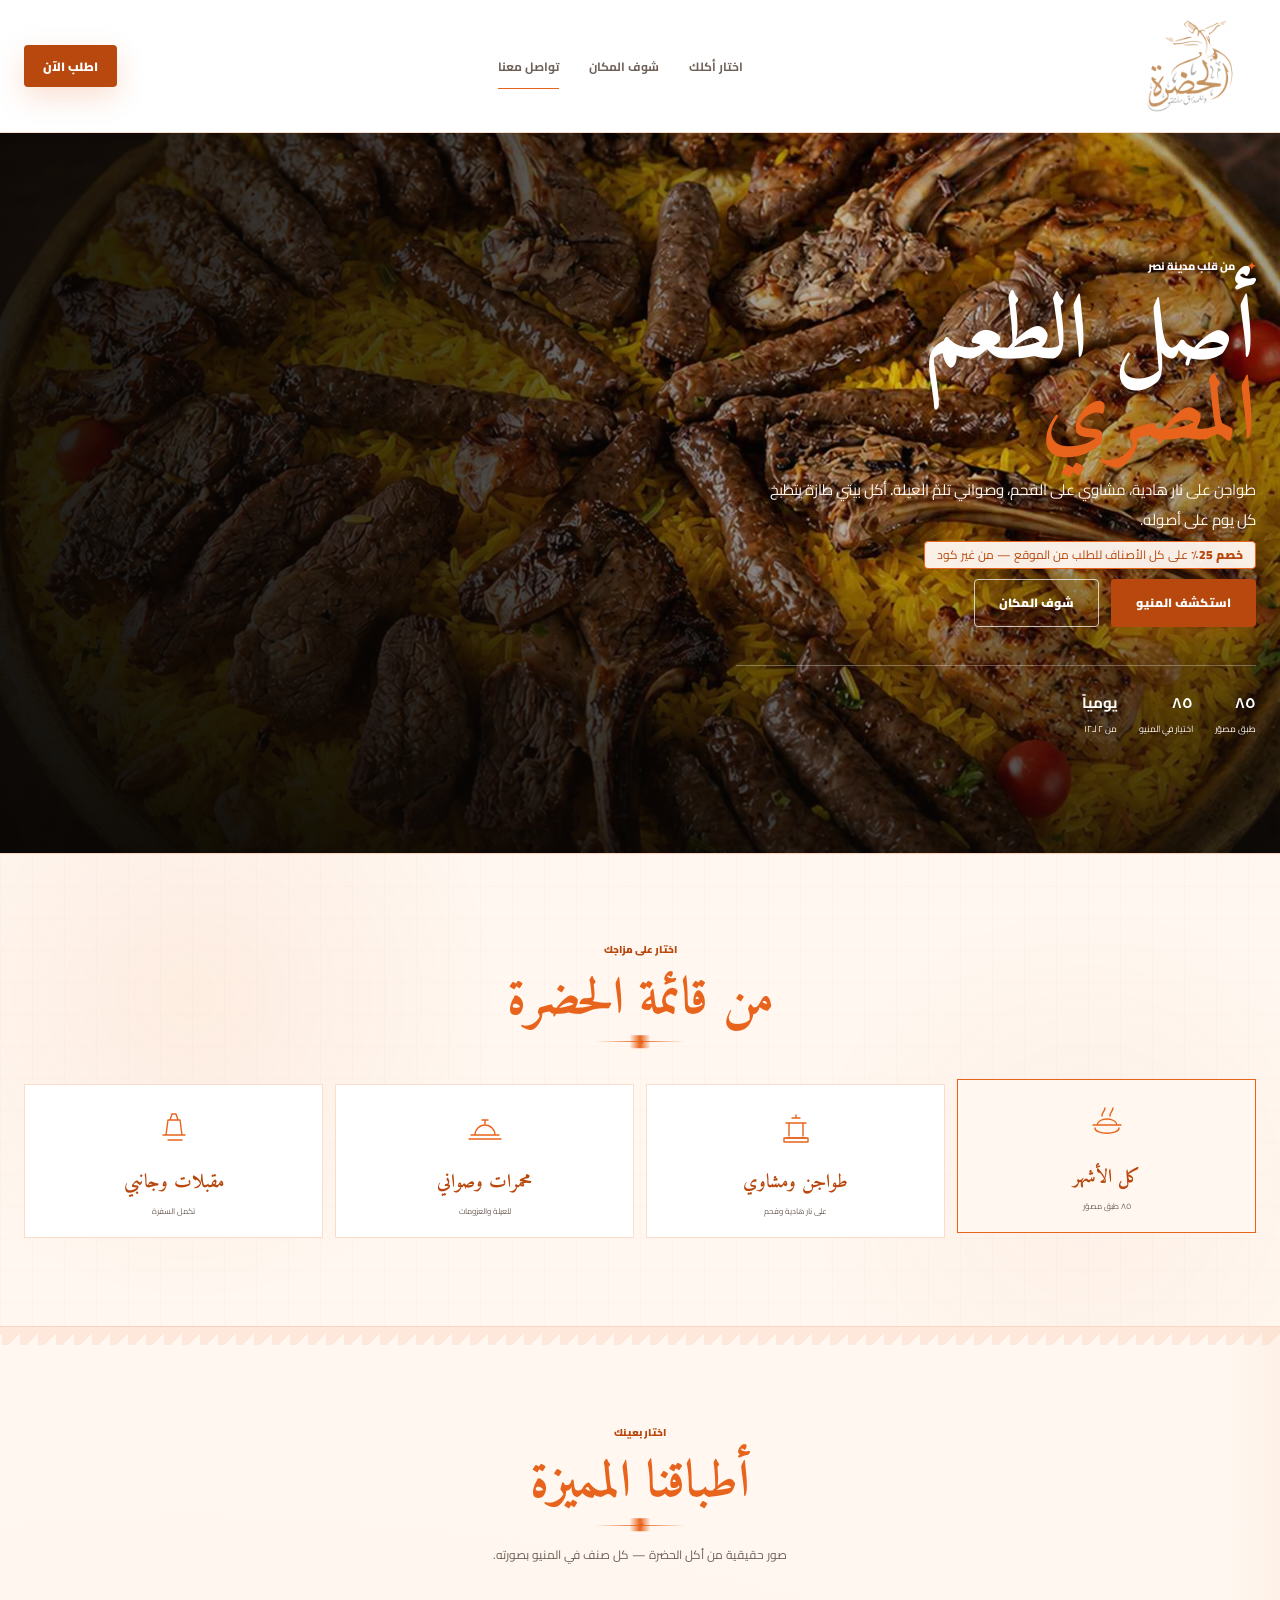
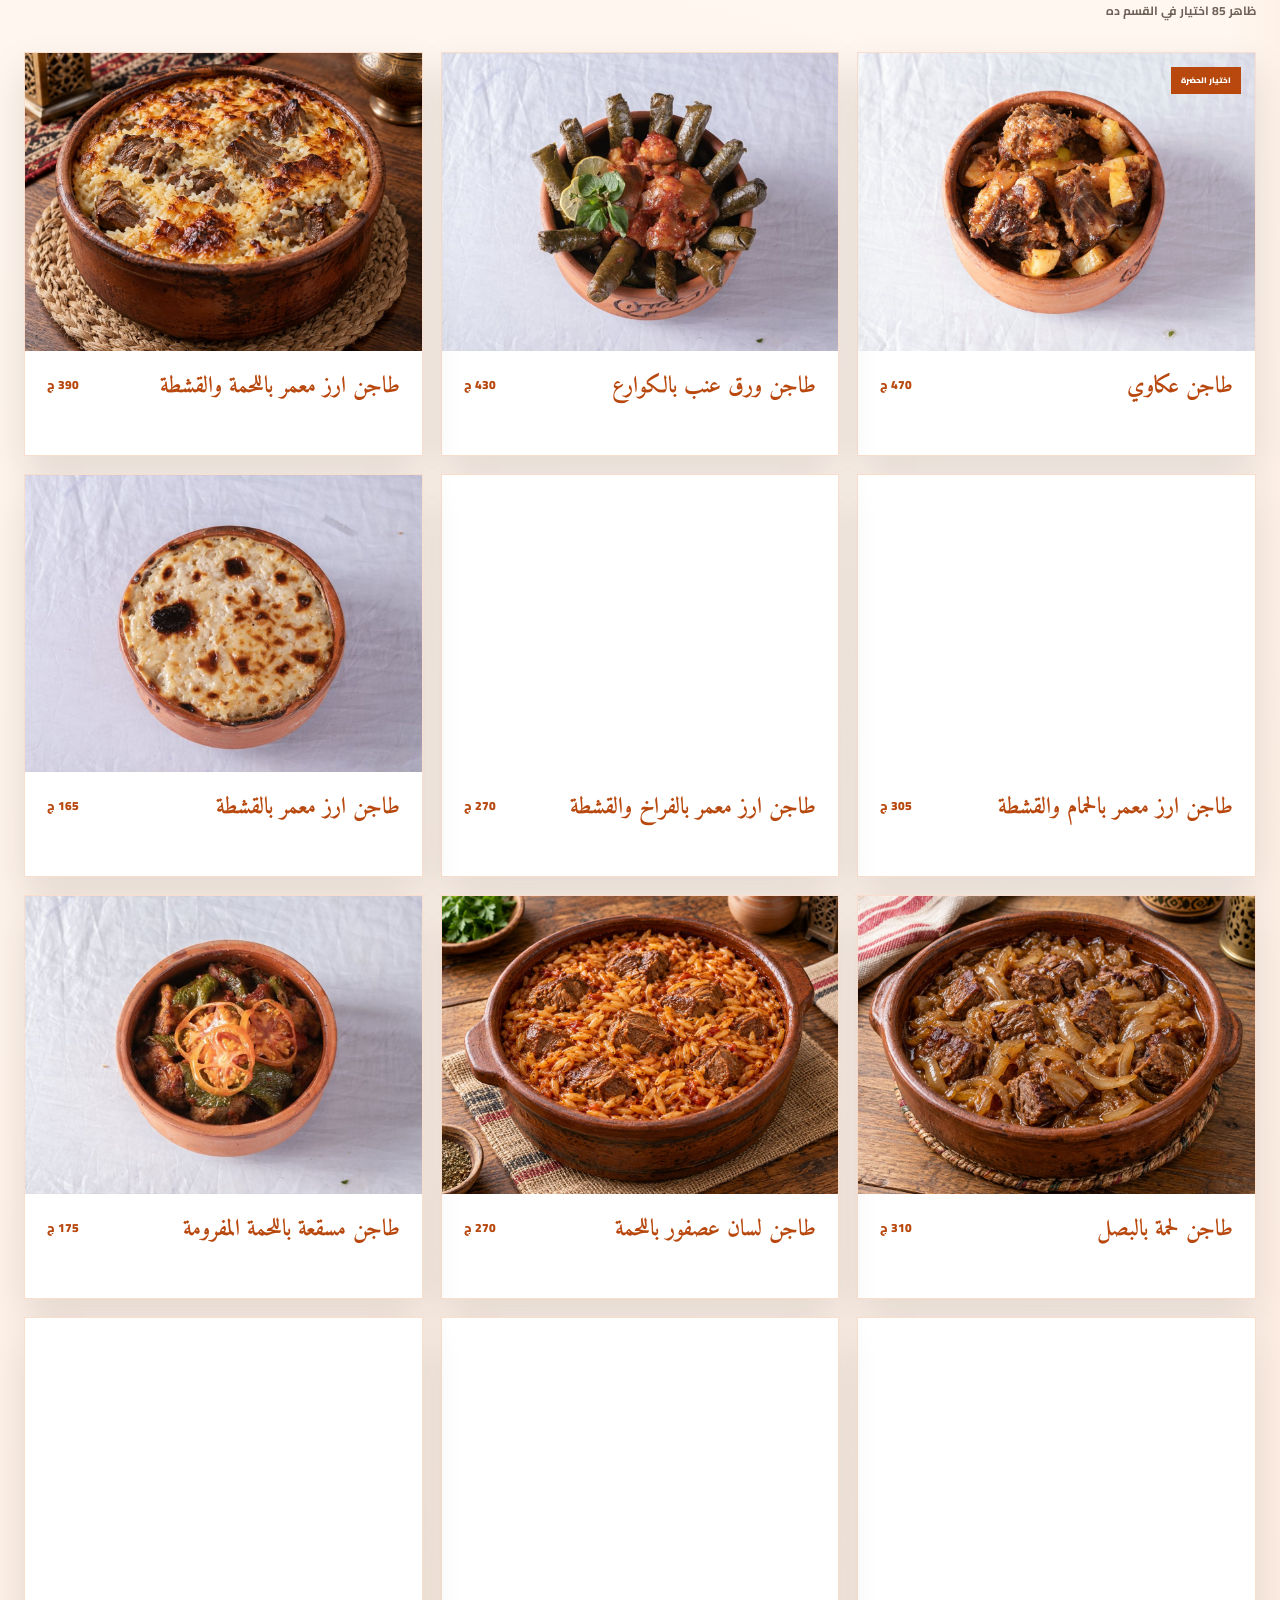
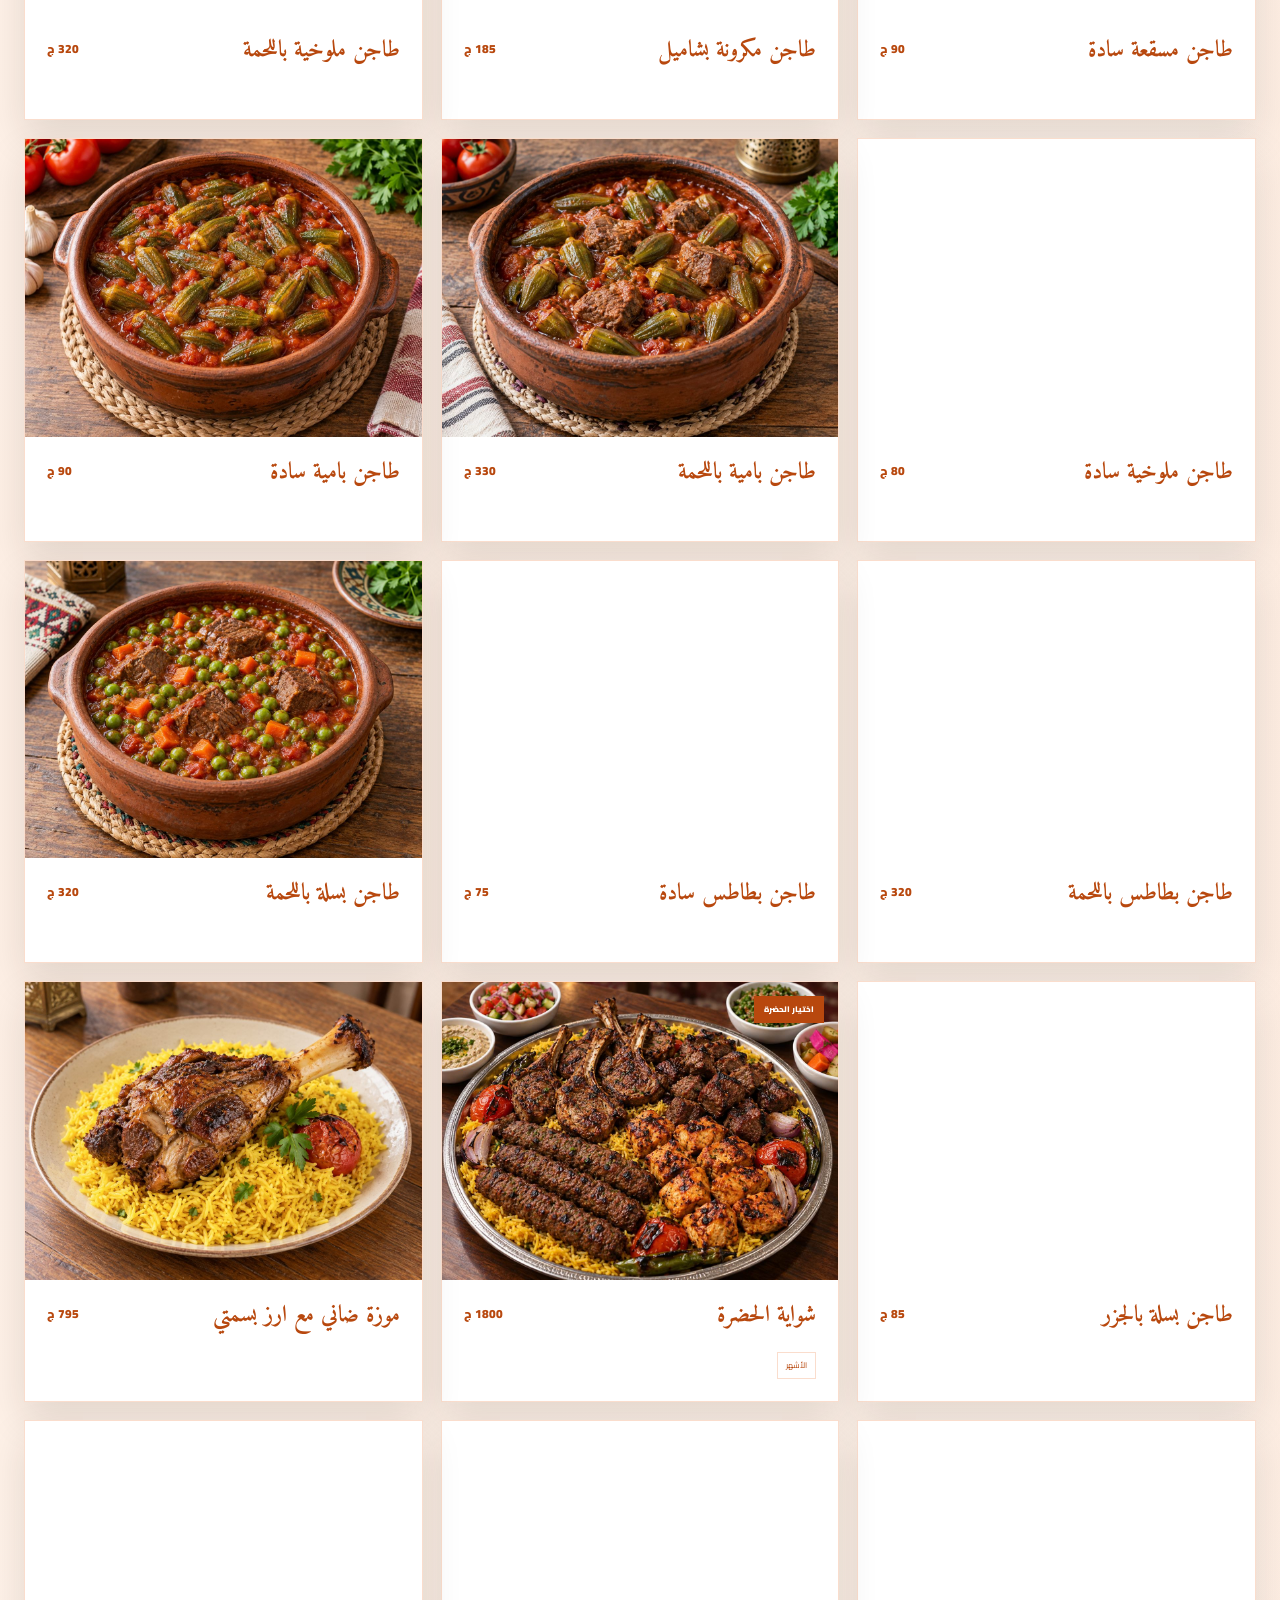
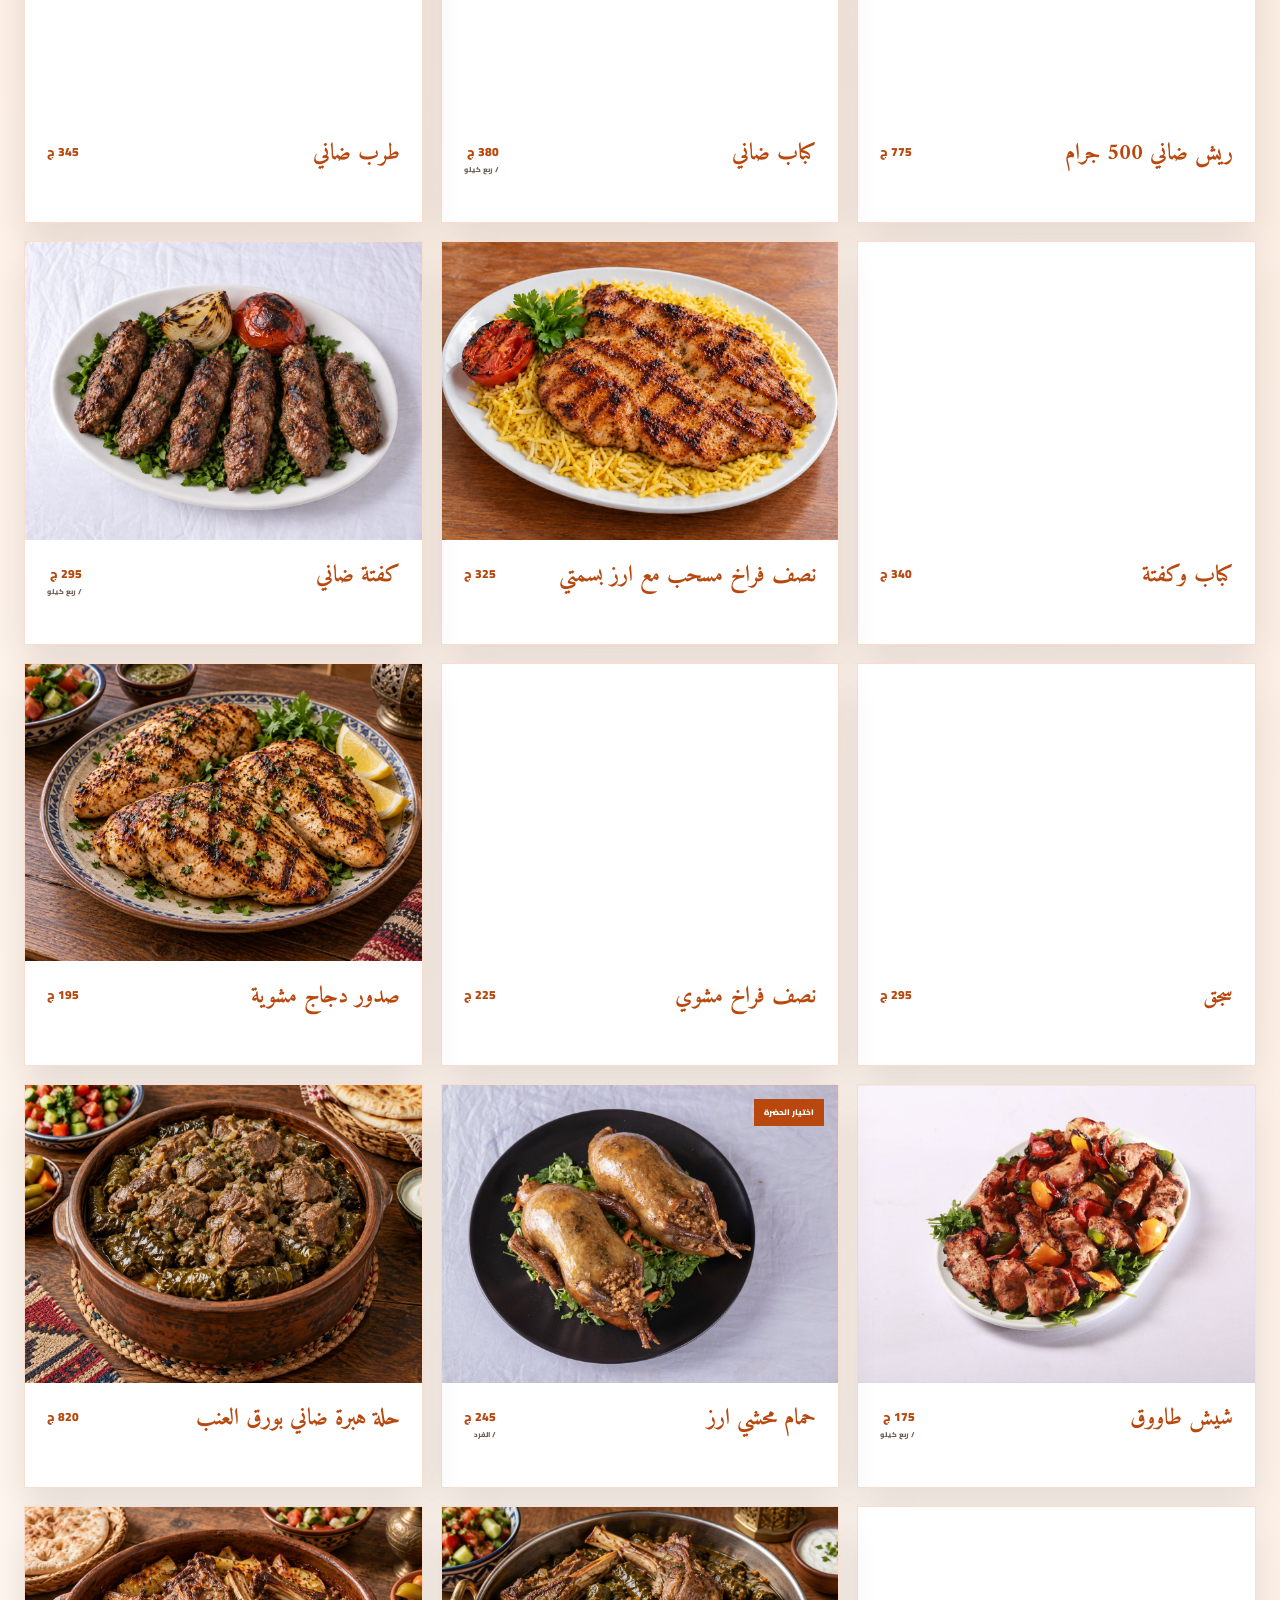
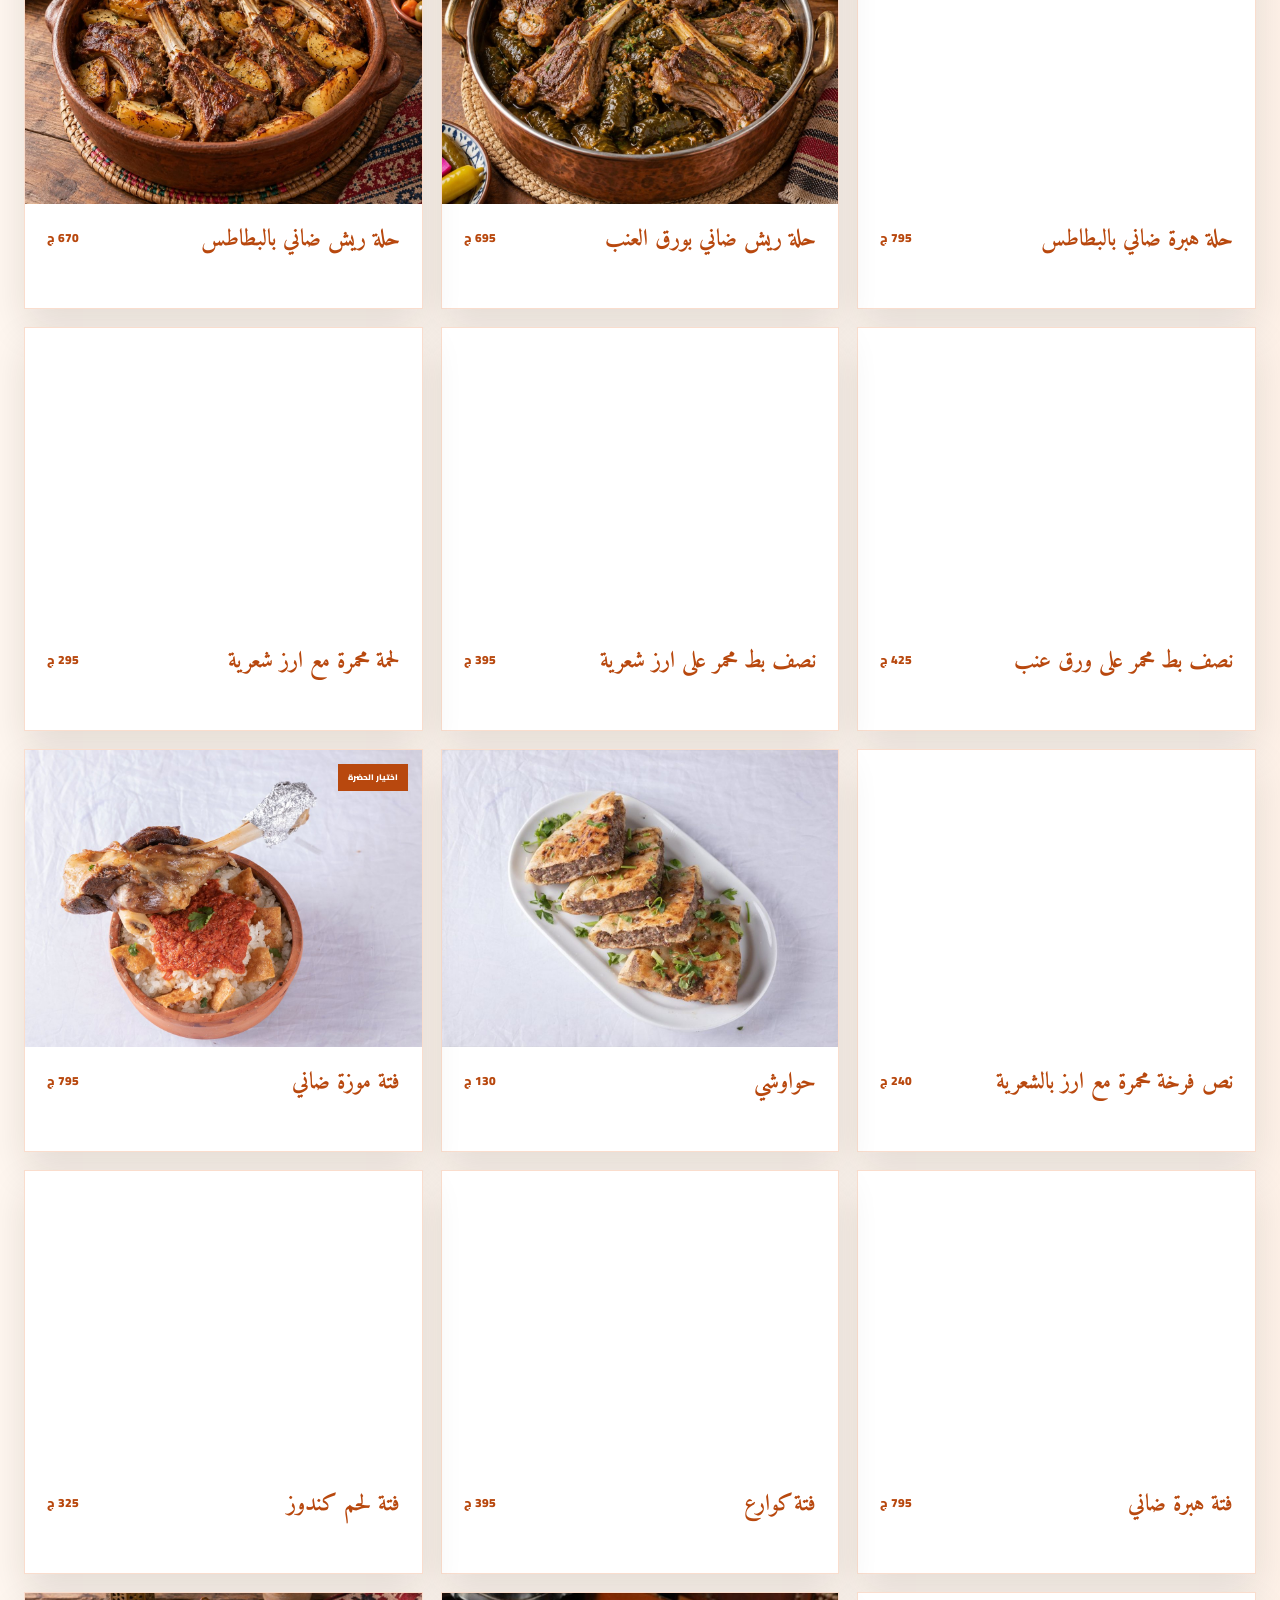
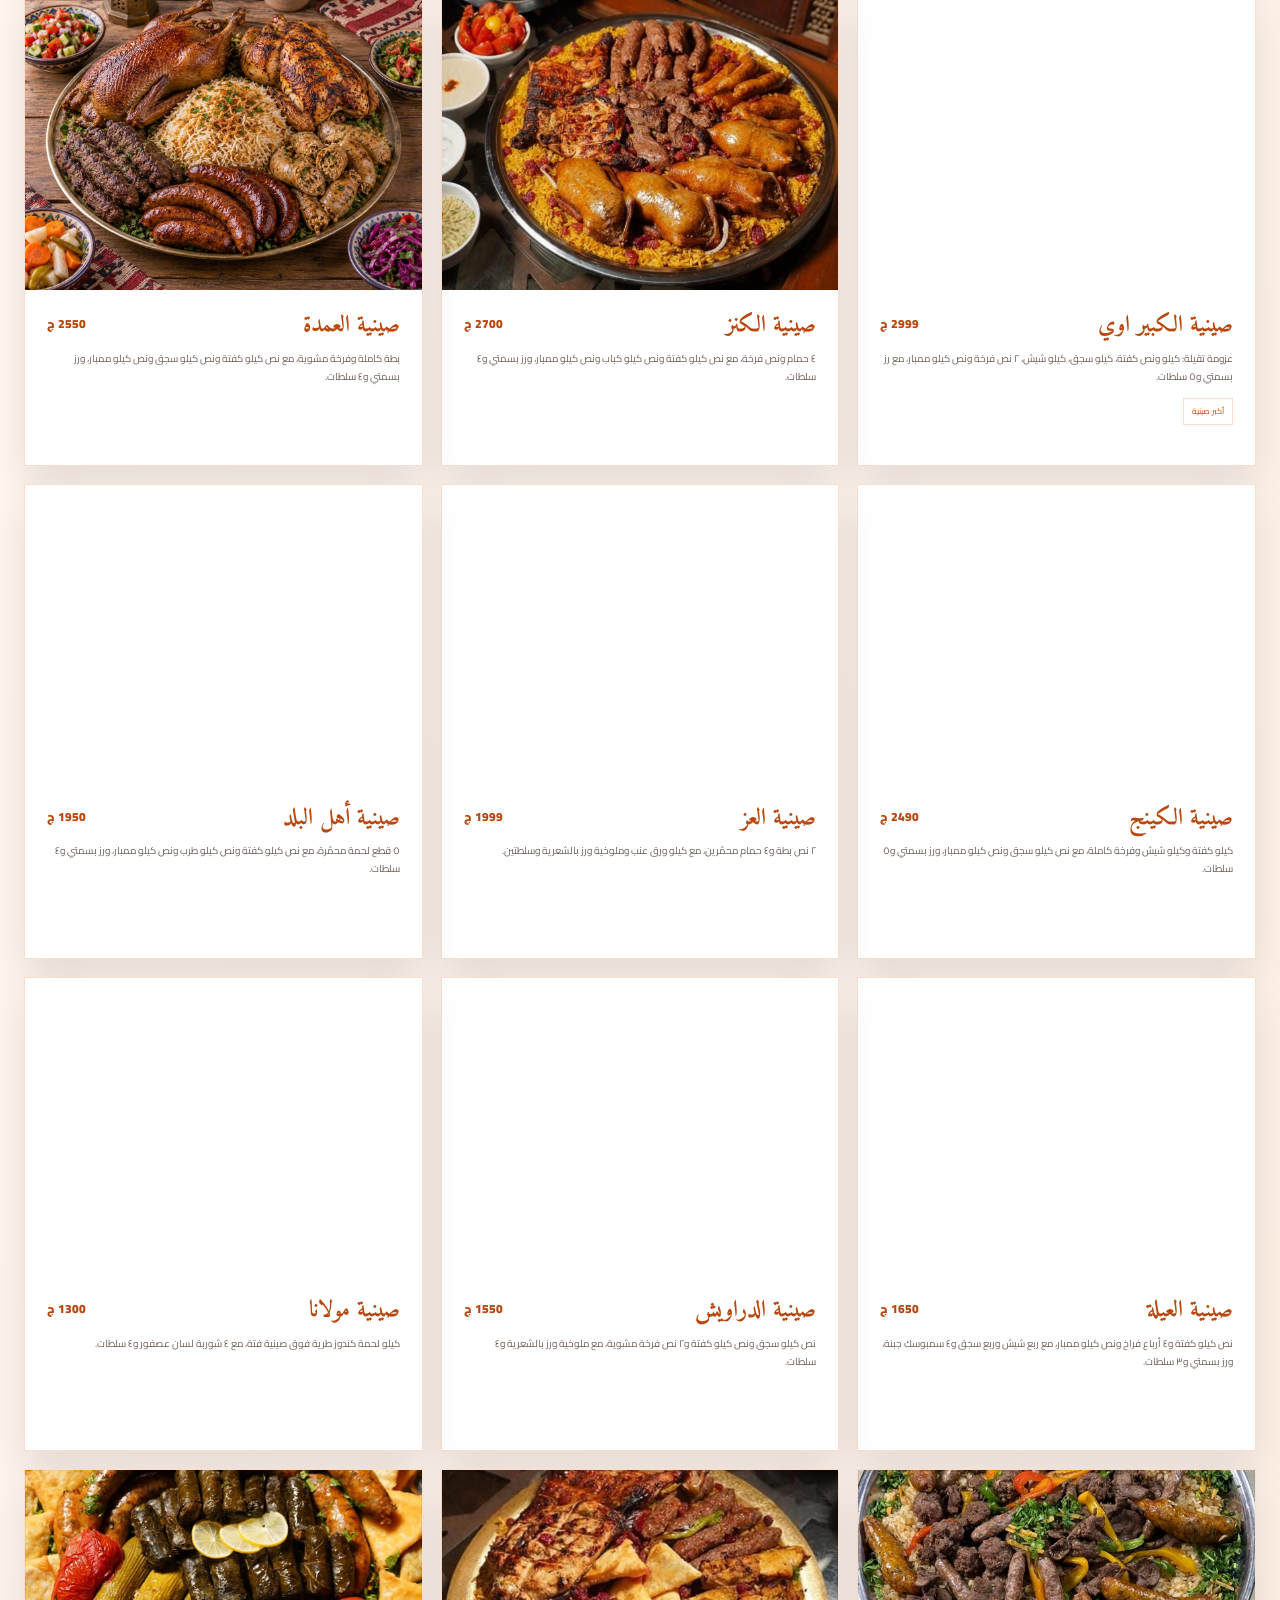
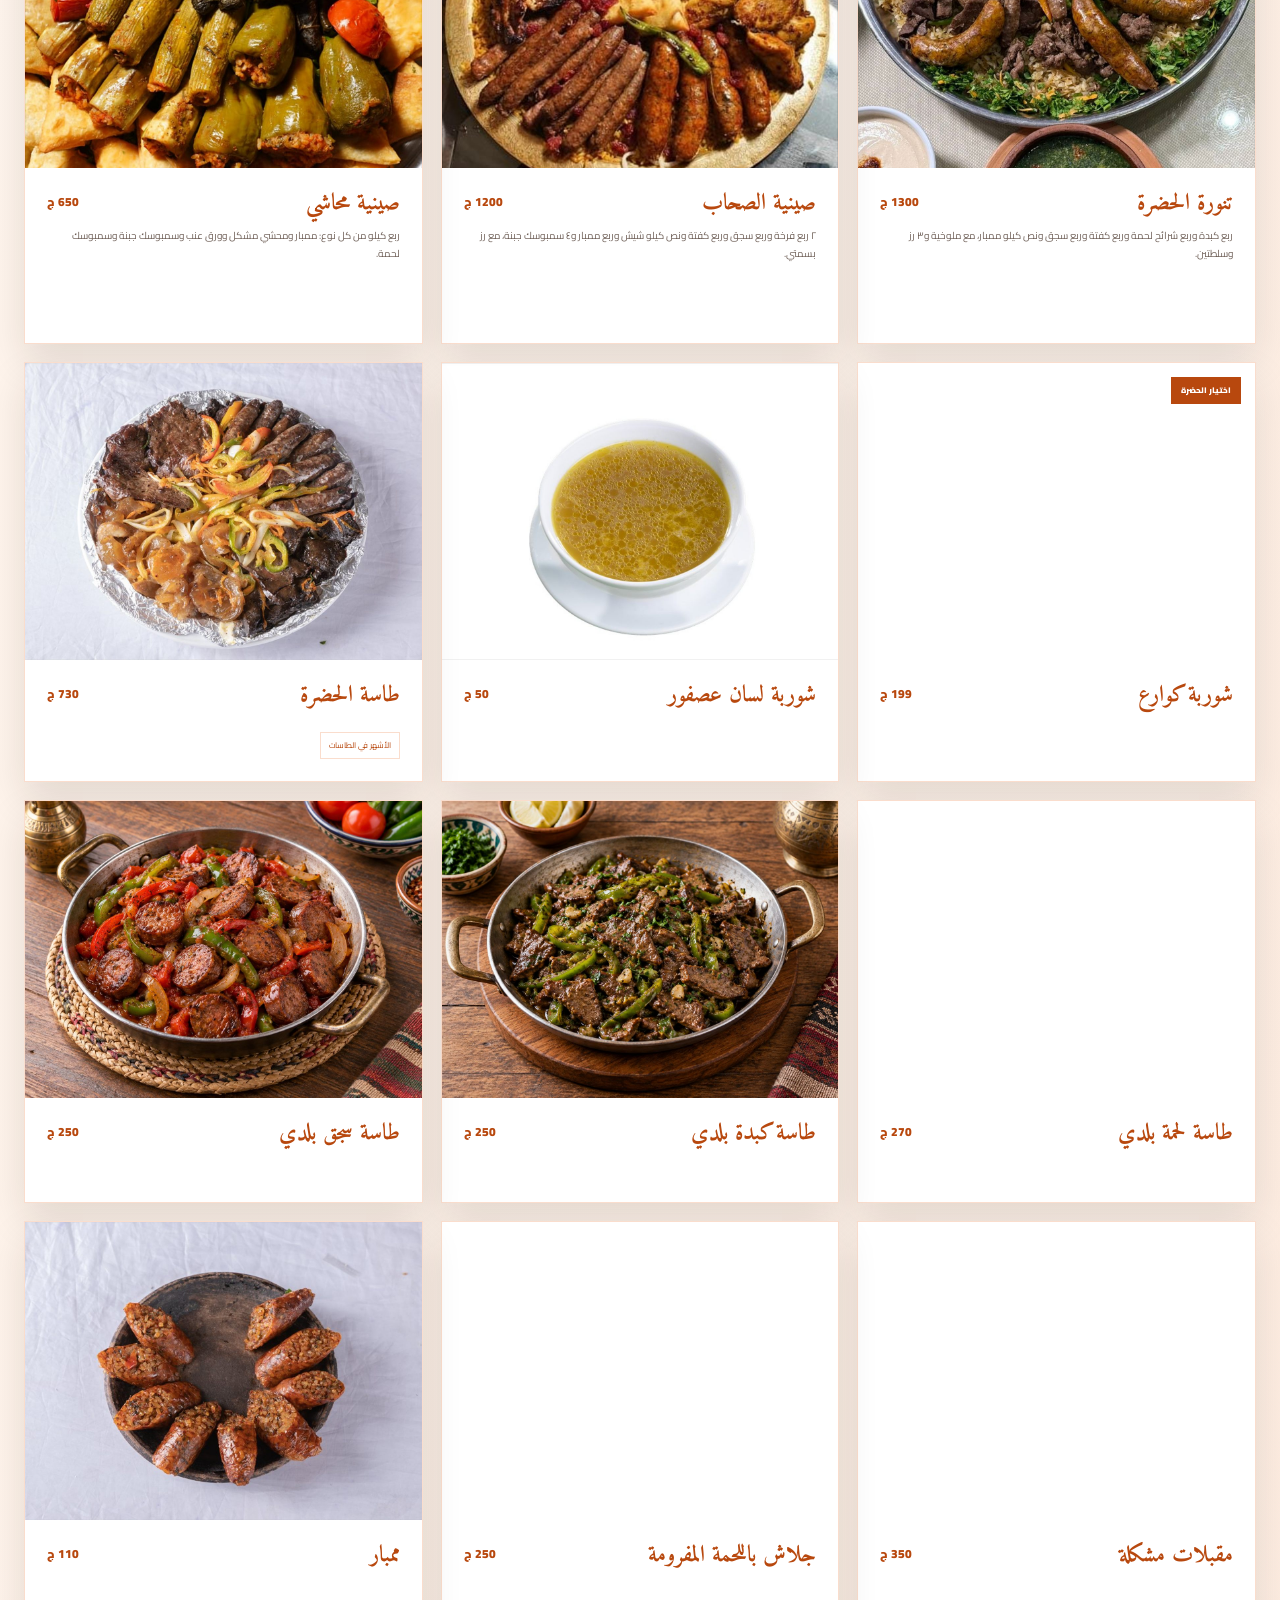
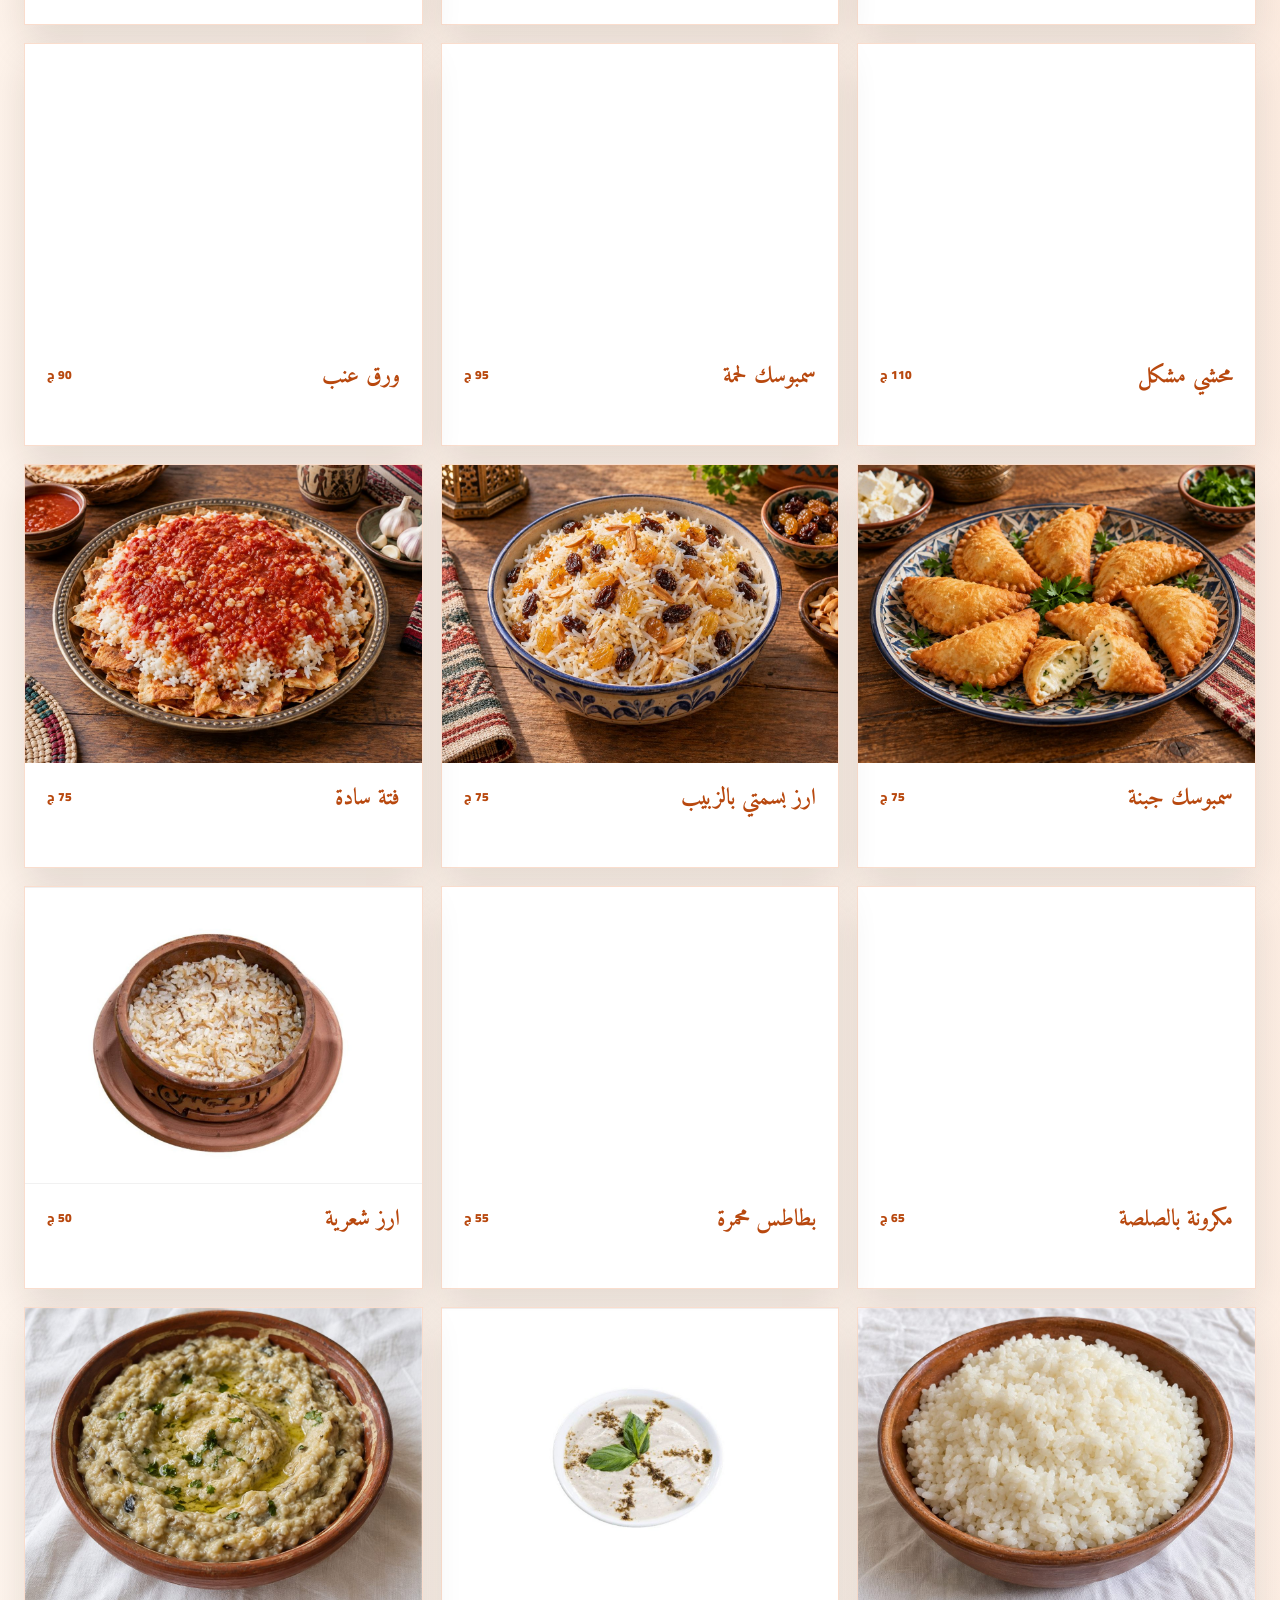
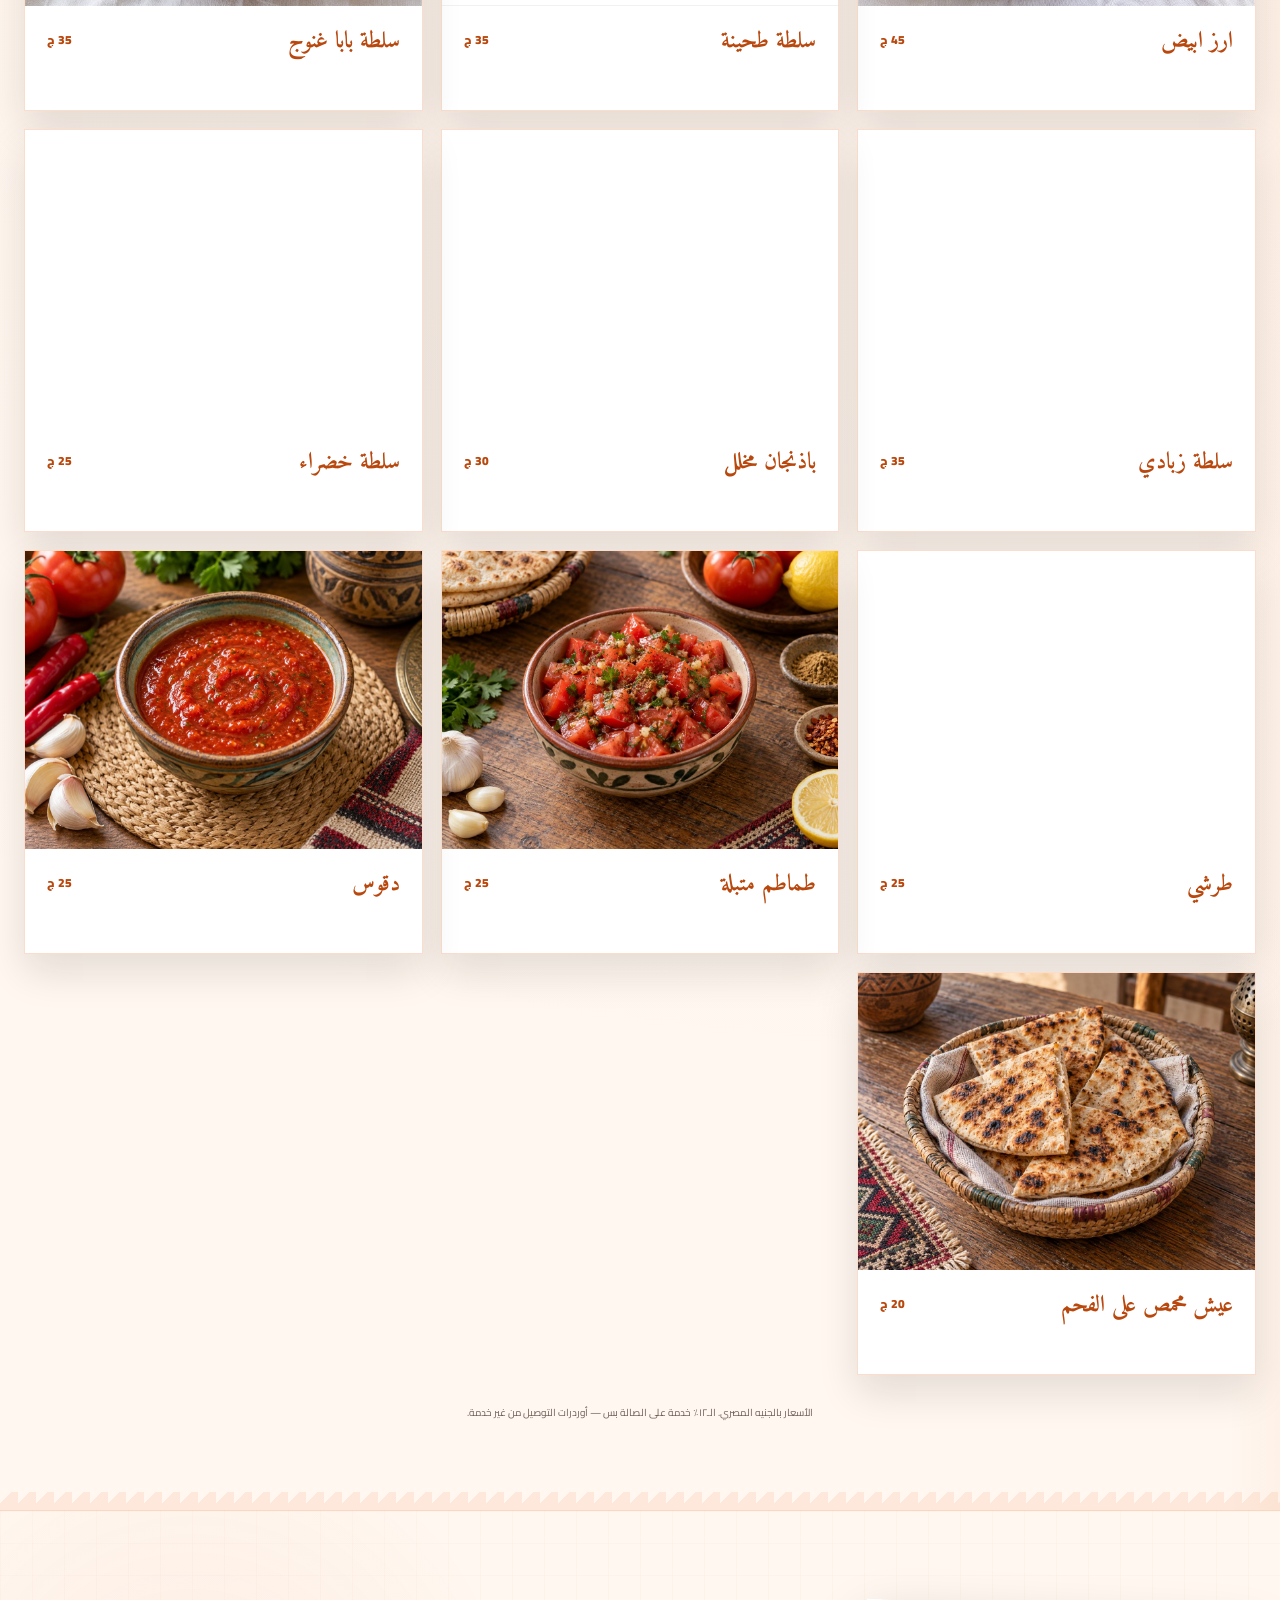
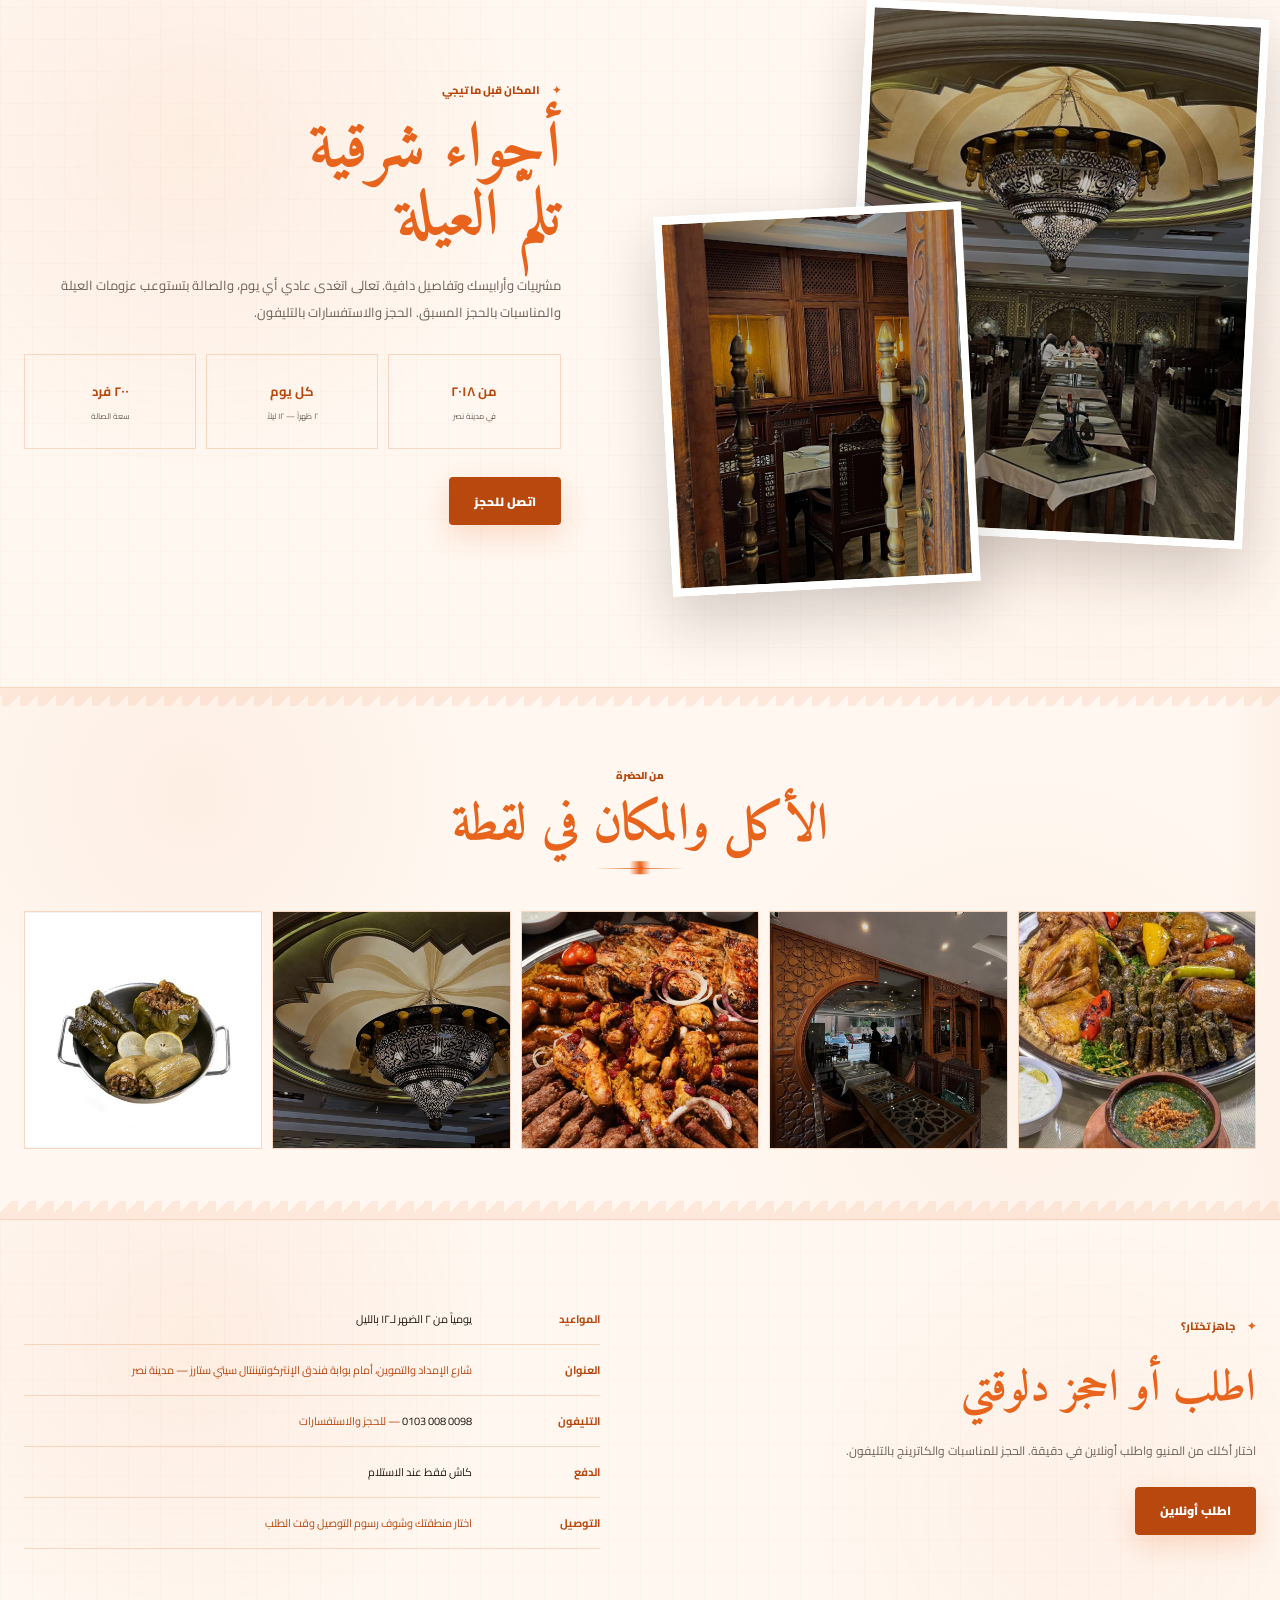
<file: index.html>
<!doctype html>
<html lang="ar" dir="rtl">
<head>
  <meta charset="utf-8">
  <meta name="viewport" content="width=device-width, initial-scale=1">
  <meta name="facebook-domain-verification" content="xsk3my73iamvfx6c0cp9a79no9pgib" />
  <meta name="theme-color" content="#ffffff">
  <meta name="description" content="الحضرة — أكل مصري بيتي على أصوله في مساكن المهندسين، مدينة نصر. طواجن، مشاوي على الفحم، محمرات، فتة وصواني، وكاترينج للمناسبات. اطلب دلوقتي أونلاين — توصيل لـ57 منطقة.">
  <link rel="canonical" href="https://elhadragroup.com/">
  <meta property="og:type" content="restaurant">
  <meta property="og:locale" content="ar_EG">
  <meta property="og:title" content="الحضرة — وللمذاق ملتقى">
  <meta property="og:description" content="أكل مصري بيتي على أصوله. طواجن، مشاوي فحم، محمرات، وصواني العزومة — من قلب مدينة نصر.">
  <meta property="og:url" content="https://elhadragroup.com/">
  <meta property="og:image" content="https://elhadragroup.com/img/og.jpg">
  <meta property="og:image:width" content="1200">
  <meta property="og:image:height" content="630">
  <meta name="twitter:card" content="summary_large_image">
  <title>الحضرة — وللمذاق ملتقى | أكل مصري بيتي، مدينة نصر</title>
  <link rel="icon" type="image/png" sizes="192x192" href="img/icon-192.png">
  <link rel="apple-touch-icon" href="img/icon-192.png">
  <link rel="preconnect" href="https://fonts.googleapis.com">
  <link rel="preconnect" href="https://fonts.gstatic.com" crossorigin>
  <link href="https://fonts.googleapis.com/css2?family=Amiri:wght@400;700&family=Cairo:wght@400;500;600;700;800;900&display=swap" rel="stylesheet">
  <script type="application/ld+json">
  {
    "@context": "https://schema.org",
    "@type": "Restaurant",
    "name": "الحضرة",
    "alternateName": "El Hadra Restaurant",
    "slogan": "وللمذاق ملتقى",
    "servesCuisine": "مصري",
    "url": "https://elhadragroup.com/",
    "telephone": "+201030080098",
    "image": "https://elhadragroup.com/img/og.jpg",
    "address": {
      "@type": "PostalAddress",
      "streetAddress": "شارع الإمداد والتموين، أمام بوابة فندق الإنتركونتيننتال سيتي ستارز، مساكن المهندسين",
      "addressLocality": "مدينة نصر",
      "addressRegion": "القاهرة",
      "addressCountry": "EG"
    },
    "geo": {
      "@type": "GeoCoordinates",
      "latitude": 30.0727945,
      "longitude": 31.3469418
    },
    "hasMap": "https://www.google.com/maps/place/Elhadra+Restaurant/@30.0727945,31.3469418,17z",
    "priceRange": "$$",
    "currenciesAccepted": "EGP",
    "paymentAccepted": "كاش",
    "maximumAttendeeCapacity": 200,
    "acceptsReservations": "True",
    "openingHoursSpecification": [{
      "@type": "OpeningHoursSpecification",
      "dayOfWeek": ["Saturday","Sunday","Monday","Tuesday","Wednesday","Thursday","Friday"],
      "opens": "14:00",
      "closes": "00:00"
    }],
    "areaServed": [
      { "@type": "Place", "name": "مدينة نصر" },
      { "@type": "Place", "name": "مصر الجديدة" },
      { "@type": "Place", "name": "التجمع" },
      { "@type": "Place", "name": "شيراتون" }
    ],
    "sameAs": [
      "https://www.facebook.com/elhadra.rest",
      "https://www.instagram.com/elhadra.restaurant",
      "https://www.tiktok.com/@elhadra_restaurant"
    ]
  }
  </script>
  <link rel="stylesheet" href="style.css">
  <script src="pixel.js"></script>
</head>
<body>
<noscript><img height="1" width="1" style="display:none" alt=""
  src="https://www.facebook.com/tr?id=423846121992439&ev=PageView&noscript=1"></noscript>
<a class="skip" href="#main">تخطَّ إلى المحتوى</a>
<span class="top-anchor" id="top" aria-hidden="true"></span>

<header class="header" id="header">
  <div class="shell nav-shell">
    <a class="logo" href="#top" aria-label="الحضرة — الصفحة الرئيسية">
      <img src="img/logo.png" alt="شعار الحضرة" width="132" height="132">
    </a>
    <nav class="nav-links" aria-label="التنقل الرئيسي">
      <a href="#menu">اختار أكلك</a>
      <a href="#hall">شوف المكان</a>
      <a href="#contact">تواصل معنا</a>
    </nav>
    <a class="gold-button header-cta" href="order.html">اطلب الآن</a>
    <button class="nav-toggle" id="navToggle" type="button" aria-label="فتح القائمة" aria-expanded="false">☰</button>
  </div>
</header>

<main id="main">

  <section class="hero" aria-labelledby="hero-title">
    <div class="hero-shade"></div>
    <div class="shell hero-inner">
      <div class="hero-copy">
        <span class="ornament-label">من قلب مدينة نصر</span>
        <h1 id="hero-title">أصل الطعم<br><em>المصري</em></h1>
        <p>طواجن على نار هادية، مشاوي على الفحم، وصواني تلمّ العيلة. أكل بيتي طازة يتطبخ كل يوم على أصوله.</p>
        <p class="discount-badge"><b>خصم 25٪</b> على كل الأصناف للطلب من الموقع — من غير كود</p>
        <div class="hero-actions">
          <a class="gold-button" href="#menu">استكشف المنيو</a>
          <a class="ghost-button" href="#hall">شوف المكان</a>
        </div>
        <div class="hero-trust" aria-label="معلومات سريعة">
          <span><b>٨٥</b> طبق مصوّر</span>
          <span><b>٨٥</b> اختيار في المنيو</span>
          <span><b>يومياً</b> من ٢ لـ١٢</span>
        </div>
      </div>
    </div>
  </section>

  <section class="menu-section" id="menu">
    <div class="category-band dark-texture">
      <div class="shell">
        <div class="section-heading light">
          <span>اختار على مزاجك</span>
          <h2>من قائمة الحضرة</h2>
          <i></i>
        </div>
        <div class="category-grid tabs" role="tablist" aria-label="أقسام المنيو">
          <button class="category tab" role="tab" aria-selected="true" data-group="popular">
            <svg viewBox="0 0 48 48" aria-hidden="true"><path d="M12 30c0 7 24 7 24 0M10 27h28M14 27c1-8 19-8 20 0"/><path d="M19 18c0-4 3-5 3-8M27 18c0-4 3-5 3-8"/></svg>
            <b>كل الأشهر</b><small>٨٥ طبق مصوّر</small>
          </button>
          <button class="category tab" role="tab" aria-selected="false" data-group="classics">
            <svg viewBox="0 0 48 48" aria-hidden="true"><path d="M14 35h20M17 33V20h14v13M14 20h20M20 15h8M24 15v-3"/><path d="M12 35h24v4H12z"/></svg>
            <b>طواجن ومشاوي</b><small>على نار هادية وفحم</small>
          </button>
          <button class="category tab" role="tab" aria-selected="false" data-group="platters">
            <svg viewBox="0 0 48 48" aria-hidden="true"><path d="M10 32h28M14 32a10 10 0 0 1 20 0M24 22v-5M21 17h6"/><path d="M8 36h32"/></svg>
            <b>محمرات وصواني</b><small>للعيلة والعزومات</small>
          </button>
          <button class="category tab" role="tab" aria-selected="false" data-group="sides">
            <svg viewBox="0 0 48 48" aria-hidden="true"><path d="M13 32h22M16 32l2-15h12l2 15M20 17l2-6h4l2 6"/><path d="M18 37h14"/></svg>
            <b>مقبلات وجانبي</b><small>تكمل السفرة</small>
          </button>
        </div>
      </div>
    </div>

    <div class="paper-section menu-paper">
      <div class="shell">
        <div class="section-heading">
          <span>اختار بعينك</span>
          <h2>أطباقنا المميزة</h2>
          <i></i>
          <p>صور حقيقية من أكل الحضرة — كل صنف في المنيو بصورته.</p>
        </div>
        <div class="menu-toolbar">
          <p class="menu-status" id="menuStatus" aria-live="polite"></p>
        </div>
        <div class="menu-grid" id="menuGrid"></div>
        <p class="menu-note">الأسعار بالجنيه المصري. الـ١٢٪ خدمة على الصالة بس — أوردرات التوصيل من غير خدمة.</p>
      </div>
    </div>
  </section>

  <section class="about dark-texture" id="hall">
    <div class="shell about-grid">
      <div class="photo-stack" aria-label="صور من صالة الحضرة">
        <figure class="photo-main"><img src="img/gallery-1.jpg" alt="صالة الحضرة بالنجفة الشرقية والمشربيات" loading="lazy"></figure>
        <figure class="photo-small"><img src="img/gallery-5.jpg" alt="تفاصيل خشب وأرابيسك من صالة الحضرة" loading="lazy"></figure>
      </div>
      <div class="about-copy">
        <span class="ornament-label">المكان قبل ما تيجي</span>
        <h2>أجواء شرقية<br>تلمّ العيلة</h2>
        <p>مشربيات وأرابيسك وتفاصيل دافية. تعالى اتغدى عادي أي يوم، والصالة بتستوعب عزومات العيلة والمناسبات بالحجز المسبق. الحجز والاستفسارات بالتليفون.</p>
        <div class="facts">
          <span><b>من ٢٠١٨</b><small>في مدينة نصر</small></span>
          <span><b>كل يوم</b><small>٢ ظهراً — ١٢ ليلاً</small></span>
          <span><b>٢٠٠ فرد</b><small>سعة الصالة</small></span>
        </div>
        <a class="gold-button" href="tel:+201030080098">اتصل للحجز</a>
      </div>
    </div>
  </section>

  <section class="paper-section gallery-section" aria-labelledby="gallery-title">
    <div class="shell">
      <div class="section-heading">
        <span>من الحضرة</span>
        <h2 id="gallery-title">الأكل والمكان في لقطة</h2>
        <i></i>
      </div>
      <div class="gallery-strip">
        <img src="img/dish-sinia-ezz.jpg" alt="صينية العز" loading="lazy">
        <img src="img/gallery-3.jpg" alt="مدخل الحضرة من جوه" loading="lazy">
        <img src="img/dish-sinia-kebir.jpg" alt="صينية الكبير أوي" loading="lazy">
        <img src="img/gallery-2.jpg" alt="نجفة الحضرة الشرقية والقبة" loading="lazy">
        <img src="img/dish-mahshi-meshakel.jpg" alt="محشي مشكل" loading="lazy">
      </div>
    </div>
  </section>

  <section class="contact dark-texture" id="contact">
    <div class="shell contact-grid">
      <div>
        <span class="ornament-label">جاهز تختار؟</span>
        <h2>اطلب أو احجز دلوقتي</h2>
        <p>اختار أكلك من المنيو واطلب أونلاين في دقيقة. الحجز للمناسبات والكاترينج بالتليفون.</p>
        <a class="gold-button" href="order.html">اطلب أونلاين</a>
      </div>
      <ul>
        <li><b>المواعيد</b><span>يومياً من ٢ الضهر لـ١٢ بالليل</span></li>
        <li><b>العنوان</b><a href="https://www.google.com/maps/place/Elhadra+Restaurant/@30.0727945,31.3469418,17z" target="_blank" rel="noopener">شارع الإمداد والتموين، أمام بوابة فندق الإنتركونتيننتال سيتي ستارز — مدينة نصر</a></li>
        <li><b>التليفون</b><a href="tel:+201030080098"><span dir="ltr">0103 008 0098</span> — للحجز والاستفسارات</a></li>
        <li><b>الدفع</b><span>كاش فقط عند الاستلام</span></li>
        <li><b>التوصيل</b><a href="order.html">اختار منطقتك وشوف رسوم التوصيل وقت الطلب</a></li>
      </ul>
    </div>
  </section>
</main>

<footer class="footer">
  <div class="shell footer-grid">
    <div class="footer-brand"><img src="img/logo.png" alt="" width="96" height="96"><b>الحضرة</b><span>أكل مصري بيتي على أصوله</span></div>
    <div><b>روابط سريعة</b><a href="#menu">الأطباق</a><a href="#hall">المكان</a><a href="#contact">تواصل معنا</a><a href="privacy.html">سياسة الخصوصية</a></div>
    <div><b>تابعنا</b><a href="https://www.facebook.com/elhadra.rest" target="_blank" rel="noopener">فيسبوك</a><a href="https://www.instagram.com/elhadra.restaurant" target="_blank" rel="noopener">إنستجرام</a><a href="https://www.tiktok.com/@elhadra_restaurant" target="_blank" rel="noopener">تيك توك</a></div>
  </div>
  <p>© <span id="year">2026</span> الحضرة — كل الحقوق محفوظة.</p>
</footer>

<a class="order-fab" href="order.html">اطلب دلوقتي</a>

<script>
/* ============================================================================
   مصدر البيانات: menu el hadra-10.pdf — modified 2026-04-03
   استخرجه كودكس وسلّمه في HANDOFF.md، قسم «تحديث المنيو الحالية + صورة الهيرو».

   الأسماء والأسعار من الـPDF حرفياً. الأوصاف نوعين:
   - أوصاف الأكلات العادية: اتكتبت بناءً على الطريقة المعروفة، بموافقة كريم.
   - محتويات الصواني الـ12 وطاسة الحضرة وشواية الحضرة والمقبلات المشكلة:
     منقولة حرفياً من PDF المنيو (اتقري بالكامل 2026-08-13) — متغيرهاش
     من غير ما ترجع للمنيو الأصلي.

   الأوزان: ربع كيلو للمشاوي — مؤكدة من كريم ومن عنوان القسم في الـPDF
   («الاسعار بالربع كيلو»).

   الخدمة: الـPDF بيقول «يضاف 12% خدمة» — مذكورة في menu-note.
   ============================================================================ */
const MENU = {
  tajin: [
    { n: "طاجن عكاوي", d: "عكاوي طرية مستوية على مهل، مع بصل وبطاطس متشرّبين الصوص.", p: 470, star: true, img: "dish-tagen-okawi.jpg" },
    { n: "طاجن ورق عنب بالكوارع", d: "ورق عنب متسبّك ومحشي رز متبّل، فوقه كوارع طرية وصوص طماطم بالثوم.", p: 430, img: "dish-warak-enab-kawaree.jpg" },
    { n: "طاجن ارز معمر باللحمة والقشطة", d: "رز معمر كريمي بالقشطة، جواه مكعبات لحمة طرية ورشة جوزة الطيب.", p: 390, img: "dish-roz-moammar-lahma.jpg" },
    { n: "طاجن ارز معمر بالحمام والقشطة", d: "رز معمر كريمي بالقشطة وقطع حمام، داخل الفرن لحد ما ياخد وش دهبي.", p: 305, img: "dish-roz-moammar-hamam.jpg" },
    { n: "طاجن ارز معمر بالفراخ والقشطة", d: "رز معمر طري بالقشطة، مع شرائح فراخ ووش محمّر من الفرن.", p: 270, img: "dish-roz-moammar-farakh.jpg" },
    { n: "طاجن ارز معمر بالقشطة", d: "رز مصري كريمي بالقشطة، متحمّر في الفرن ووشه دهبي.", p: 165, img: "dish-roz-moammar.jpg" },
    { n: "طاجن لحمة بالبصل", d: "قطع لحمة طرية مستوية بهدوء، وسط بصل كتير وصوص غني.", p: 310, img: "dish-tagen-lahma-basal.jpg" },
    { n: "طاجن لسان عصفور باللحمة", d: "لسان عصفور متشرّب مرقة اللحمة، مع قطع طرية ووش فرن محمّر.", p: 270, img: "dish-tagen-lesan-lahma.jpg" },
    { n: "طاجن مسقعة باللحمة المفرومة", d: "باذنجان مقلي طري، لحمة مفرومة وصوص طماطم متسبّك في طاجن واحد.", p: 175, img: "dish-mosaqaa-lahma.jpg" },
    { n: "طاجن مسقعة سادة", d: "باذنجان مقلي طري داخل صوص طماطم متسبّك بالثوم.", p: 90, img: "dish-mosaqaa-sada.jpg" },
    { n: "طاجن مكرونة بشاميل", d: "مكرونة طرية تحت طبقة بشاميل كريمية، داخلة الفرن لحد ما وشها يحمر.", p: 185, img: "dish-macarona-bechamel.jpg" },
    { n: "طاجن ملوخية باللحمة", d: "ملوخية خضرا بطشة الثوم والكزبرة، ومعاها قطع لحمة طرية.", p: 320, img: "dish-molokheya-lahma.jpg" },
    { n: "طاجن ملوخية سادة", d: "ملوخية خضرا بطشة ثوم وكزبرة واضحة، خفيفة وسخنة.", p: 80, img: "dish-molokheya-sada.jpg" },
    { n: "طاجن بامية باللحمة", d: "بامية طرية مع قطع لحمة وصوص طماطم متسبّك.", p: 330, img: "dish-bamia-lahma.jpg" },
    { n: "طاجن بامية سادة", d: "بامية طرية في صوص طماطم متسبّك بلمسة ثوم.", p: 90, img: "dish-bamia-sada.jpg" },
    { n: "طاجن بطاطس باللحمة", d: "بطاطس طرية مع قطع لحمة وصوص طماطم داخل طاجن سخن.", p: 320, img: "dish-batates-lahma.jpg" },
    { n: "طاجن بطاطس سادة", d: "بطاطس طرية متشرّبة صوص طماطم متسبّك.", p: 75, img: "dish-batates-sada.jpg" },
    { n: "طاجن بسلة باللحمة", d: "بسلة وجزر مع قطع لحمة طرية في صوص طماطم بيتي.", p: 320, img: "dish-besella-lahma.jpg" },
    { n: "طاجن بسلة بالجزر", d: "بسلة حلوة وجزر مكعبات في صوص طماطم خفيف ومتسبّك.", p: 85, img: "dish-besella-gazar.jpg" }
  ],
  grill: [
    { n: "شواية الحضرة", d: "ريش وكباب وكفتة وشيش طاووق على الفحم، مع رز بسمتي و٤ سلطات.", p: 1800, tag: "الأشهر", star: true, img: "dish-shwayet-hadra.jpg" },
    { n: "موزة ضاني مع ارز بسمتي", d: "موزة ضاني مشوية لحد ما تبقى طرية، على رز بسمتي أصفر.", p: 795, img: "dish-moza-dany-basmati.jpg" },
    { n: "ريش ضاني 500 جرام", d: "ريش ضاني طرية بتتبيلة الحضرة، واخدة تحميرة الفحم.", p: 775, img: "dish-rish-dany.jpg" },
    { n: "كباب ضاني", d: "مكعبات ضاني طرية ومتتبّلة، مشوية على الفحم لحد التحميرة.", p: 380, unit: "/ ربع كيلو", img: "dish-kabab-dany.jpg" },
    { n: "طرب ضاني", d: "لحم ضاني مفروم ملفوف في الشحمة، مشوي وطري من جوه.", p: 345, img: "dish-tarb-dany.jpg" },
    { n: "كباب وكفتة", d: "كباب ضاني طري وكفتة متبّلة، الاتنين مشويين على الفحم.", p: 340, img: "dish-kabab-kofta.jpg" },
    { n: "نصف فراخ مسحب مع ارز بسمتي", d: "نص فرخة مسحّبة ومتتبّلة، مشوية على الفحم مع رز بسمتي.", p: 325, img: "dish-nos-farakh-mesahab.jpg" },
    { n: "كفتة ضاني", d: "كفتة ضاني متبّلة ومشوية على السيخ، طرية من جوه ومحمّرة بره.", p: 295, unit: "/ ربع كيلو", img: "dish-kofta-dany.jpg" },
    { n: "سجق", d: "سجق شرقي متبّل ومشوي على الفحم لحد ما ياخد تحميرة حلوة.", p: 295, img: "dish-sogok.jpg" },
    { n: "نصف فراخ مشوي", d: "نص فرخة متبّلة ومشوية على الفحم، محمّرة بره وطرية جوه.", p: 225, img: "dish-nos-farkha.jpg" },
    { n: "صدور دجاج مشوية", d: "صدور فراخ متبّلة ومشوية على الفحم لحد التحميرة.", p: 195, img: "dish-sodor-farakh.jpg" },
    { n: "شيش طاووق", d: "مكعبات صدور فراخ متبّلة، مشوية على الفحم وطريّة من جوه.", p: 175, unit: "/ ربع كيلو", img: "dish-shish-tawook.jpg" }
  ],
  oven: [
    { n: "حمام محشي ارز", d: "حمامة محشية رز متبّل بالقرفة وجوزة الطيب، محمّرة ومعاها بطاطس.", p: 245, unit: "/ الفرد", star: true, img: "dish-hamam.jpg" },
    { n: "حلة هبرة ضاني بورق العنب", d: "هبرة ضاني طرية مستوية على مهل، فوق ورق عنب متشرّب المرقة.", p: 820, img: "dish-hala-hebra-warak-enab.jpg" },
    { n: "حلة هبرة ضاني بالبطاطس", d: "هبرة ضاني طرية مستوية على مهل، مع بطاطس متشرّبة المرقة.", p: 795, img: "dish-hala-hebra-batates.jpg" },
    { n: "حلة ريش ضاني بورق العنب", d: "ريش ضاني طرية في الحلة، فوق ورق عنب متسبّك ومتشرّب الطعم.", p: 695, img: "dish-hala-rish-warak-enab.jpg" },
    { n: "حلة ريش ضاني بالبطاطس", d: "ريش ضاني طرية في الحلة، مع بطاطس مستوية في المرقة.", p: 670, img: "dish-hala-rish-batates.jpg" },
    { n: "نصف بط محمر على ورق عنب", d: "نص بطة محمّرة بجلد دهبي، على فرشة ورق عنب متسبّك.", p: 425, img: "dish-half-duck-warak-enab.jpg" },
    { n: "نصف بط محمر على ارز شعرية", d: "نص بطة محمّرة بجلد دهبي، مع رز مصري بالشعرية.", p: 395, img: "dish-half-duck.jpg" },
    { n: "لحمة محمرة مع ارز شعرية", d: "شرائح لحمة طرية ومحمّرة بالبصل والبهارات، مع رز بالشعرية.", p: 295, img: "dish-lahma-mohamara-roz.jpg" },
    { n: "نص فرخة محمرة مع ارز بالشعرية", d: "نص فرخة محمّرة في الفرن، مع رز بالشعرية متشرّب الطعم.", p: 240, img: "dish-nos-farkha-mohamara-roz.jpg" },
    { n: "حواوشي", d: "عيش بلدي محشي لحمة مفرومة بالبصل والفلفل، محمّر ومقرمش.", p: 130, img: "dish-hawawshi.jpg" }
  ],
  fatteh: [
    { n: "فتة موزة ضاني", d: "موزة ضاني طرية فوق فتة رز وعيش محمّص، بصوص طماطم وثوم.", p: 795, star: true, img: "dish-fatta-moza.jpg" },
    { n: "فتة هبرة ضاني", d: "هبرة ضاني طرية فوق فتة رز وعيش محمّص وصوص ثوم.", p: 795, img: "dish-fatta-hebra.jpg" },
    { n: "فتة كوارع", d: "كوارع طرية فوق فتة رز وعيش محمّص، بصوص الخل والثوم.", p: 395, img: "dish-fatta-kawaree.jpg" },
    { n: "فتة لحم كندوز", d: "لحمة كندوز طرية فوق فتة رز وعيش محمّص وصوص الثوم.", p: 325, img: "dish-fatta-kandoz.jpg" },
    { n: "صينية الكبير اوي", d: "عزومة تقيلة: كيلو ونص كفتة، كيلو سجق، كيلو شيش، ٢ نص فرخة ونص كيلو ممبار، مع رز بسمتي و٥ سلطات.", p: 2999, tag: "أكبر صينية", img: "dish-sinia-kebir.jpg" },
    { n: "صينية الكنز", d: "٤ حمام ونص فرخة، مع نص كيلو كفتة ونص كيلو كباب ونص كيلو ممبار، ورز بسمتي و٤ سلطات.", p: 2700, img: "dish-sinia-kanz.jpg" },
    { n: "صينية العمدة", d: "بطة كاملة وفرخة مشوية، مع نص كيلو كفتة ونص كيلو سجق ونص كيلو ممبار، ورز بسمتي و٤ سلطات.", p: 2550, img: "dish-sinia-omda.jpg" },
    { n: "صينية الكينج", d: "كيلو كفتة وكيلو شيش وفرخة كاملة، مع نص كيلو سجق ونص كيلو ممبار، ورز بسمتي و٥ سلطات.", p: 2490, img: "dish-sinia-king.jpg" },
    { n: "صينية العز", d: "٢ نص بطة و٤ حمام محمّرين، مع كيلو ورق عنب وملوخية ورز بالشعرية وسلطتين.", p: 1999, img: "dish-sinia-ezz.jpg" },
    { n: "صينية أهل البلد", d: "٥ قطع لحمة محمّرة، مع نص كيلو كفتة ونص كيلو طرب ونص كيلو ممبار، ورز بسمتي و٤ سلطات.", p: 1950, img: "dish-sinia-ahl-elbalad.jpg" },
    { n: "صينية العيلة", d: "نص كيلو كفتة و٤ أرباع فراخ ونص كيلو ممبار، مع ربع شيش وربع سجق و٤ سمبوسك جبنة، ورز بسمتي و٣ سلطات.", p: 1650, img: "dish-sinia-3ela.jpg" },
    { n: "صينية الدراويش", d: "نص كيلو سجق ونص كيلو كفتة و٢ نص فرخة مشوية، مع ملوخية ورز بالشعرية و٤ سلطات.", p: 1550, img: "dish-sinia-darawish.jpg" },
    { n: "صينية مولانا", d: "كيلو لحمة كندوز طرية فوق صينية فتة، مع ٤ شوربة لسان عصفور و٤ سلطات.", p: 1300, img: "dish-sinia-mawlana.jpg" },
    { n: "تنورة الحضرة", d: "ربع كبدة وربع شرائح لحمة وربع كفتة وربع سجق ونص كيلو ممبار، مع ملوخية و٣ رز وسلطتين.", p: 1300, img: "dish-tanoura-hadra.jpg" },
    { n: "صينية الصحاب", d: "٢ ربع فرخة وربع سجق وربع كفتة ونص كيلو شيش وربع ممبار و٤ سمبوسك جبنة، مع رز بسمتي.", p: 1200, img: "dish-sinia-so7ab.jpg" },
    { n: "صينية محاشي", d: "ربع كيلو من كل نوع: ممبار ومحشي مشكل وورق عنب وسمبوسك جبنة وسمبوسك لحمة.", p: 650, img: "dish-sinia-mahashi.jpg" }
  ],
  starter: [
    { n: "شوربة كوارع", d: "مرقة كوارع غنية وسخنة، فيها قطع كوارع طرية.", p: 199, star: true, img: "dish-shorbet-kawaree.jpg" },
    { n: "شوربة لسان عصفور", d: "لسان عصفور طري في مرقة فراخ دافية ومظبوطة.", p: 50, img: "dish-shorbet-lesan.jpg" },
    { n: "طاسة الحضرة", d: "كبدة بقري وشرائح لحمة وسجق، متحمّرين مع بعض في طاسة واحدة.", p: 730, tag: "الأشهر في الطاسات", img: "dish-tasa-hadra.jpg" },
    { n: "طاسة لحمة بلدي", d: "شرائح لحمة بلدي طرية، متحمّرة في الطاسة مع بصل وتوابل.", p: 270, img: "dish-tasa-lahma.jpg" },
    { n: "طاسة كبدة بلدي", d: "كبدة بلدي متحمّرة في الطاسة مع فلفل وتوابل مظبوطة.", p: 250, img: "dish-tasa-kebda.jpg" },
    { n: "طاسة سجق بلدي", d: "سجق بلدي متحمّر في الطاسة، داخل صوص طماطم متسبّك.", p: 250, img: "dish-tasa-sogok.jpg" },
    { n: "مقبلات مشكلة", d: "طبق يجمع ورق العنب والممبار وسمبوسك الجبنة واللحمة.", p: 350, img: "dish-mokabelat-meshakela.jpg" },
    { n: "جلاش باللحمة المفرومة", d: "طبقات جلاش مورّقة ومقرمشة، جواها لحمة مفرومة متبّلة.", p: 250, img: "dish-goulash-lahma.jpg" },
    { n: "ممبار", d: "ممبار محشي رز مصري متبّل، متحمّر وخفيف القرمشة.", p: 110, img: "dish-momabar.jpg" },
    { n: "محشي مشكل", d: "كوسة وباذنجان وفلفل محشيين رز مصري متبّل ومستويين على مهل.", p: 110, img: "dish-mahshi-meshakel.jpg" },
    { n: "سمبوسك لحمة", d: "سمبوسك مقرمش بحشوة لحمة مفرومة متبّلة.", p: 95, img: "dish-sambousek-lahma.jpg" },
    { n: "ورق عنب", d: "ورق عنب طري ومحشي رز متبّل بالشبت والبقدونس والطماطم.", p: 90, img: "dish-warak-enab.jpg" },
    { n: "سمبوسك جبنة", d: "سمبوسك مقرمش بحشوة جبنة سخنة من جوه.", p: 75, img: "dish-sambousek-gebna.jpg" },
    { n: "ارز بسمتي بالزبيب", d: "رز بسمتي مفلفل، متبّل بخفة ومعاه زبيب حلو.", p: 75, img: "dish-roz-basmati-zabib.jpg" },
    { n: "فتة سادة", d: "رز أبيض وعيش محمّص مقرمش، مع صوص الفتة بالثوم.", p: 75, img: "dish-fatta-sada.jpg" },
    { n: "مكرونة بالصلصة", d: "مكرونة متقلّبة في صلصة طماطم حمراء متسبّكة.", p: 65, img: "dish-macarona-salsa.jpg" },
    { n: "بطاطس محمرة", d: "بطاطس متحمّرة دهبي، سخنة وعليها بهارات الحضرة.", p: 55, img: "dish-batates-mohamara.jpg" },
    { n: "ارز شعرية", d: "رز مصري مفلفل بشعرية متحمّرة ولمسة زبدة.", p: 50, img: "dish-roz-sheireya.jpg" },
    { n: "ارز ابيض", d: "رز مصري أبيض، طري ومفلفل جنب أي طاجن.", p: 45, img: "dish-roz-abyad.jpg" },
    { n: "سلطة طحينة", d: "طحينة كريمية بطعم الثوم والليمون ورشة كمون.", p: 35, img: "dish-salata-tehina.jpg" },
    { n: "سلطة بابا غنوج", d: "باذنجان مشوي بطعم الدخان، مهروس مع طحينة وثوم.", p: 35, img: "dish-baba-ghanoug.jpg" },
    { n: "سلطة زبادي", d: "زبادي بارد بالخيار والنعناع، خفيف جنب المشويات.", p: 35, img: "dish-salata-zabadi.jpg" },
    { n: "باذنجان مخلل", d: "باذنجان طري ومحشي تتبيلة حادقة تفتح النفس.", p: 30, img: "dish-betengan-mekhalel.jpg" },
    { n: "سلطة خضراء", d: "طماطم وخيار وخضار طازة، بتتبيلة خفيفة ومنعشة.", p: 25, img: "dish-salata-khadra.jpg" },
    { n: "طرشي", d: "تشكيلة مخلل حادق ومقرمش جنب الأكل.", p: 25, img: "dish-torshi.jpg" },
    { n: "طماطم متبلة", d: "طماطم طازة بتتبيلة كزبرة ولمسة ليمون.", p: 25, img: "dish-tamatem-metabela.jpg" },
    { n: "دقوس", d: "صوص طماطم حار بالكزبرة والكمون، للرز والمشويات.", p: 25, img: "dish-da2ous.jpg" },
    { n: "عيش محمص على الفحم", d: "عيش بلدي واخد تحميرة الفحم وقرمشة خفيفة.", p: 20, img: "dish-eish-mohamas.jpg" }
  ]
};

const grid = document.getElementById("menuGrid");
const tabs = [...document.querySelectorAll(".tab")];
const menuStatus = document.getElementById("menuStatus");
const GROUPS = {
  popular: ["tajin", "grill", "oven", "fatteh", "starter"],
  classics: ["tajin", "grill"],
  platters: ["oven", "fatteh"],
  sides: ["starter"]
};
let activeGroup = "popular";

function groupItems(group) {
  return GROUPS[group].reduce(function (items, cat) {
    return items.concat(MENU[cat]);
  }, []);
}

function render(group) {
  /* كل أصناف المنيو بقى ليها صور، فمفيش فلترة ولا زرار «المصوّرة بس».
     الكارت لسه بيتعامل مع صنف من غير صورة (no-media) لو حصل في المستقبل. */
  const visibleItems = groupItems(group);
  grid.innerHTML = visibleItems.map(function (i) {
    const showDescription = i.d && (i.n.indexOf("صينية ") === 0 || i.n === "تنورة الحضرة");
    return '<article class="dish-card ' + (i.star ? 'is-star ' : '') + (i.img ? 'has-media ' : 'no-media ') + (showDescription ? 'has-description' : 'name-only') + '">' +
      (i.img
        ? '<figure class="dish-media"><img src="img/' + i.img + '" alt="' + i.n + '" loading="lazy" decoding="async"></figure>'
        : '') +
      '<div class="dish-card-body">' +
        '<div class="dish-head">' +
          '<h3>' + i.n + '</h3>' +
          '<span class="price">' + i.p + ' ج' + (i.unit ? '<small>' + i.unit + '</small>' : '') + '</span>' +
        '</div>' +
        (showDescription ? '<p>' + i.d + '</p>' : '') +
        (i.tag ? '<span class="tag">' + i.tag + '</span>' : '') +
      '</div>' +
    '</article>';
  }).join("");
  menuStatus.textContent = "ظاهر " + visibleItems.length + " اختيار في القسم ده";
}

/* على الموبايل شريط التبويبات بيتزحلق أفقياً — لازم التبويب المختار
   يبان بعد الضغط، وإلا المستخدم يدوس ومايشوفش إن الاختيار اتغيّر */
function revealTab(t) {
  const strip = t.parentElement;
  if (strip.scrollWidth <= strip.clientWidth) return;
  const s = strip.getBoundingClientRect();
  const r = t.getBoundingClientRect();
  if (r.left >= s.left && r.right <= s.right) return;
  strip.scrollBy({ left: (r.left + r.width / 2) - (s.left + s.width / 2), behavior: "smooth" });
}

tabs.forEach(function (t) {
  t.addEventListener("click", function () {
    tabs.forEach(function (x) { x.setAttribute("aria-selected", "false"); });
    t.setAttribute("aria-selected", "true");
    activeGroup = t.dataset.group;
    render(activeGroup);
    revealTab(t);
  });
});

render(activeGroup);

/* mobile nav */
const header = document.getElementById("header");
const toggle = document.getElementById("navToggle");
toggle.addEventListener("click", function () {
  const open = header.classList.toggle("is-open");
  toggle.setAttribute("aria-expanded", String(open));
  toggle.textContent = open ? "✕" : "☰";
});
document.querySelectorAll(".nav-links a").forEach(function (a) {
  a.addEventListener("click", function () {
    header.classList.remove("is-open");
    toggle.setAttribute("aria-expanded", "false");
    toggle.textContent = "☰";
  });
});

/* active section in nav */
const navLinks = [...document.querySelectorAll(".nav-links a")];
const sections = navLinks.map(function (a) { return document.querySelector(a.getAttribute("href")); }).filter(Boolean);
const io = new IntersectionObserver(function (entries) {
  entries.forEach(function (e) {
    if (!e.isIntersecting) return;
    navLinks.forEach(function (a) {
      a.classList.toggle("is-active", a.getAttribute("href") === "#" + e.target.id);
    });
  });
}, { rootMargin: "-45% 0px -50% 0px" });
sections.forEach(function (s) { io.observe(s); });

document.getElementById("year").textContent = new Date().getFullYear();
</script>
</body>
</html>
</file>
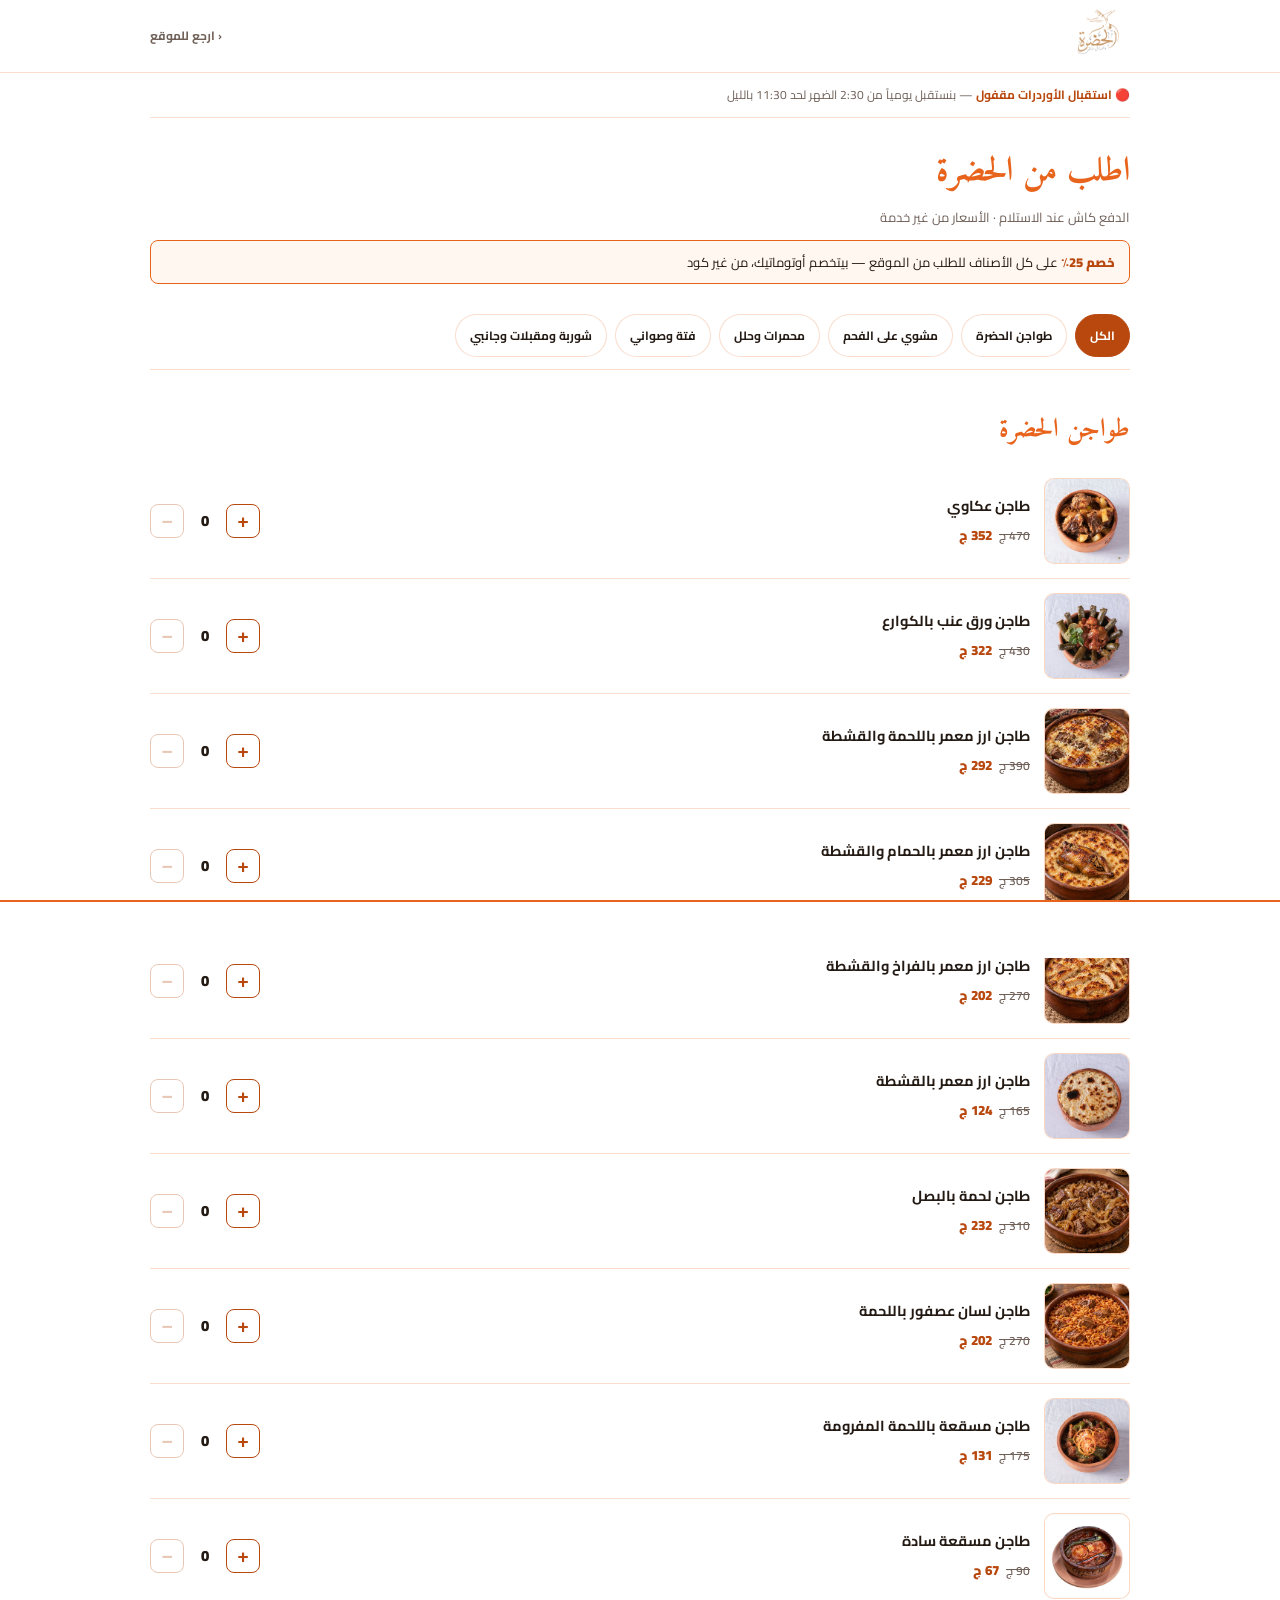
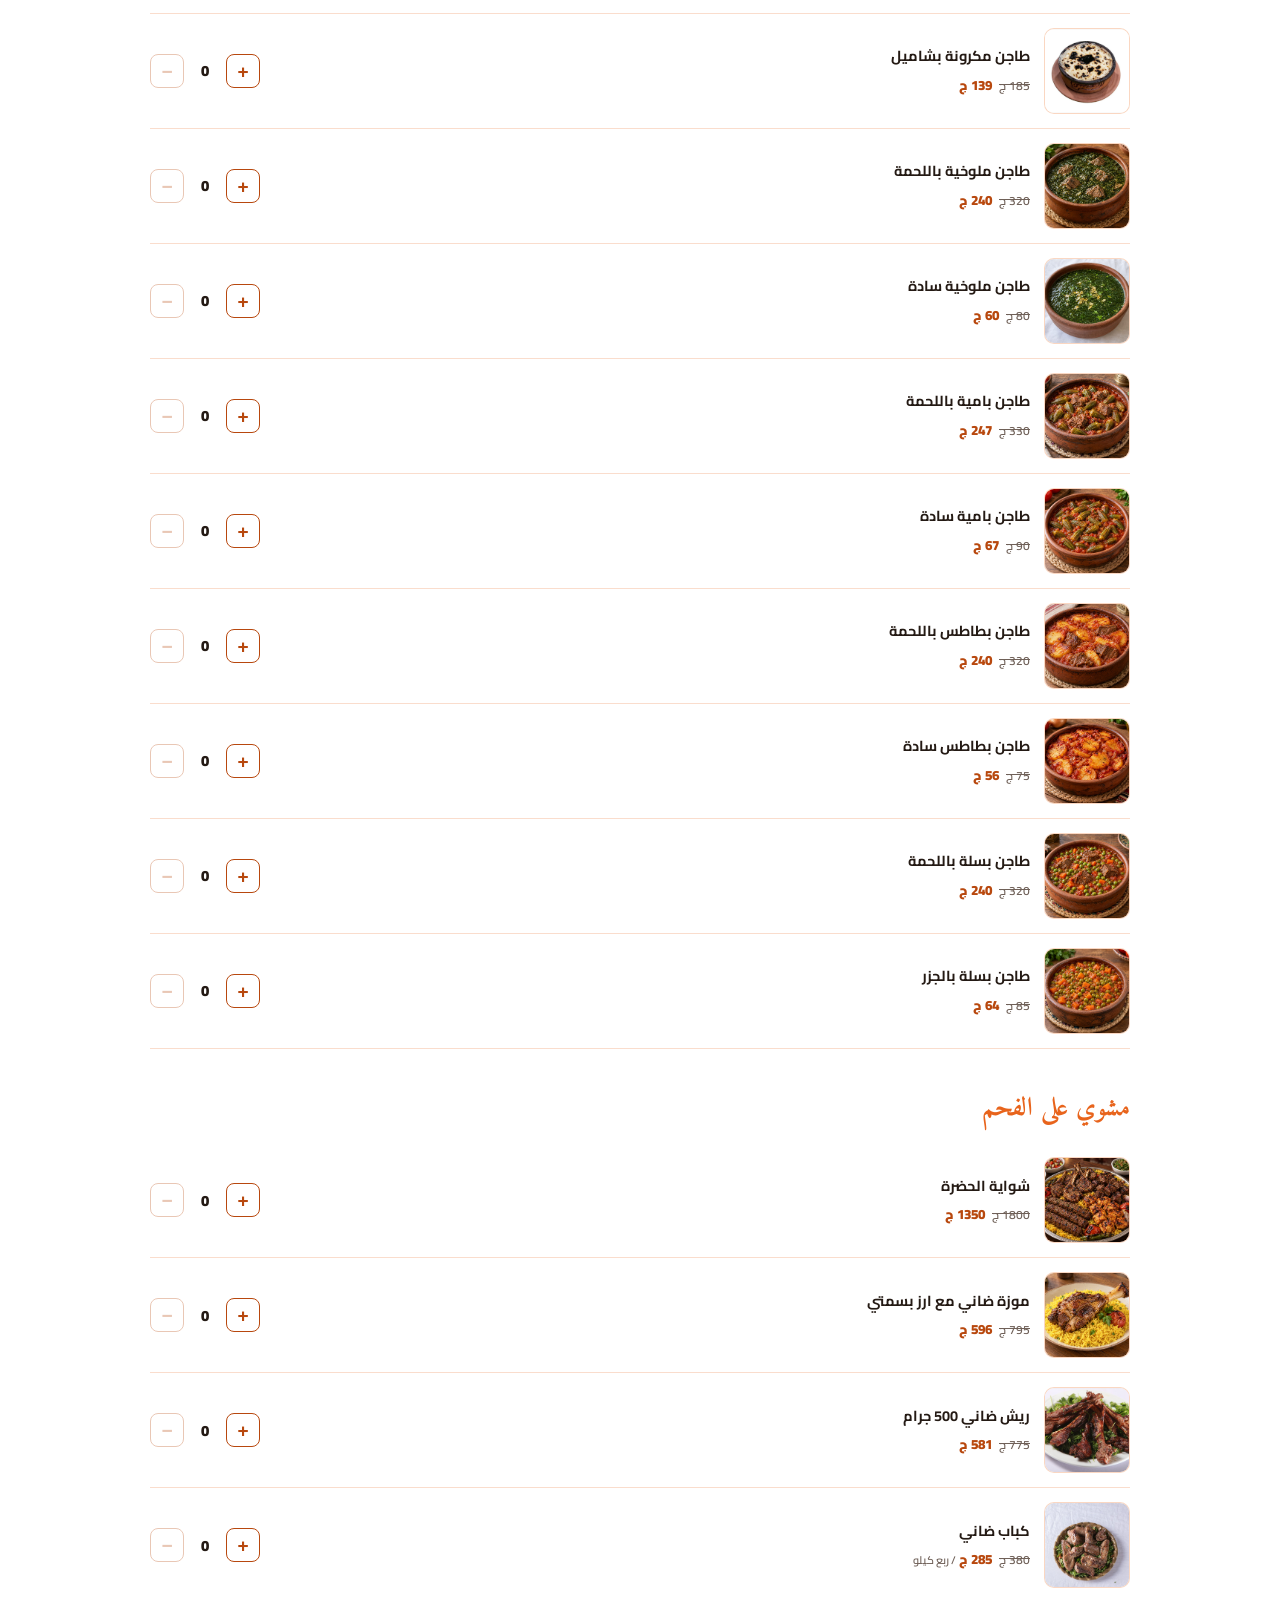
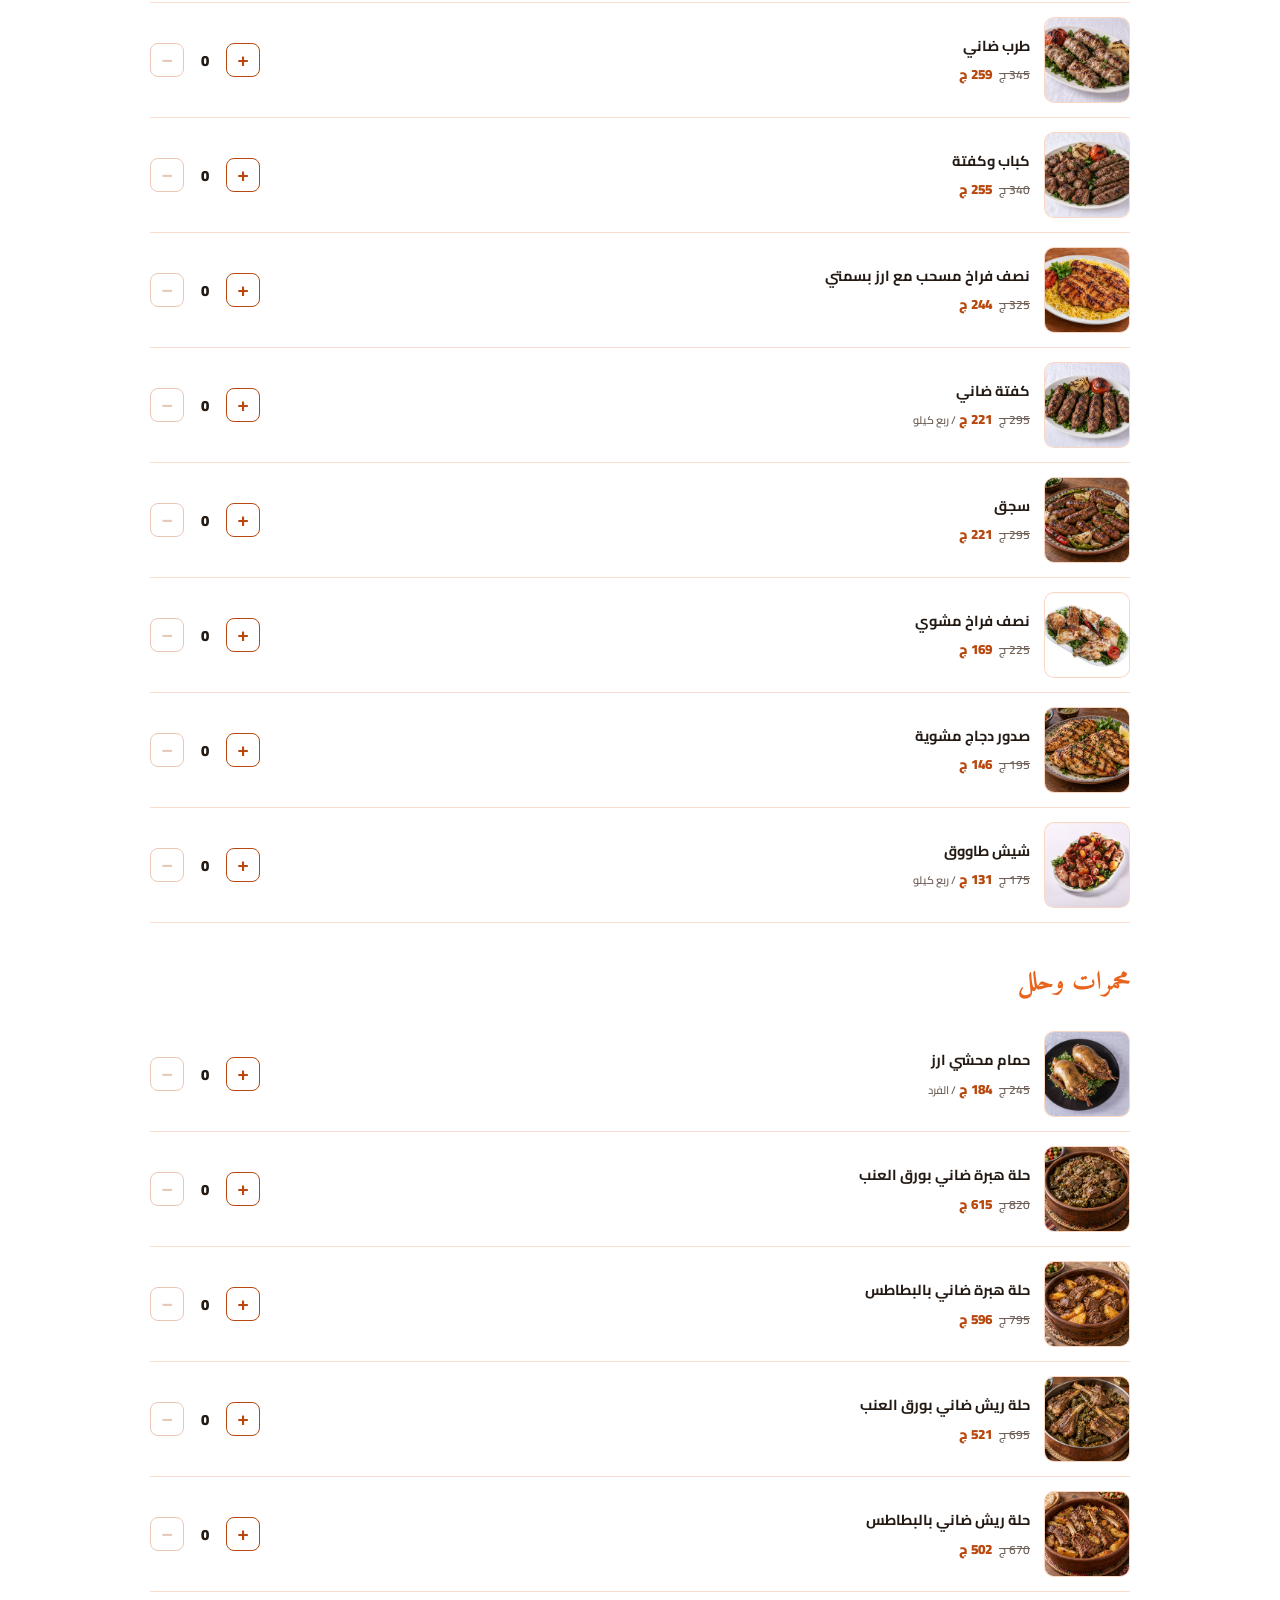
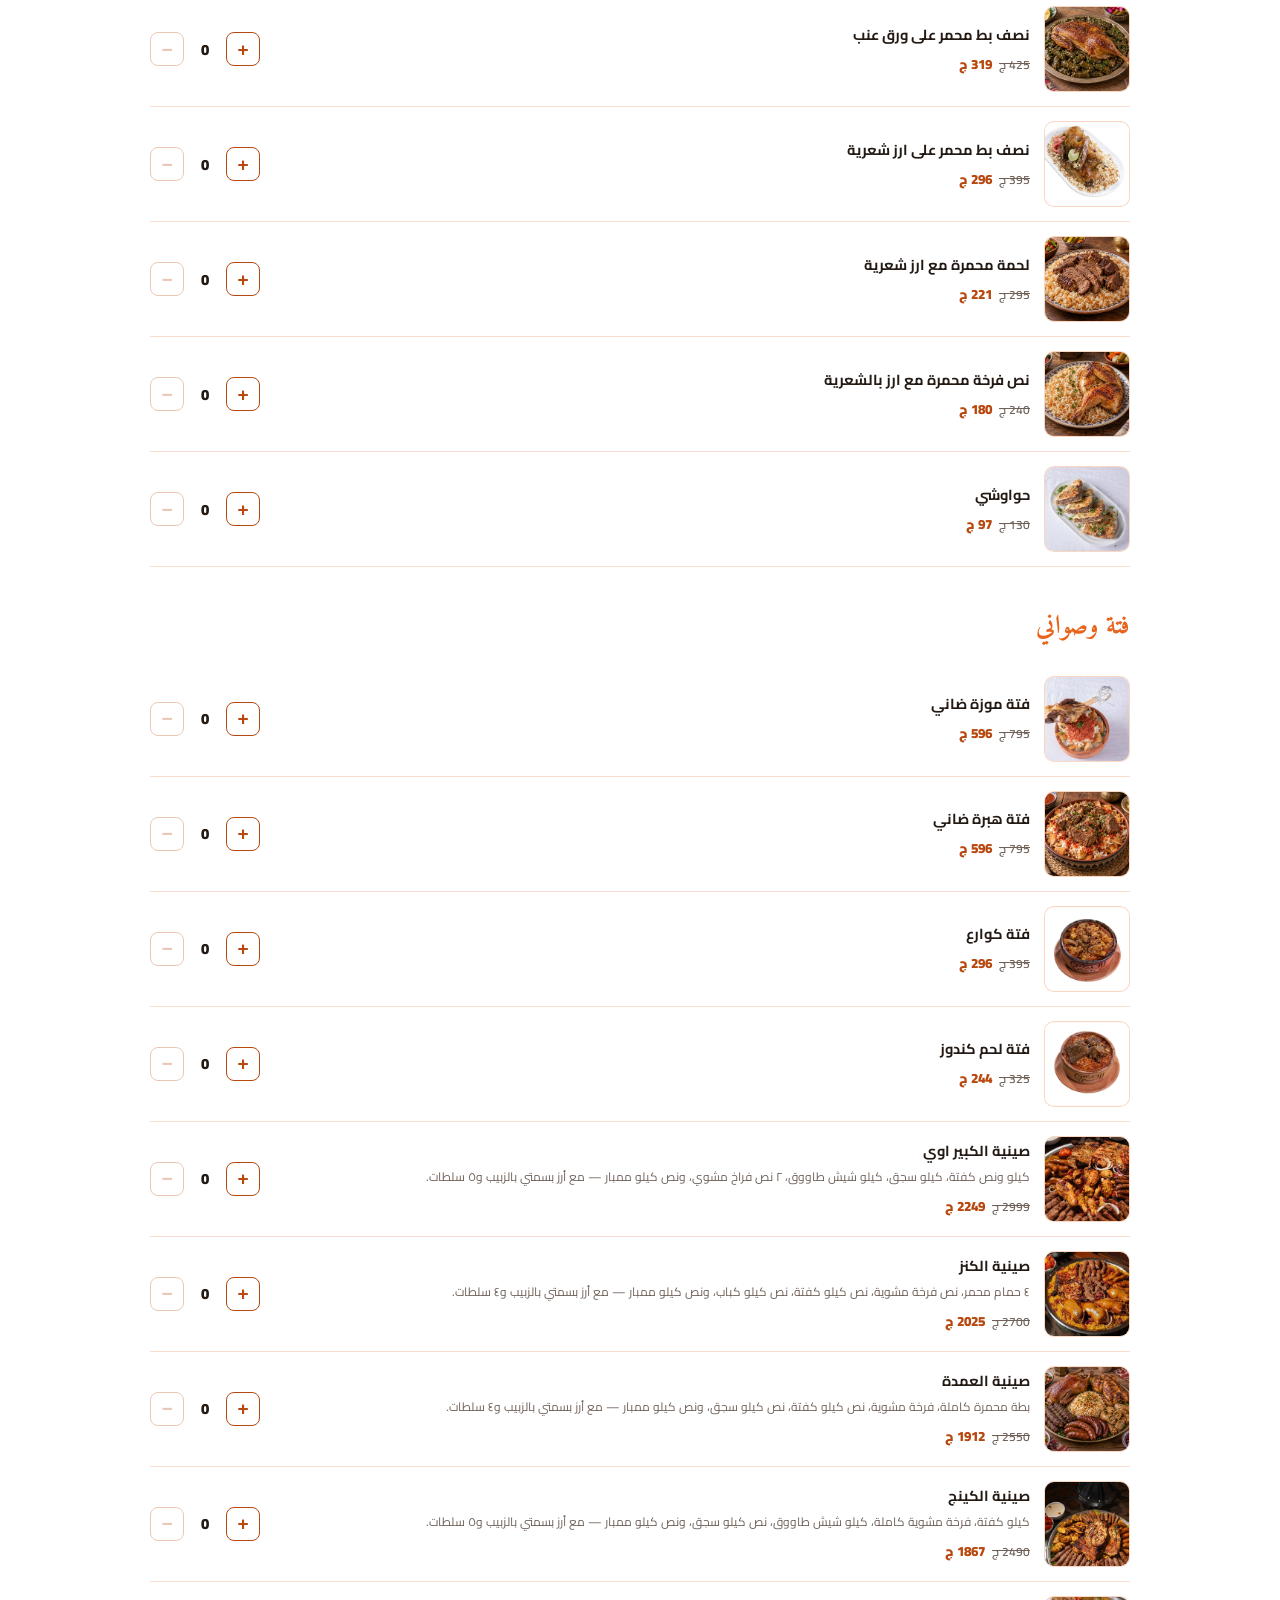
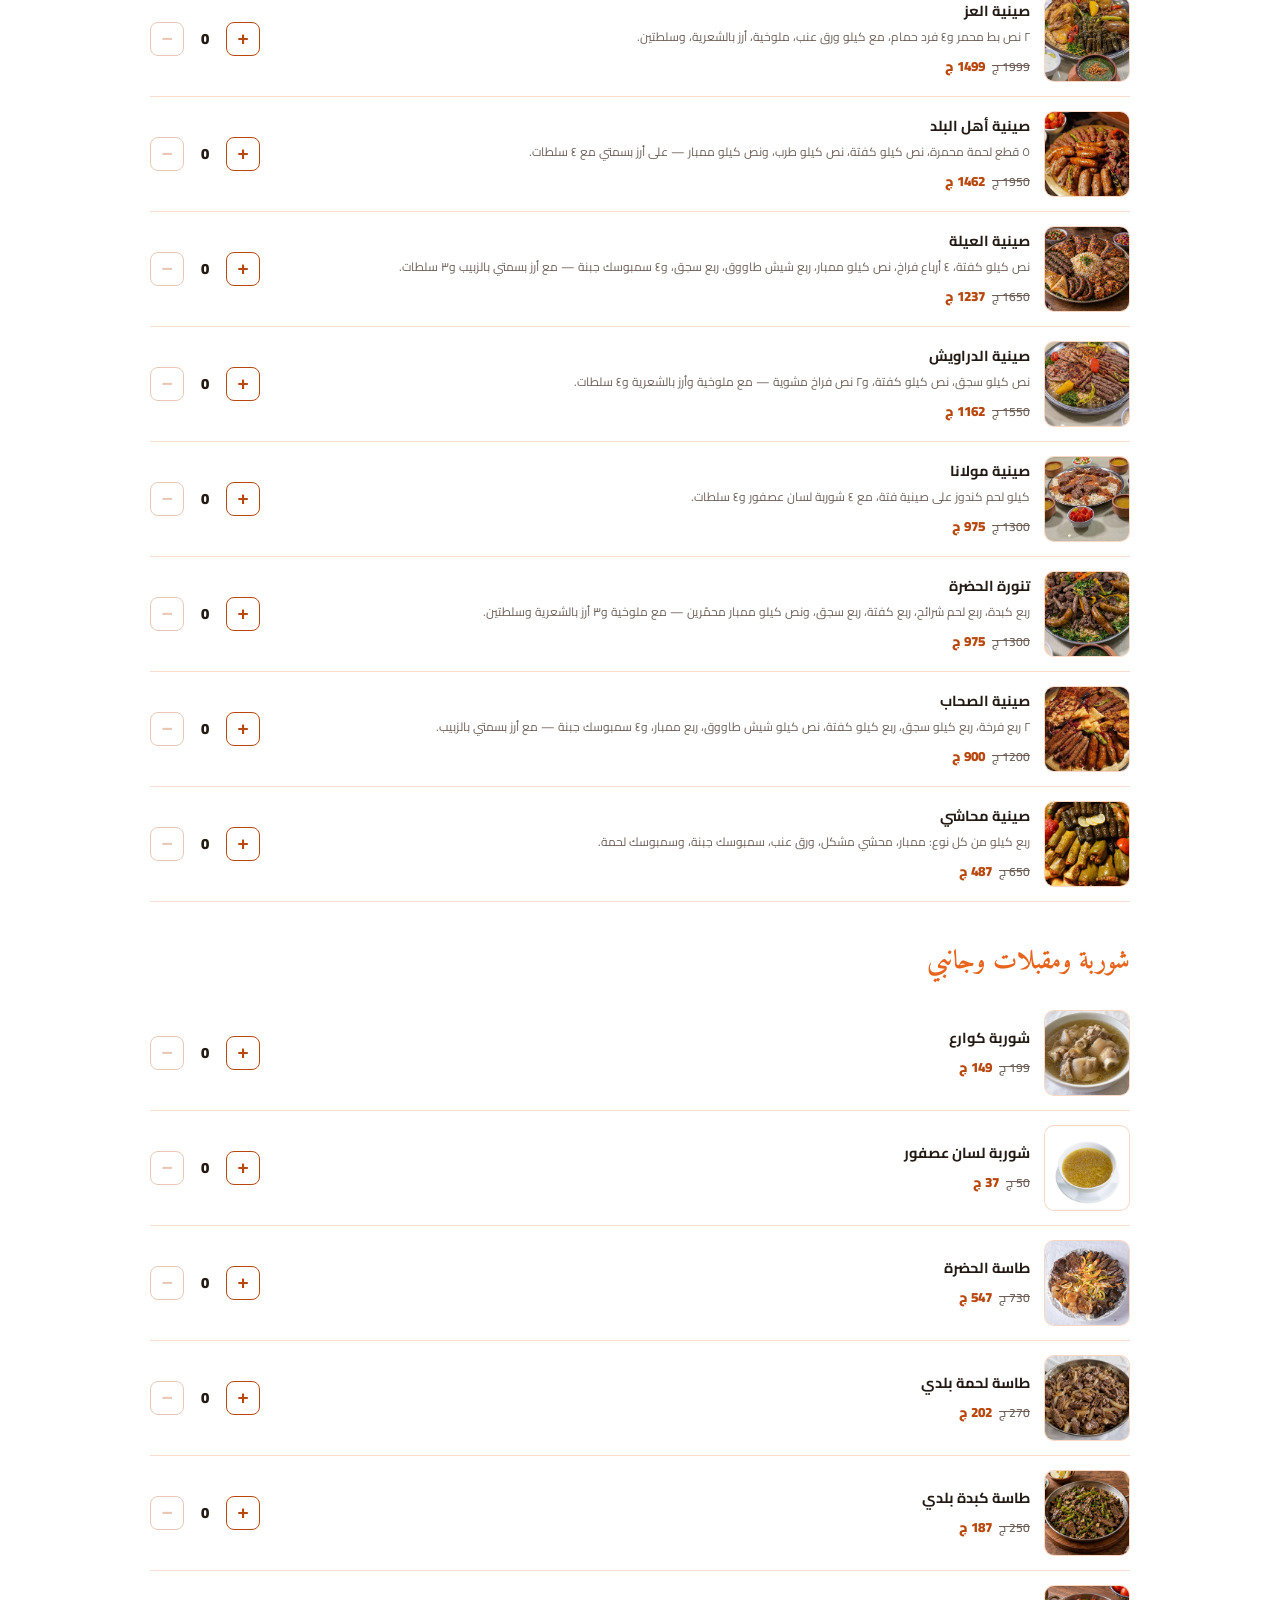
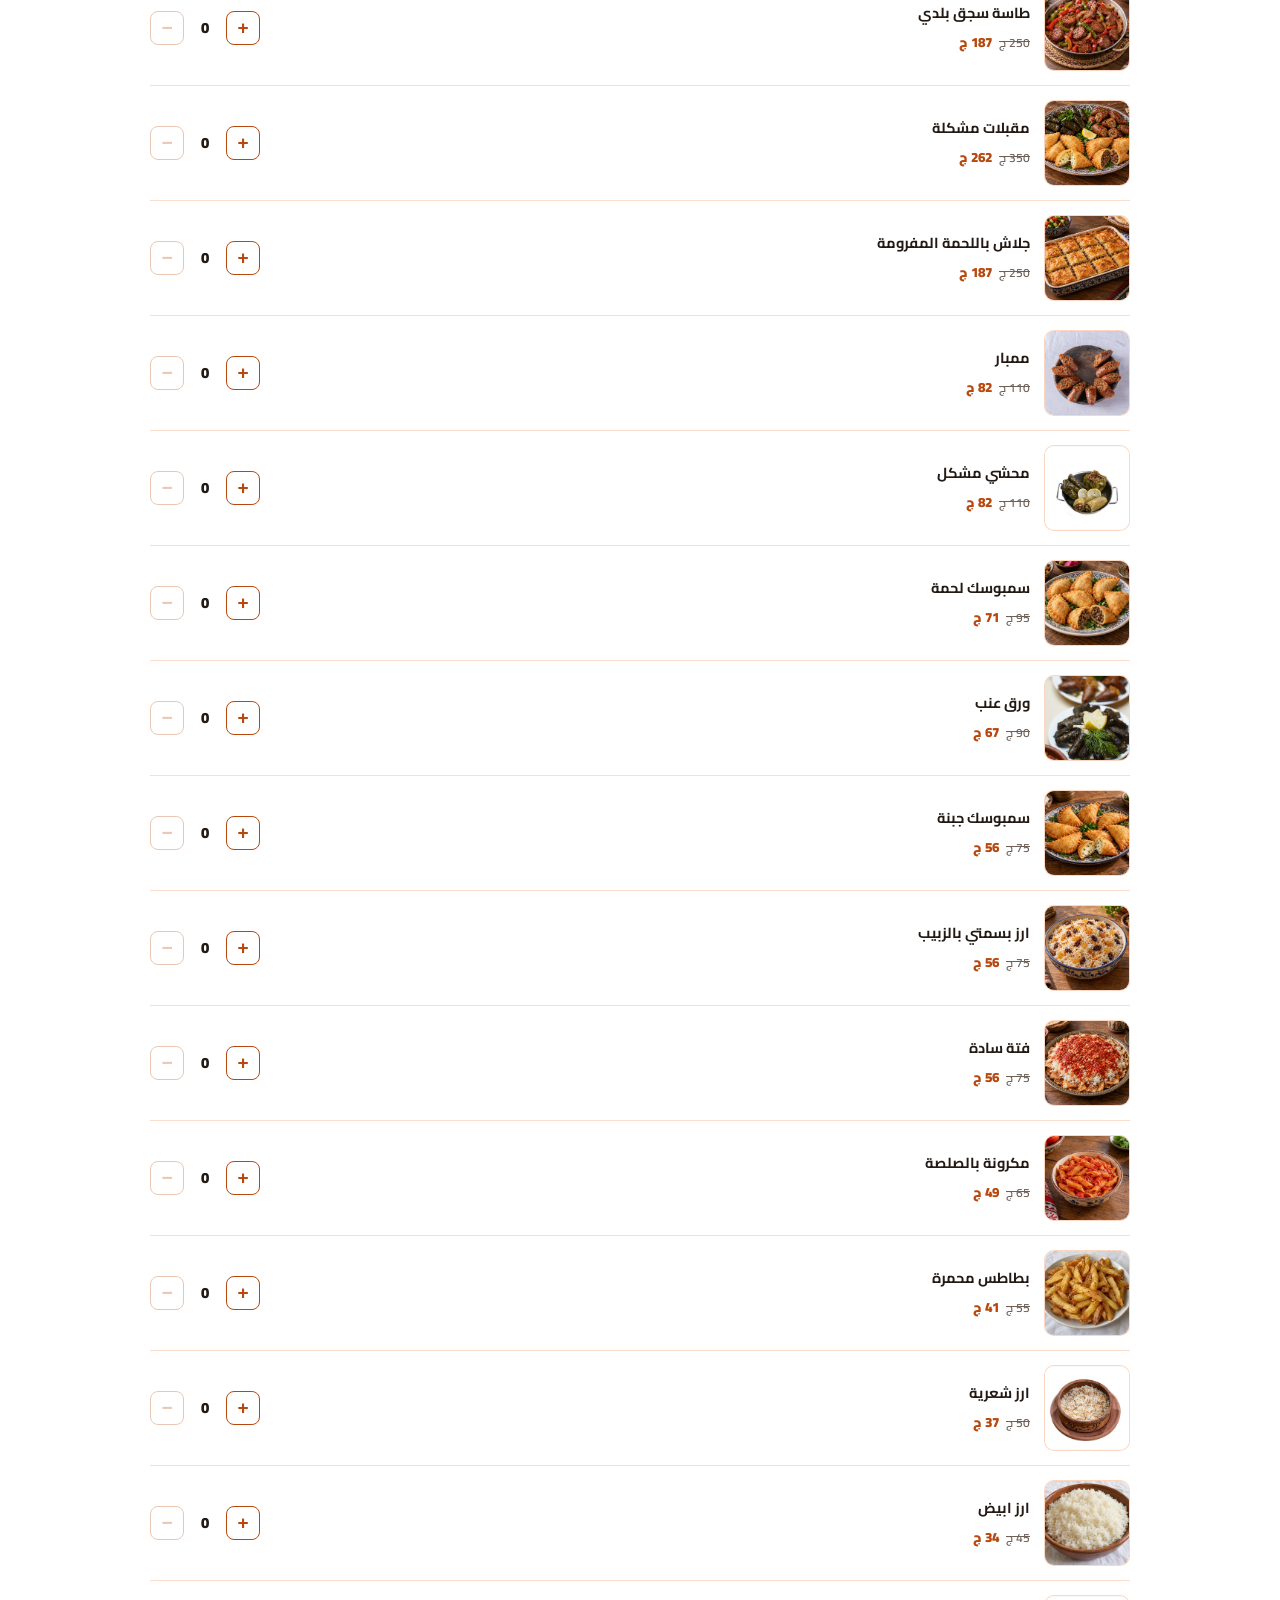
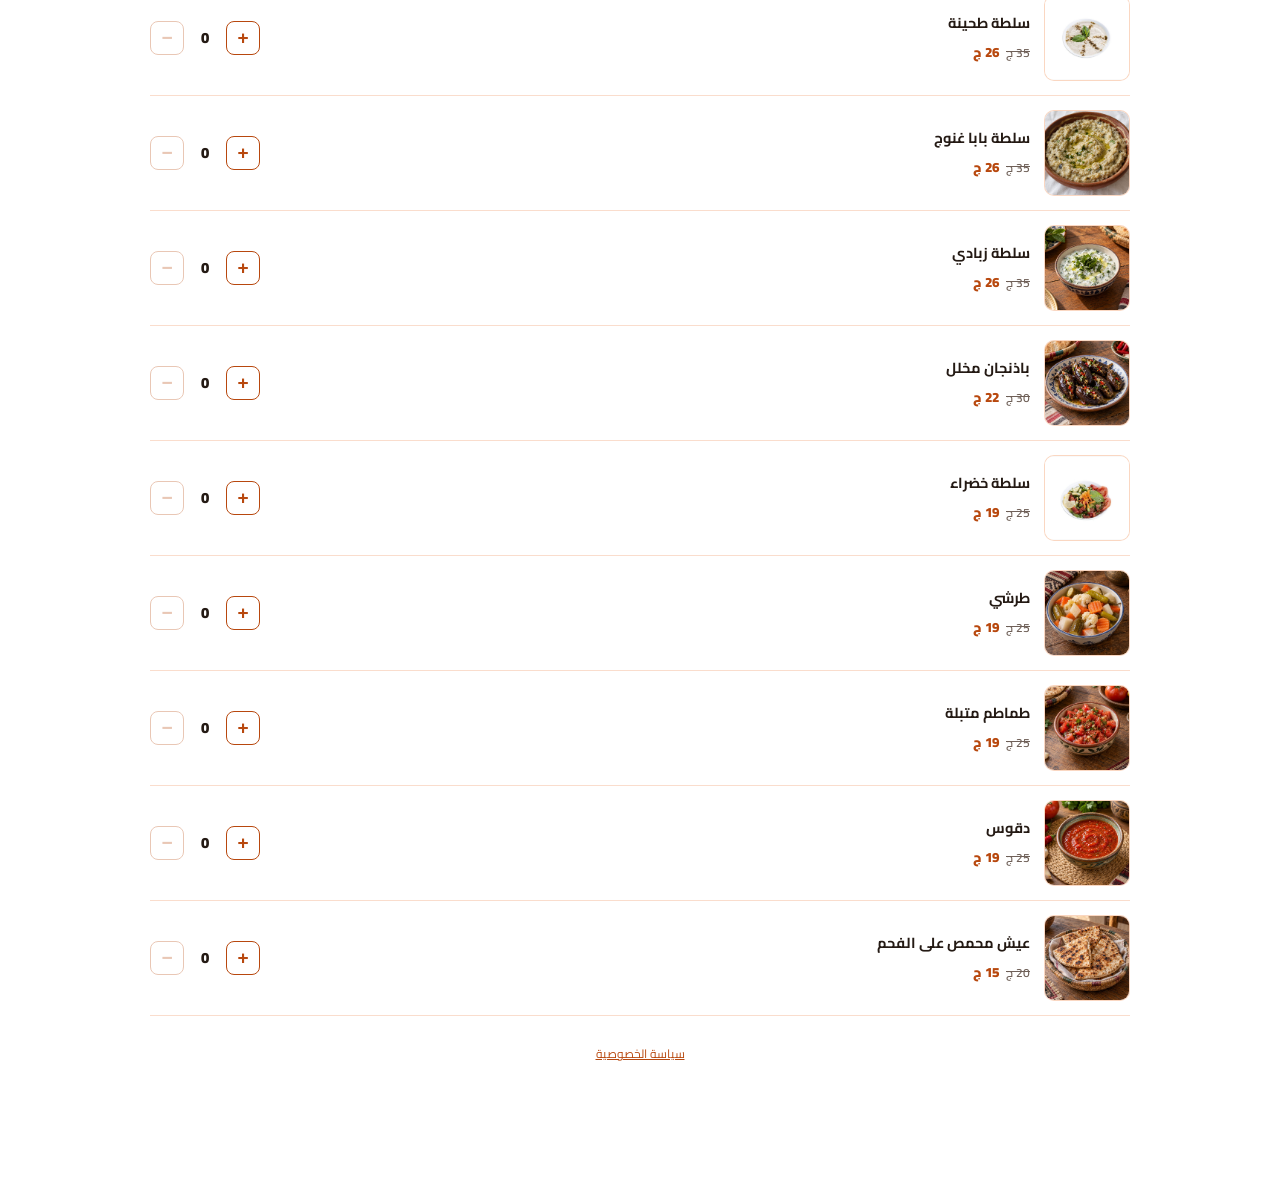
<file: order.html>
<!doctype html>
<html lang="ar" dir="rtl">
<head>
<meta charset="utf-8">
<meta name="viewport" content="width=device-width, initial-scale=1">
<meta name="theme-color" content="#ffffff">
<title>اطلب من الحضرة — توصيل مدينة نصر ومصر الجديدة</title>
<meta name="description" content="اطلب أكل الحضرة أونلاين — طواجن ومشاوي فحم ومحمرات وصواني. توصيل لـ57 منطقة، الدفع كاش عند الاستلام.">
<link rel="canonical" href="https://elhadragroup.com/order.html">
<link rel="icon" type="image/png" sizes="192x192" href="img/icon-192.png">
<link rel="apple-touch-icon" href="img/icon-192.png">
<link rel="preconnect" href="https://fonts.googleapis.com">
<link rel="preconnect" href="https://fonts.gstatic.com" crossorigin>
<link href="https://fonts.googleapis.com/css2?family=Amiri:wght@400;700&family=Cairo:wght@400;600;700;800;900&display=swap" rel="stylesheet">
<style>
:root{--bg:#ffffff;--surface:#fff7f0;--orange:#e8641c;--orange-deep:#b8480e;--ink:#241a14;--muted:#6f6058;--line:rgba(232,100,28,.22);--err:#c0392b}
*{box-sizing:border-box}
html,body{margin:0;padding:0}
body{background:var(--bg);color:var(--ink);font-family:"Cairo",system-ui,sans-serif;font-size:15px;line-height:1.7;padding-bottom:120px}
a{color:var(--orange-deep)}
.shell{width:min(calc(100% - 28px),980px);margin-inline:auto}
header.top{position:sticky;top:0;z-index:50;background:rgba(255,255,255,.97);border-bottom:1px solid var(--line);backdrop-filter:blur(6px)}
.top-in{display:flex;align-items:center;justify-content:space-between;gap:14px;min-height:66px}
.top-in img{width:64px;height:64px;object-fit:contain}
.back{font-size:12px;font-weight:700;color:var(--muted);text-decoration:none}
.hours{padding:12px 0;font-size:12px;color:var(--muted);border-bottom:1px solid var(--line)}
.hours b{color:var(--orange-deep)}
h1{font-family:"Amiri",serif;font-size:34px;margin:26px 0 4px;color:var(--orange)}
.sub{margin:0 0 12px;font-size:13px;color:var(--muted)}
.discount-badge{margin:0 0 18px;padding:10px 14px;background:var(--surface);border:1px solid var(--orange);border-radius:8px;font-size:13px;color:var(--ink)}
.discount-badge b{color:var(--orange-deep);font-weight:900}
.bar .sum b s{color:var(--muted);font-weight:600;font-size:13px;margin-inline-end:6px}
.tot.discount-row{color:var(--orange-deep);padding-top:0}
[hidden]{display:none!important}
.coupon-in{display:flex;gap:8px}
.coupon-in input{flex:1;text-transform:uppercase;letter-spacing:.5px;direction:ltr;text-align:right}
.coupon-in button{flex:0 0 auto;padding:0 18px;border:1px solid var(--orange-deep);background:var(--bg);color:var(--orange-deep);font:900 13px "Cairo",sans-serif;cursor:pointer;border-radius:8px}
.coupon-msg{min-height:0;margin:6px 0 0;font-size:12px;font-weight:700}
.coupon-msg.ok{color:var(--orange-deep)}
.coupon-msg.bad{color:var(--err)}
.cats{position:sticky;top:66px;z-index:40;display:flex;gap:8px;overflow-x:auto;padding:12px 0;background:var(--bg);border-bottom:1px solid var(--line);scrollbar-width:none}
.cats::-webkit-scrollbar{display:none}
.cats button{flex:0 0 auto;padding:9px 14px;border:1px solid var(--line);background:var(--bg);color:var(--ink);font:700 12px "Cairo",sans-serif;cursor:pointer;border-radius:999px}
.cats button.on{background:var(--orange-deep);color:#fff;border-color:var(--orange-deep)}
h2.cat{font-family:"Amiri",serif;font-size:26px;color:var(--orange);margin:30px 0 12px;padding-top:8px}
.item{display:grid;grid-template-columns:86px 1fr auto;gap:14px;align-items:center;padding:14px 0;border-bottom:1px solid var(--line)}
.thumb{width:86px;height:86px;border-radius:10px;overflow:hidden;background:var(--surface);border:1px solid var(--line)}
.thumb img{width:100%;height:100%;object-fit:cover;display:block}
.thumb.empty{display:flex;align-items:center;justify-content:center}
.thumb.empty svg{width:34px;height:34px;stroke:var(--orange);opacity:.4;fill:none;stroke-width:1.5}
.item h3{margin:0 0 3px;font-size:14.5px;font-weight:700;color:var(--ink)}
.item .desc{margin:0 0 6px;font-size:12px;color:var(--muted);line-height:1.65}
.item .price{font-size:13.5px;color:var(--orange-deep);font-weight:900}
.item .price small{color:var(--muted);font-weight:600;font-size:11px}
.item .price s{color:var(--muted);font-weight:600;font-size:12px;margin-inline-end:4px}
.step{display:flex;align-items:center;gap:10px}
.step button{width:34px;height:34px;border:1px solid var(--orange-deep);background:var(--bg);color:var(--orange-deep);font-size:19px;font-weight:900;line-height:1;cursor:pointer;border-radius:8px}
.step button:disabled{opacity:.3;cursor:default}
.step .q{min-width:22px;text-align:center;font-weight:900}
.bar{position:fixed;left:0;right:0;bottom:0;z-index:60;background:var(--bg);border-top:1px solid var(--orange);padding:12px 0;box-shadow:0 -6px 24px rgba(36,26,20,.08)}
.bar-in{display:flex;align-items:center;justify-content:space-between;gap:14px}
.bar .sum{font-size:12px;color:var(--muted)}
.bar .sum b{display:block;font-size:17px;color:var(--orange-deep)}
.wabtn{padding:13px 22px;border:0;background:var(--orange-deep);color:#fff;font:900 14px "Cairo",sans-serif;cursor:pointer;border-radius:8px}
.wabtn:disabled{opacity:.5;cursor:default}
.mask{position:fixed;inset:0;z-index:70;background:rgba(36,26,20,.55);display:none}
.mask.on{display:block}
.sheet{position:fixed;left:0;right:0;bottom:0;z-index:80;max-height:92vh;overflow-y:auto;background:var(--bg);border-top:2px solid var(--orange);transform:translateY(100%);transition:transform .25s}
.sheet.on{transform:none}
.sheet-in{width:min(calc(100% - 28px),620px);margin-inline:auto;padding:22px 0 34px}
.sheet h3{display:flex;align-items:center;gap:8px;font-family:"Amiri",serif;font-size:24px;color:var(--orange);margin:0 0 14px}
.lines{margin:0 0 16px;font-size:13px}
.lines div{display:flex;justify-content:space-between;gap:10px;padding:5px 0;border-bottom:1px solid var(--line)}
.tot{display:flex;justify-content:space-between;font-size:15px;font-weight:900;color:var(--ink);padding:10px 0 16px}
label{display:block;margin:12px 0 5px;font-size:12px;font-weight:700;color:var(--orange-deep)}
input,select,textarea{width:100%;padding:12px;background:var(--bg);border:1px solid var(--line);color:var(--ink);font:400 14px "Cairo",sans-serif;border-radius:8px}
input.err,select.err,textarea.err{border-color:var(--err)}
textarea{min-height:74px;resize:vertical}
.msg{display:none;margin:14px 0 0;padding:11px;background:#fdecea;border:1px solid var(--err);color:#8c2a1e;font-size:13px;border-radius:8px}
.msg.on{display:block}
.note{margin:14px 0 0;font-size:12px;color:var(--muted);line-height:1.9}
.page-foot{margin:28px 0 0;font-size:12px;text-align:center}
.closed{margin:0 0 16px;padding:12px;background:#fdecea;border:1px solid var(--err);color:#8c2a1e;font-size:13px;border-radius:8px}
.x{background:none;border:0;color:var(--muted);font-size:26px;cursor:pointer;margin-inline-start:auto;line-height:1}
@media(max-width:520px){h1{font-size:28px}.item{grid-template-columns:66px 1fr auto;gap:10px}.thumb{width:66px;height:66px}.item .desc{font-size:11.5px}}
</style>
  <script>
  /* كود الخصم من اللينك (?code=): نشيله من العنوان قبل pixel.js، عشان PageView بيبعت
     عنوان الصفحة لميتا والكود سري. التحقق منه بيحصل تحت (runCoupon). */
  (function () {
    try {
      var u = new URL(location.href), c = u.searchParams.get('code');
      if (c === null) return;
      window.ehUrlCoupon = c;
      u.searchParams.delete('code');
      history.replaceState(history.state, '', u.pathname + u.search + u.hash);
    } catch (e) {}
  })();
  </script>
  <script src="pixel.js"></script>
</head>
<body>
<noscript><img height="1" width="1" style="display:none" alt=""
  src="https://www.facebook.com/tr?id=423846121992439&ev=PageView&noscript=1"></noscript>
<header class="top"><div class="shell top-in">
  <a href="index.html" aria-label="الحضرة"><img src="img/logo.png" alt="شعار الحضرة" width="64" height="64"></a>
  <a class="back" href="index.html">‹ ارجع للموقع</a>
</div></header>

<div class="shell">
  <div class="hours" id="hoursNote"></div>
  <h1>اطلب من الحضرة</h1>
  <p class="sub">الدفع كاش عند الاستلام · الأسعار من غير خدمة</p>
  <p class="discount-badge" id="discBadge" hidden></p>
</div>

<div class="shell"><div class="cats" id="cats"></div></div>
<div class="shell" id="menu"></div>

<div class="shell"><p class="page-foot"><a href="privacy.html">سياسة الخصوصية</a></p></div>

<div class="bar" id="bar" hidden><div class="shell bar-in">
  <div class="sum"><span id="barCount">0 صنف</span><b id="barTotal">0 ج</b></div>
  <button class="wabtn" id="openSheet" type="button">اتمم الأوردر</button>
</div></div>

<div class="mask" id="mask"></div>
<section class="sheet" id="sheet" aria-hidden="true"><div class="sheet-in" id="sheetIn"></div></section>

<script src="order-client.js"></script>
<script>
var MENU = [
 {
  "key": "tajin",
  "label": "طواجن الحضرة",
  "items": [
   {
    "id": "i1",
    "n": "طاجن عكاوي",
    "d": "عكاوي بقري مع خلطة الحضرة، بصل، طماطم، وبطاطس.",
    "p": 470,
    "unit": "",
    "img": "dish-tagen-okawi.jpg"
   },
   {
    "id": "i2",
    "n": "طاجن ورق عنب بالكوارع",
    "d": "ورق عنب محشو أرز خاص مع كوارع وصوص طماطم بالثوم.",
    "p": 430,
    "unit": "",
    "img": "dish-warak-enab-kawaree.jpg"
   },
   {
    "id": "i3",
    "n": "طاجن ارز معمر باللحمة والقشطة",
    "d": "أرز مصري بالقشطة ومكعبات لحم بقري بجوزة الطيب.",
    "p": 390,
    "unit": "",
    "img": "dish-roz-moammar-lahma.jpg"
   },
   {
    "id": "i4",
    "n": "طاجن ارز معمر بالحمام والقشطة",
    "d": "أرز مصري بالقشطة وقطع الحمام بجوزة الطيب.",
    "p": 305,
    "unit": "",
    "img": "dish-roz-moammar-hamam.jpg"
   },
   {
    "id": "i5",
    "n": "طاجن ارز معمر بالفراخ والقشطة",
    "d": "نفس الأرز المعمّر، بس بشرائح صدور الفراخ.",
    "p": 270,
    "unit": "",
    "img": "dish-roz-moammar-farakh.jpg"
   },
   {
    "id": "i6",
    "n": "طاجن ارز معمر بالقشطة",
    "d": "أرز مصري متشرّب قشطة، بيتحمّر في الفرن لحد ما وشه يستوي.",
    "p": 165,
    "unit": "",
    "img": "dish-roz-moammar.jpg"
   },
   {
    "id": "i7",
    "n": "طاجن لحمة بالبصل",
    "d": "لحمة بتستوي على نار هادية مع بصل كتير لحد ما تبقى طرية.",
    "p": 310,
    "unit": "",
    "img": "dish-tagen-lahma-basal.jpg"
   },
   {
    "id": "i8",
    "n": "طاجن لسان عصفور باللحمة",
    "d": "لسان عصفور في مرقة اللحمة، بيتحمّر في الفرن.",
    "p": 270,
    "unit": "",
    "img": "dish-tagen-lesan-lahma.jpg"
   },
   {
    "id": "i9",
    "n": "طاجن مسقعة باللحمة المفرومة",
    "d": "شرائح باذنجان مقلي بطبقات مع لحم مفروم وصوص طماطم.",
    "p": 175,
    "unit": "",
    "img": "dish-mosaqaa-lahma.jpg"
   },
   {
    "id": "i10",
    "n": "طاجن مسقعة سادة",
    "d": "شرائح باذنجان مقلي في صوص طماطم — نفس المسقعة من غير لحمة.",
    "p": 90,
    "unit": "",
    "img": "dish-mosaqaa-sada.jpg"
   },
   {
    "id": "i11",
    "n": "طاجن مكرونة بشاميل",
    "d": "مكرونة بالبشاميل، بتتحمّر لحد ما وشها يبقى دهبي.",
    "p": 185,
    "unit": "",
    "img": "dish-macarona-bechamel.jpg"
   },
   {
    "id": "i12",
    "n": "طاجن ملوخية باللحمة",
    "d": "ملوخية خضراء بالثوم والكزبرة، ومعاها قطع لحمة.",
    "p": 320,
    "unit": "",
    "img": "dish-molokheya-lahma.jpg"
   },
   {
    "id": "i13",
    "n": "طاجن ملوخية سادة",
    "d": "ملوخية خضراء بالثوم والكزبرة.",
    "p": 80,
    "unit": "",
    "img": "dish-molokheya-sada.jpg"
   },
   {
    "id": "i14",
    "n": "طاجن بامية باللحمة",
    "d": "بامية في صوص طماطم مع قطع لحمة.",
    "p": 330,
    "unit": "",
    "img": "dish-bamia-lahma.jpg"
   },
   {
    "id": "i15",
    "n": "طاجن بامية سادة",
    "d": "بامية في صوص طماطم بالثوم.",
    "p": 90,
    "unit": "",
    "img": "dish-bamia-sada.jpg"
   },
   {
    "id": "i16",
    "n": "طاجن بطاطس باللحمة",
    "d": "شرائح بطاطس في صوص طماطم مع قطع لحمة.",
    "p": 320,
    "unit": "",
    "img": "dish-batates-lahma.jpg"
   },
   {
    "id": "i17",
    "n": "طاجن بطاطس سادة",
    "d": "شرائح بطاطس في صوص طماطم.",
    "p": 75,
    "unit": "",
    "img": "dish-batates-sada.jpg"
   },
   {
    "id": "i18",
    "n": "طاجن بسلة باللحمة",
    "d": "بسلة وجزر في صوص طماطم مع قطع لحمة.",
    "p": 320,
    "unit": "",
    "img": "dish-besella-lahma.jpg"
   },
   {
    "id": "i19",
    "n": "طاجن بسلة بالجزر",
    "d": "بسلة وجزر مكعبات في صوص طماطم.",
    "p": 85,
    "unit": "",
    "img": "dish-besella-gazar.jpg"
   }
  ]
 },
 {
  "key": "grill",
  "label": "مشوي على الفحم",
  "items": [
   {
    "id": "i20",
    "n": "شواية الحضرة",
    "d": "تشكيلة من الريش الضاني والكباب والكفتة والشيش طاووق — تتقدم مع أرز بسمتي و٤ سلطات.",
    "p": 1800,
    "unit": "",
    "img": "dish-shwayet-hadra.jpg"
   },
   {
    "id": "i21",
    "n": "موزة ضاني مع ارز بسمتي",
    "d": "موزة ضاني مشوية على الفحم، وجنبها أرز بسمتي أصفر.",
    "p": 795,
    "unit": "",
    "img": "dish-moza-dany-basmati.jpg"
   },
   {
    "id": "i22",
    "n": "ريش ضاني 500 جرام",
    "d": "ريش ضاني بتتبيلة الحضرة الخاصة.",
    "p": 775,
    "unit": "",
    "img": "dish-rish-dany.jpg"
   },
   {
    "id": "i23",
    "n": "كباب ضاني",
    "d": "مكعبات لحم ضاني بلدي مشوية على الفحم.",
    "p": 380,
    "unit": "/ ربع كيلو",
    "img": "dish-kabab-dany.jpg"
   },
   {
    "id": "i24",
    "n": "طرب ضاني",
    "d": "لحم مفروم ملفوف في الشحمة، بتسيح على الفحم وتدي طعم مميز.",
    "p": 345,
    "unit": "",
    "img": "dish-tarb-dany.jpg"
   },
   {
    "id": "i25",
    "n": "كباب وكفتة",
    "d": "نص كباب ونص كفتة على الفحم — لو مش عارف تختار.",
    "p": 340,
    "unit": "",
    "img": "dish-kabab-kofta.jpg"
   },
   {
    "id": "i26",
    "n": "نصف فراخ مسحب مع ارز بسمتي",
    "d": "نص فرخة مسحّبة من العضم، مشوية ومعاها أرز بسمتي.",
    "p": 325,
    "unit": "",
    "img": "dish-nos-farakh-mesahab.jpg"
   },
   {
    "id": "i27",
    "n": "كفتة ضاني",
    "d": "لحم ضاني مفروم مشوي على السيخ.",
    "p": 295,
    "unit": "/ ربع كيلو",
    "img": "dish-kofta-dany.jpg"
   },
   {
    "id": "i28",
    "n": "سجق",
    "d": "سجق شرقي مشوي على الفحم.",
    "p": 295,
    "unit": "",
    "img": "dish-sogok.jpg"
   },
   {
    "id": "i29",
    "n": "نصف فراخ مشوي",
    "d": "نصف فرخة مشوية على الفحم.",
    "p": 225,
    "unit": "",
    "img": "dish-nos-farkha.jpg"
   },
   {
    "id": "i30",
    "n": "صدور دجاج مشوية",
    "d": "صدور فراخ متبّلة ومشوية على الفحم.",
    "p": 195,
    "unit": "",
    "img": "dish-sodor-farakh.jpg"
   },
   {
    "id": "i31",
    "n": "شيش طاووق",
    "d": "مكعبات صدور فراخ متبّلة ومشوية على الفحم.",
    "p": 175,
    "unit": "/ ربع كيلو",
    "img": "dish-shish-tawook.jpg"
   }
  ]
 },
 {
  "key": "oven",
  "label": "محمرات وحلل",
  "items": [
   {
    "id": "i32",
    "n": "حمام محشي ارز",
    "d": "حمام محشو أرز مصري بالقرفة وجوزة الطيب — يتقدم مع بطاطس محمرة.",
    "p": 245,
    "unit": "/ الفرد",
    "img": "dish-hamam.jpg"
   },
   {
    "id": "i33",
    "n": "حلة هبرة ضاني بورق العنب",
    "d": "هبرة ضاني بتستوي في الحلة على مهل مع ورق العنب.",
    "p": 820,
    "unit": "",
    "img": "dish-hala-hebra-warak-enab.jpg"
   },
   {
    "id": "i34",
    "n": "حلة هبرة ضاني بالبطاطس",
    "d": "هبرة ضاني بتستوي في الحلة على مهل مع البطاطس.",
    "p": 795,
    "unit": "",
    "img": "dish-hala-hebra-batates.jpg"
   },
   {
    "id": "i35",
    "n": "حلة ريش ضاني بورق العنب",
    "d": "ريش ضاني في الحلة مع ورق العنب.",
    "p": 695,
    "unit": "",
    "img": "dish-hala-rish-warak-enab.jpg"
   },
   {
    "id": "i36",
    "n": "حلة ريش ضاني بالبطاطس",
    "d": "ريش ضاني في الحلة مع البطاطس.",
    "p": 670,
    "unit": "",
    "img": "dish-hala-rish-batates.jpg"
   },
   {
    "id": "i37",
    "n": "نصف بط محمر على ورق عنب",
    "d": "نص بطة محمّرة، متقدّمة على فرشة ورق عنب.",
    "p": 425,
    "unit": "",
    "img": "dish-half-duck-warak-enab.jpg"
   },
   {
    "id": "i38",
    "n": "نصف بط محمر على ارز شعرية",
    "d": "نص بطة محمّرة مع أرز بالشعرية.",
    "p": 395,
    "unit": "",
    "img": "dish-half-duck.jpg"
   },
   {
    "id": "i39",
    "n": "لحمة محمرة مع ارز شعرية",
    "d": "شرائح لحم بقري متبّلة بالبصل والبهارات.",
    "p": 295,
    "unit": "",
    "img": "dish-lahma-mohamara-roz.jpg"
   },
   {
    "id": "i40",
    "n": "نص فرخة محمرة مع ارز بالشعرية",
    "d": "نص فرخة محمّرة في الفرن مع أرز بالشعرية.",
    "p": 240,
    "unit": "",
    "img": "dish-nos-farkha-mohamara-roz.jpg"
   },
   {
    "id": "i41",
    "n": "حواوشي",
    "d": "لحم بقري مفروم مع بصل وفلفل وبهارات.",
    "p": 130,
    "unit": "",
    "img": "dish-hawawshi.jpg"
   }
  ]
 },
 {
  "key": "fatteh",
  "label": "فتة وصواني",
  "items": [
   {
    "id": "i42",
    "n": "فتة موزة ضاني",
    "d": "موزة مشوية مع أرز أبيض وعيش مقرمش بالثوم وصوص الفتة بالطماطم.",
    "p": 795,
    "unit": "",
    "img": "dish-fatta-moza.jpg"
   },
   {
    "id": "i43",
    "n": "فتة هبرة ضاني",
    "d": "هبرة ضاني على فتة بالعيش المحمّص بالثوم وصوص الفتة.",
    "p": 795,
    "unit": "",
    "img": "dish-fatta-hebra.jpg"
   },
   {
    "id": "i44",
    "n": "فتة كوارع",
    "d": "كوارع بقري مع أرز أبيض وعيش مقرمش بالثوم وصوص الفتة بالخل.",
    "p": 395,
    "unit": "",
    "img": "dish-fatta-kawaree.jpg"
   },
   {
    "id": "i45",
    "n": "فتة لحم كندوز",
    "d": "لحم بقري بلدي مع أرز أبيض وعيش مقرمش بالثوم وصوص الفتة.",
    "p": 325,
    "unit": "",
    "img": "dish-fatta-kandoz.jpg"
   },
   {
    "id": "i46",
    "n": "صينية الكبير اوي",
    "d": "كيلو ونص كفتة، كيلو سجق، كيلو شيش طاووق، ٢ نص فراخ مشوي، ونص كيلو ممبار — مع أرز بسمتي بالزبيب و٥ سلطات.",
    "p": 2999,
    "unit": "",
    "img": "dish-sinia-kebir.jpg"
   },
   {
    "id": "i47",
    "n": "صينية الكنز",
    "d": "٤ حمام محمر، نص فرخة مشوية، نص كيلو كفتة، نص كيلو كباب، ونص كيلو ممبار — مع أرز بسمتي بالزبيب و٤ سلطات.",
    "p": 2700,
    "unit": "",
    "img": "dish-sinia-kanz.jpg"
   },
   {
    "id": "i48",
    "n": "صينية العمدة",
    "d": "بطة محمرة كاملة، فرخة مشوية، نص كيلو كفتة، نص كيلو سجق، ونص كيلو ممبار — مع أرز بسمتي بالزبيب و٤ سلطات.",
    "p": 2550,
    "unit": "",
    "img": "dish-sinia-omda.jpg"
   },
   {
    "id": "i49",
    "n": "صينية الكينج",
    "d": "كيلو كفتة، فرخة مشوية كاملة، كيلو شيش طاووق، نص كيلو سجق، ونص كيلو ممبار — مع أرز بسمتي بالزبيب و٥ سلطات.",
    "p": 2490,
    "unit": "",
    "img": "dish-sinia-king.jpg"
   },
   {
    "id": "i50",
    "n": "صينية العز",
    "d": "٢ نص بط محمر و٤ فرد حمام، مع كيلو ورق عنب، ملوخية، أرز بالشعرية، وسلطتين.",
    "p": 1999,
    "unit": "",
    "img": "dish-sinia-ezz.jpg"
   },
   {
    "id": "i51",
    "n": "صينية أهل البلد",
    "d": "٥ قطع لحمة محمرة، نص كيلو كفتة، نص كيلو طرب، ونص كيلو ممبار — على أرز بسمتي مع ٤ سلطات.",
    "p": 1950,
    "unit": "",
    "img": "dish-sinia-ahl-elbalad.jpg"
   },
   {
    "id": "i52",
    "n": "صينية العيلة",
    "d": "نص كيلو كفتة، ٤ أرباع فراخ، نص كيلو ممبار، ربع شيش طاووق، ربع سجق، و٤ سمبوسك جبنة — مع أرز بسمتي بالزبيب و٣ سلطات.",
    "p": 1650,
    "unit": "",
    "img": "dish-sinia-3ela.jpg"
   },
   {
    "id": "i53",
    "n": "صينية الدراويش",
    "d": "نص كيلو سجق، نص كيلو كفتة، و٢ نص فراخ مشوية — مع ملوخية وأرز بالشعرية و٤ سلطات.",
    "p": 1550,
    "unit": "",
    "img": "dish-sinia-darawish.jpg"
   },
   {
    "id": "i54",
    "n": "صينية مولانا",
    "d": "كيلو لحم كندوز على صينية فتة، مع ٤ شوربة لسان عصفور و٤ سلطات.",
    "p": 1300,
    "unit": "",
    "img": "dish-sinia-mawlana.jpg"
   },
   {
    "id": "i55",
    "n": "تنورة الحضرة",
    "d": "ربع كبدة، ربع لحم شرائح، ربع كفتة، ربع سجق، ونص كيلو ممبار محمّرين — مع ملوخية و٣ أرز بالشعرية وسلطتين.",
    "p": 1300,
    "unit": "",
    "img": "dish-tanoura-hadra.jpg"
   },
   {
    "id": "i56",
    "n": "صينية الصحاب",
    "d": "٢ ربع فرخة، ربع كيلو سجق، ربع كيلو كفتة، نص كيلو شيش طاووق، ربع ممبار، و٤ سمبوسك جبنة — مع أرز بسمتي بالزبيب.",
    "p": 1200,
    "unit": "",
    "img": "dish-sinia-so7ab.jpg"
   },
   {
    "id": "i57",
    "n": "صينية محاشي",
    "d": "ربع كيلو من كل نوع: ممبار، محشي مشكل، ورق عنب، سمبوسك جبنة، وسمبوسك لحمة.",
    "p": 650,
    "unit": "",
    "img": "dish-sinia-mahashi.jpg"
   }
  ]
 },
 {
  "key": "starter",
  "label": "شوربة ومقبلات وجانبي",
  "items": [
   {
    "id": "i58",
    "n": "شوربة كوارع",
    "d": "مرقة كوارع مع قطع الكوارع.",
    "p": 199,
    "unit": "",
    "img": "dish-shorbet-kawaree.jpg"
   },
   {
    "id": "i59",
    "n": "شوربة لسان عصفور",
    "d": "لسان عصفور في مرقة فراخ.",
    "p": 50,
    "unit": "",
    "img": "dish-shorbet-lesan.jpg"
   },
   {
    "id": "i60",
    "n": "طاسة الحضرة",
    "d": "تشكيلة الكبدة البقري وشرائح اللحم مع السجق وخلطة الحضرة المميزة.",
    "p": 730,
    "unit": "",
    "img": "dish-tasa-hadra.jpg"
   },
   {
    "id": "i61",
    "n": "طاسة لحمة بلدي",
    "d": "لحمة بلدي بتتحمّر في الطاسة مع البصل والتوابل.",
    "p": 270,
    "unit": "",
    "img": "dish-tasa-lahma.jpg"
   },
   {
    "id": "i62",
    "n": "طاسة كبدة بلدي",
    "d": "كبدة بلدي في الطاسة مع الفلفل والتوابل.",
    "p": 250,
    "unit": "",
    "img": "dish-tasa-kebda.jpg"
   },
   {
    "id": "i63",
    "n": "طاسة سجق بلدي",
    "d": "سجق بلدي بيتسوّى في الطاسة بصوص الطماطم.",
    "p": 250,
    "unit": "",
    "img": "dish-tasa-sogok.jpg"
   },
   {
    "id": "i64",
    "n": "مقبلات مشكلة",
    "d": "ورق عنب، ممبار، سمبوسك جبنة، وسمبوسك لحمة.",
    "p": 350,
    "unit": "",
    "img": "dish-mokabelat-meshakela.jpg"
   },
   {
    "id": "i65",
    "n": "جلاش باللحمة المفرومة",
    "d": "ورق جلاش محشو لحمة مفرومة، بيتخبز لحد ما يقرمش.",
    "p": 250,
    "unit": "",
    "img": "dish-goulash-lahma.jpg"
   },
   {
    "id": "i66",
    "n": "ممبار",
    "d": "ممبار محشو أرز مصري متبّل.",
    "p": 110,
    "unit": "",
    "img": "dish-momabar.jpg"
   },
   {
    "id": "i67",
    "n": "محشي مشكل",
    "d": "أرز مصري في كوسة وباذنجان وفلفل رومي.",
    "p": 110,
    "unit": "",
    "img": "dish-mahshi-meshakel.jpg"
   },
   {
    "id": "i68",
    "n": "سمبوسك لحمة",
    "d": "سمبوسك مقلي محشو لحم مفروم.",
    "p": 95,
    "unit": "",
    "img": "dish-sambousek-lahma.jpg"
   },
   {
    "id": "i69",
    "n": "ورق عنب",
    "d": "أرز مصري متبّل بالشبت والبقدونس والطماطم.",
    "p": 90,
    "unit": "",
    "img": "dish-warak-enab.jpg"
   },
   {
    "id": "i70",
    "n": "سمبوسك جبنة",
    "d": "سمبوسك مقلي محشو جبنة.",
    "p": 75,
    "unit": "",
    "img": "dish-sambousek-gebna.jpg"
   },
   {
    "id": "i71",
    "n": "ارز بسمتي بالزبيب",
    "d": "أرز بسمتي أصفر بالزبيب.",
    "p": 75,
    "unit": "",
    "img": "dish-roz-basmati-zabib.jpg"
   },
   {
    "id": "i72",
    "n": "فتة سادة",
    "d": "أرز أبيض وعيش محمّص بالثوم وصوص الفتة.",
    "p": 75,
    "unit": "",
    "img": "dish-fatta-sada.jpg"
   },
   {
    "id": "i73",
    "n": "مكرونة بالصلصة",
    "d": "مكرونة في صلصة طماطم.",
    "p": 65,
    "unit": "",
    "img": "dish-macarona-salsa.jpg"
   },
   {
    "id": "i74",
    "n": "بطاطس محمرة",
    "d": "بطاطس مقلية ببهارات الحضرة.",
    "p": 55,
    "unit": "",
    "img": "dish-batates-mohamara.jpg"
   },
   {
    "id": "i75",
    "n": "ارز شعرية",
    "d": "أرز مصري بالشعرية المحمّرة بالزبدة.",
    "p": 50,
    "unit": "",
    "img": "dish-roz-sheireya.jpg"
   },
   {
    "id": "i76",
    "n": "ارز ابيض",
    "d": "أرز مصري أبيض.",
    "p": 45,
    "unit": "",
    "img": "dish-roz-abyad.jpg"
   },
   {
    "id": "i77",
    "n": "سلطة طحينة",
    "d": "طحينة بالثوم والليمون والكمون.",
    "p": 35,
    "unit": "",
    "img": "dish-salata-tehina.jpg"
   },
   {
    "id": "i78",
    "n": "سلطة بابا غنوج",
    "d": "باذنجان مشوي بالطحينة والثوم.",
    "p": 35,
    "unit": "",
    "img": "dish-baba-ghanoug.jpg"
   },
   {
    "id": "i79",
    "n": "سلطة زبادي",
    "d": "زبادي بالخيار والنعناع.",
    "p": 35,
    "unit": "",
    "img": "dish-salata-zabadi.jpg"
   },
   {
    "id": "i80",
    "n": "باذنجان مخلل",
    "d": "باذنجان محشو ومخلّل.",
    "p": 30,
    "unit": "",
    "img": "dish-betengan-mekhalel.jpg"
   },
   {
    "id": "i81",
    "n": "سلطة خضراء",
    "d": "طماطم وخيار وخضار طازة.",
    "p": 25,
    "unit": "",
    "img": "dish-salata-khadra.jpg"
   },
   {
    "id": "i82",
    "n": "طرشي",
    "d": "مخلل مشكّل.",
    "p": 25,
    "unit": "",
    "img": "dish-torshi.jpg"
   },
   {
    "id": "i83",
    "n": "طماطم متبلة",
    "d": "طماطم متبّلة بالكزبرة والليمون.",
    "p": 25,
    "unit": "",
    "img": "dish-tamatem-metabela.jpg"
   },
   {
    "id": "i84",
    "n": "دقوس",
    "d": "صوص طماطم حار بالكزبرة والكمون.",
    "p": 25,
    "unit": "",
    "img": "dish-da2ous.jpg"
   },
   {
    "id": "i85",
    "n": "عيش محمص على الفحم",
    "d": "عيش بلدي متحمّص على الفحم.",
    "p": 20,
    "unit": "",
    "img": "dish-eish-mohamas.jpg"
   }
  ]
 }
];
var ZONES = [["دار الاشارة",40],["دار المدفعية",40],["سيتي ستارز",40],["عمارات السعودية",40],["عمارات رامو",40],["عمارات الفرسان",40],["نادي الفروسية",40],["السبع عمارات",40],["تيفولي دووم",40],["احمد فخري",40],["مكرم عبيد",40],["عباس العقاد",40],
["الميرغني",50],["عمر ابن الخطاب",50],["مستشفى الطيران",50],["ميدان تريومف",50],["سانت فاتيما",50],["عمار بن ياسر",50],["ميدان الحجاز",50],["ميدان سفير",50],["ميدان المحكمة",50],["ميدان صلاح الدين",50],["ميدان الاسماعيلية",50],["الطيران",50],["حسن المأمون",50],["مساكن شيراتون",50],["حسن الشريف",50],["مصطفى النحاس",50],["سمير عبدالرؤف",50],["الحديقة الدولية",50],["الحي السابع",50],["حي السفارات",50],["الحي الثامن",50],["التبة",50],["احمد الزمر",50],
["الكوربة",60],["ميدان روكسي",60],["الخليفة المأمون",60],["عمارات العبور",60],["عبد الحميد بدوي",60],["الشيراتون",60],["الحي العاشر",60],["حي الواحة",60],["زهراء مدينة نصر",60],
["منشية البكري",65],
["حدائق القبة",70],["النزهة الجديدة",70],
["جاردينيا",75],["تاج سلطان",75],["العباسية",75],
["حلمية الزيتون",80],["جسر السويس",80],
["المطرية",90],
["التجمع الأول",100],["التجمع الثالث",100],["التجمع الخامس",100],["الرحاب",100]]
;
/* ===== إعدادات ===== */
var WEBHOOK = 'https://script.google.com/macros/s/AKfycbwDpkqIZAz3hJfpSK_jlT3CV3DR-QP0f6PFWrNOP8IkG67nkWpgfPuJAThf4Qro_7rC_Q/exec';                 // لينك Apps Script /exec — يتحط بعد الديبلوي
var MIN_ORDER = 300;              // أقل أوردر بالجنيه (قبل الخصم وقبل التوصيل)
var DISCOUNT_PCT = 25;            // خصم الموقع على الأكل بس (التوصيل من غير خصم) — رجع 2026-11-16 بقرار كريم. 0 = مفيش خصم والبانر بيختفي
var OPEN_MIN = 14 * 60 + 30;      // 2:30 الضهر
var CLOSE_MIN = 23 * 60 + 30;     // 11:30 بالليل
var src = new URLSearchParams(location.search).get('src') || 'site';

/* ===== كود الخصم =====
   الكودات سرية (عروض شركات) ومش مكتوبة في الصفحة خالص — ولا حتى بصمتها.
   السيرفر هو اللي بيتأكد (action=coupon_check)، ومن غير حد محاولات (قرار كريم — شوف Code.gs).
   كل محاولة ليها رقم (couponSeq)، والنتيجة القديمة بتتجاهل لو فيه محاولة أحدث. */
function normCode(c) { return String(c || '').replace(/\s+/g, '').toUpperCase().slice(0, 40); }
var coupon = '', couponPct = 0;   // الكود المتأكد منه بس
var couponText = '';              // آخر كود اتكتب أو جه من اللينك
var couponState = '';             // '' | busy | ok | bad | err
var couponSeq = 0;
function activePct() { return Math.max(DISCOUNT_PCT, couponPct); }
/* بانر خصم الموقع — بيتكتب من DISCOUNT_PCT عشان الرقم يفضل في مكان واحد */
(function () {
  var b = document.getElementById('discBadge');
  if (!b || !(DISCOUNT_PCT > 0)) return;
  b.innerHTML = '<b>خصم ' + DISCOUNT_PCT + '٪</b> على كل الأصناف للطلب من الموقع — بيتخصم أوتوماتيك، من غير كود';
  b.hidden = false;
})();
function storeCoupon(c) { try { if (c) sessionStorage.setItem('ehCoupon', c); else sessionStorage.removeItem('ehCoupon'); } catch (e) {} }

function checkCoupon(c, cb) {
  var name = 'ehCoupon_' + Math.random().toString(36).slice(2, 12);
  var s = document.createElement('script'), done = false;
  var timer = setTimeout(function () { finish(null); }, 10000);
  function finish(r) {
    if (done) return; done = true; clearTimeout(timer);
    try { delete window[name]; } catch (e) { window[name] = undefined; }
    if (s.parentNode) s.parentNode.removeChild(s);
    cb(r);
  }
  window[name] = finish;
  s.async = true;
  s.onerror = function () { finish(null); };
  s.src = WEBHOOK + '?action=coupon_check&code=' + encodeURIComponent(c) + '&callback=' + name;
  document.head.appendChild(s);
}

function runCoupon(c) {
  var seq = ++couponSeq;
  couponText = c; coupon = ''; couponPct = 0;
  couponState = c && WEBHOOK ? 'busy' : '';
  // الكود الجديد بيتخزن من أول المحاولة — لو النت وقع وحصل reload، بيتجرب هو
  // تاني، مش كود قديم كان متأكد منه قبله.
  storeCoupon(couponState ? c : '');
  refreshCoupon();
  if (!couponState) return;
  // لو النت أو Apps Script وقع (null) بنعيد مرة واحدة بعد ثانية بـcallback جديد —
  // أول فشل بعد النشر في 2026-09-19 كان عابر. الفحص GET من غير أي أثر.
  var retried = false;
  checkCoupon(c, function onResult(r) {
    if (seq !== couponSeq) return;
    if (!r && !retried) {
      retried = true;
      setTimeout(function () { if (seq === couponSeq) checkCoupon(c, onResult); }, 900);
      return;
    }
    if (r && r.ok && r.valid && r.pct > 0) { coupon = c; couponPct = r.pct; couponState = 'ok'; }
    else if (r && r.ok) { couponState = 'bad'; storeCoupon(''); }
    else couponState = 'err';   // النت أو السيرفر — الكود يفضل متخزن عشان يتجرب تاني
    refreshCoupon();
  });
}

var COUPON_MSGS = {
  busy: ['', 'بنتأكد من الكود…'],
  bad: ['bad', 'الكود ده مش صحيح. اتأكد منه وجرب تاني.'],
  err: ['bad', 'مقدرناش نتأكد من الكود دلوقتي. دوس «طبّق» تاني.']
};
function refreshCoupon() {
  renderBar();
  var el = document.getElementById('couponMsg');
  if (!el) return;   // شيت الأوردر مش مفتوح
  var okMsg = couponPct > DISCOUNT_PCT
    ? 'الكود متطبق — خصم ' + couponPct + '٪ على الأكل.'
    : 'الكود صحيح — وخصم الموقع ' + DISCOUNT_PCT + '٪ أعلى منه، فهو اللي متطبق.';
  var m = couponState === 'ok' ? ['ok', okMsg] : (COUPON_MSGS[couponState] || ['', '']);
  el.className = 'coupon-msg' + (m[0] ? ' ' + m[0] : '');
  el.textContent = m[1];
  var send = document.getElementById('sendOrder');
  if (send) send.disabled = couponState === 'busy';
  syncTotal();
}

var FEES = {};
ZONES.forEach(function (z) { FEES[z[0]] = z[1]; });

var items = {};
MENU.forEach(function (c) { c.items.forEach(function (it) { items[it.id] = it; }); });

var cart = {};   // id -> qty

/* ===== مواعيد ===== */
function cairoMinutes() {
  var s = new Date().toLocaleString('en-US', { timeZone: 'Africa/Cairo', hour12: false, hour: '2-digit', minute: '2-digit' });
  var p = s.split(':');
  return parseInt(p[0], 10) % 24 * 60 + parseInt(p[1], 10);
}
function isOpenNow() { var m = cairoMinutes(); return m >= OPEN_MIN && m < CLOSE_MIN; }

function hoursUI() {
  var open = isOpenNow();
  document.getElementById('hoursNote').innerHTML = open
    ? '🟢 <b>مفتوح دلوقتي</b> — بنستقبل الأوردرات لحد 11:30 بالليل'
    : '🔴 <b>استقبال الأوردرات مقفول</b> — بنستقبل يومياً من 2:30 الضهر لحد 11:30 بالليل';
  var b = document.getElementById('openSheet');
  if (b && !orderSent) {
    b.disabled = !open;
    b.textContent = open ? 'اتمم الأوردر' : 'الأوردرات تفتح 2:30 الضهر';
  }
}

/* ===== بناء المنيو ===== */
function fmt(n) { return n + ' ج'; }
/* سعر الصنف في المنيو: لما خصم الموقع شغال، القديم مشطوب والجديد جنبه.
   نفس تقريب totals() (السعر − تقريب الخصم) عشان صنف واحد يطابق الشريط والشيت بالظبط. */
function itemPrice(p) {
  if (!(DISCOUNT_PCT > 0)) return fmt(p);
  return '<s>' + fmt(p) + '</s> ' + fmt(p - Math.round(p * DISCOUNT_PCT / 100));
}

function esc(t){return String(t).replace(/[&<>"]/g,function(c){return {'&':'&amp;','<':'&lt;','>':'&gt;','"':'&quot;'}[c];});}
function buildMenu() {
  var cats = document.getElementById('cats');
  var menu = document.getElementById('menu');
  var chips = '<button type="button" class="on" data-cat="all">الكل</button>';
  var html = '';
  MENU.forEach(function (c) {
    chips += '<button type="button" data-cat="' + c.key + '">' + c.label + '</button>';
    html += '<section data-sec="' + c.key + '"><h2 class="cat">' + c.label + '</h2>';
    c.items.forEach(function (it) {
      var thumb = it.img
        ? '<div class="thumb"><img src="img/' + it.img + '" alt="' + esc(it.n) + '" loading="lazy" width="86" height="86"></div>'
        : '<div class="thumb empty" aria-hidden="true"><svg viewBox="0 0 48 48" aria-hidden="true"><path d="M8 30h32M12 30a12 12 0 0 1 24 0M24 18v-4M21 14h6"/></svg></div>';
      /* نفس قاعدة المنيو الرئيسية: الكارت اسم وسعر بس، إلا الصواني
         وتنورة الحضرة — دول وجبات مجمعة والوصف بيوضح محتوياتها */
      var showDesc = !!it.d && (it.n.indexOf('صينية ') === 0 || it.n === 'تنورة الحضرة');
      html += '<div class="item">' + thumb +
        '<div><h3>' + esc(it.n) + '</h3>' +
        (showDesc ? '<p class="desc">' + esc(it.d) + '</p>' : '') +
        '<span class="price">' + itemPrice(it.p) +
        (it.unit ? ' <small>' + it.unit + '</small>' : '') + '</span></div>' +
        '<div class="step">' +
        '<button type="button" data-act="inc" data-id="' + it.id + '" aria-label="زود">+</button>' +
        '<span class="q" id="q_' + it.id + '">0</span>' +
        '<button type="button" data-act="dec" data-id="' + it.id + '" disabled aria-label="قلل">−</button>' +
        '</div></div>';
    });
    html += '</section>';
  });
  cats.innerHTML = chips;
  menu.innerHTML = html;

  cats.addEventListener('click', function (e) {
    var b = e.target.closest('button'); if (!b) return;
    [].forEach.call(cats.children, function (c) { c.classList.toggle('on', c === b); });
    var k = b.dataset.cat;
    [].forEach.call(menu.children, function (s) {
      s.style.display = (k === 'all' || s.dataset.sec === k) ? '' : 'none';
    });
    window.scrollTo({ top: 0, behavior: 'smooth' });
  });

  menu.addEventListener('click', function (e) {
    var b = e.target.closest('button[data-act]'); if (!b) return;
    change(b.dataset.id, b.dataset.act === 'inc' ? 1 : -1);
  });
}

function change(id, d) {
  if (d > 0 && window.ehPixel) {
    window.ehPixel.track('AddToCart', {
      content_name: items[id].n, content_type: 'product',
      value: items[id].p, currency: 'EGP'
    });
  }
  var q = (cart[id] || 0) + d;
  if (q <= 0) delete cart[id]; else cart[id] = q;
  document.getElementById('q_' + id).textContent = cart[id] || 0;
  var dec = document.querySelector('button[data-act="dec"][data-id="' + id + '"]');
  if (dec) dec.disabled = !cart[id];
  renderBar();
}

function totals() {
  var n = 0, t = 0;
  Object.keys(cart).forEach(function (id) { n += cart[id]; t += cart[id] * items[id].p; });
  var pct = activePct();
  var discount = Math.round(t * pct / 100);
  return { n: n, t: t, pct: pct, discount: discount, afterDiscount: t - discount };
}

function renderBar() {
  var x = totals();
  var bar = document.getElementById('bar');
  bar.hidden = x.n === 0;
  if (x.discount > 0) {
    document.getElementById('barCount').textContent = x.n + ' صنف · بعد خصم ' + x.pct + '٪';
    document.getElementById('barTotal').innerHTML = '<s>' + fmt(x.t) + '</s> ' + fmt(x.afterDiscount);
  } else {
    document.getElementById('barCount').textContent = x.n + ' صنف';
    document.getElementById('barTotal').textContent = fmt(x.t);
  }
  hoursUI();
}

/* ===== شيت الطلب ===== */
var orderSent = false;

function zoneOptions() {
  return ZONES.map(function (z) {
    return '<option value="' + z[0] + '">' + z[0] + ' — توصيل ' + z[1] + 'ج</option>';
  }).join('');
}

function openSheet() {
  var x = totals();
  if (!x.n) return;
  if (!isOpenNow()) { hoursUI(); return; }
  if (window.ehPixel) {
    window.ehPixel.track('InitiateCheckout', { num_items: x.n, value: x.afterDiscount, currency: 'EGP' });
  }
  var lines = Object.keys(cart).map(function (id) {
    return '<div><span>' + items[id].n + ' × ' + cart[id] + '</span><span>' + fmt(cart[id] * items[id].p) + '</span></div>';
  }).join('');

  document.getElementById('sheetIn').innerHTML =
    '<h3>مراجعة الأوردر <button class="x" type="button" id="closeSheet" aria-label="اقفل">×</button></h3>' +
    (x.t < MIN_ORDER ? '<p class="closed">أقل أوردر للتوصيل ' + MIN_ORDER + ' ج. ناقصك ' + (MIN_ORDER - x.t) + ' ج.</p>' : '') +
    '<div class="lines">' + lines + '</div>' +
    '<div class="tot"><span>الأوردر</span><span id="sSub">' + fmt(x.t) + '</span></div>' +
    '<div class="tot discount-row" id="sDiscRow"' + (x.discount > 0 ? '' : ' hidden') + '><span id="sDiscLbl"></span><span id="sDisc"></span></div>' +
    /* خانة الكود بتستخبى طول ما خصم الموقع شغال (كانت بتوحي إن الخصم محتاج كود).
       بتفضل موجودة في الصفحة عشان منطق الكود ميتكسرش، وبتظهر لو الكود جه من اللينك (?code=). */
    '<div id="couponBox"' + (DISCOUNT_PCT > 0 && !couponText ? ' hidden' : '') + '>' +
    '<label for="coupon">كود خصم (اختياري)</label>' +
    '<div class="coupon-in"><input id="coupon" autocomplete="off" autocapitalize="characters" spellcheck="false" placeholder="اكتب الكود" value="' + esc(couponText) + '">' +
    '<button type="button" id="applyCoupon">طبّق</button></div>' +
    '<div class="coupon-msg" id="couponMsg"></div>' +
    '</div>' +
    '<label for="cname">اسمك</label><input id="cname" autocomplete="name" placeholder="الاسم بالكامل">' +
    '<label for="phone">رقم الموبايل</label><input id="phone" inputmode="numeric" autocomplete="tel" placeholder="01xxxxxxxxx">' +
    '<label for="area">منطقة التوصيل</label><select id="area"><option value="">اختار المنطقة</option>' + zoneOptions() + '</select>' +
    '<label for="addr">العنوان بالتفصيل</label><textarea id="addr" placeholder="الشارع — العمارة — الدور — الشقة — علامة مميزة"></textarea>' +
    '<label for="notes">ملاحظات (اختياري)</label><textarea id="notes" placeholder="أي طلب خاص"></textarea>' +
    '<div class="tot"><span>التوصيل</span><span id="sFee">اختار المنطقة</span></div>' +
    '<div class="tot" style="border-top:1px solid var(--line);margin-top:16px">' +
    '<span>الإجمالي</span><span id="sTotal">' + fmt(x.afterDiscount) + '</span></div>' +
    '<button class="wabtn" id="sendOrder" type="button" style="width:100%;margin-top:6px">أكد الأوردر</button>' +
    '<div class="msg" id="err"></div>' +
    '<p class="note">التوصيل خلال ٦٠ لـ٩٠ دقيقة.</p>';

  document.getElementById('mask').classList.add('on');
  document.getElementById('sheet').classList.add('on');
  document.getElementById('sheet').setAttribute('aria-hidden', 'false');

  document.getElementById('closeSheet').addEventListener('click', closeSheet);
  document.getElementById('area').addEventListener('change', syncTotal);
  document.getElementById('sendOrder').addEventListener('click', submit);
  document.getElementById('applyCoupon').addEventListener('click', applyCoupon);
  document.getElementById('coupon').addEventListener('keydown', function (e) {
    if (e.key === 'Enter') { e.preventDefault(); applyCoupon(); }
  });
  ['cname', 'phone', 'addr', 'area'].forEach(function (f) {
    document.getElementById(f).addEventListener('input', function () { this.classList.remove('err'); hideErr(); });
  });
  refreshCoupon();
}

function closeSheet() {
  document.getElementById('mask').classList.remove('on');
  document.getElementById('sheet').classList.remove('on');
  document.getElementById('sheet').setAttribute('aria-hidden', 'true');
}

function syncTotal() {
  var area = document.getElementById('area').value;
  var fee = FEES[area] || 0;
  var x = totals();
  document.getElementById('sDiscRow').hidden = !(x.discount > 0);
  document.getElementById('sDiscLbl').textContent = (coupon ? 'كود ' + coupon + ' · ' : '') + 'خصم ' + x.pct + '٪';
  document.getElementById('sDisc').textContent = '−' + fmt(x.discount);
  document.getElementById('sFee').textContent = area ? fmt(fee) : 'اختار المنطقة';
  document.getElementById('sTotal').textContent = fmt(x.afterDiscount + fee) + (area ? '' : ' + التوصيل');
}

function applyCoupon() {
  var input = document.getElementById('coupon');
  var c = normCode(input.value);
  input.value = c;
  runCoupon(c);
}

function showErr(m) { var e = document.getElementById('err'); e.textContent = m; e.classList.add('on'); }
function hideErr() { var e = document.getElementById('err'); if (e) e.classList.remove('on'); }
function bad(id, m) {
  var el = document.getElementById(id);
  el.classList.add('err'); showErr(m); el.scrollIntoView({ behavior: 'smooth', block: 'center' });
}
function validPhone(p) { return /^01[0125][0-9]{8}$/.test(p); }

function submit() {
  if (orderSent) return;
  if (!isOpenNow()) { hoursUI(); showErr('استقبال الأوردرات مقفول دلوقتي. بنستقبل من 2:30 الضهر لحد 11:30 بالليل.'); return; }
  var x = totals();
  if (!x.n) return;
  if (x.t < MIN_ORDER) { showErr('أقل أوردر للتوصيل ' + MIN_ORDER + ' ج. ناقصك ' + (MIN_ORDER - x.t) + ' ج.'); return; }
  if (couponState === 'busy') { showErr('استنى ثانية لحد ما نتأكد من كود الخصم.'); return; }

  var cname = document.getElementById('cname').value.replace(/\s+/g, ' ').trim();
  var phone = document.getElementById('phone').value.replace(/\D/g, '');
  var area = document.getElementById('area').value;
  var addr = document.getElementById('addr').value.trim();
  var notes = document.getElementById('notes').value.trim();
  hideErr();

  if (cname.length < 2) return bad('cname', 'اكتب اسمك عشان نعرف الأوردر باسم مين.');
  if (!validPhone(phone)) return bad('phone', 'اكتب رقم موبايل صحيح — 11 رقم ويبدأ بـ01.');
  if (!area) return bad('area', 'اختار منطقة التوصيل. التوصيل متاح في المناطق اللي في القايمة بس.');
  if (addr.length < 8) return bad('addr', 'اكتب العنوان بالتفصيل عشان الدليفري يوصلك.');

  if (!WEBHOOK) { showErr('استقبال الأوردرات مش مفعّل دلوقتي. كلمنا على 01030080098.'); return; }

  var fee = FEES[area];
  var payload = {
    client_order_id: ElHadraOrders.createClientOrderId(),
    items: Object.keys(cart).map(function (id) {
      return { id: id, name: items[id].n, opt: items[id].unit || '', qty: cart[id], price: items[id].p };
    }),
    subtotal: x.t, discount: x.discount, discount_pct: x.pct, coupon: coupon,
    delivery: fee, total: x.afterDiscount + fee, area: area,
    customer_name: cname,
    address: '👤 ' + cname + ' — 📞 ' + phone + ' — ' + addr,
    phone: phone, gps: '', notes: notes, src: src
  };

  orderSent = true;
  ElHadraOrders.submitWithConfirmation({
    webhook: WEBHOOK, payload: payload,
    container: document.getElementById('sheetIn'),
    name: cname, total: x.afterDiscount + fee, area: area,
    onConfirmed: function () {
      if (!window.ehPixel) return;
      window.ehPixel.track('Purchase', {
        value: x.afterDiscount + fee, currency: 'EGP', num_items: x.n,
        content_type: 'product',
        contents: payload.items.map(function (it) {
          return { id: it.name, quantity: it.qty, item_price: it.price };
        })
      });
    }
  });
}

document.getElementById('openSheet').addEventListener('click', openSheet);
document.getElementById('mask').addEventListener('click', closeSheet);

buildMenu(); renderBar(); hoursUI(); setInterval(hoursUI, 60000);
// الكود من اللينك (السكربت اللي قبل pixel.js شاله من العنوان) أو من نفس الجلسة.
(function () {
  var c = window.ehUrlCoupon;
  try { if (c == null) c = sessionStorage.getItem('ehCoupon'); } catch (e) {}
  if (normCode(c)) runCoupon(normCode(c));
})();
</script>
</body>
</html>
</file>
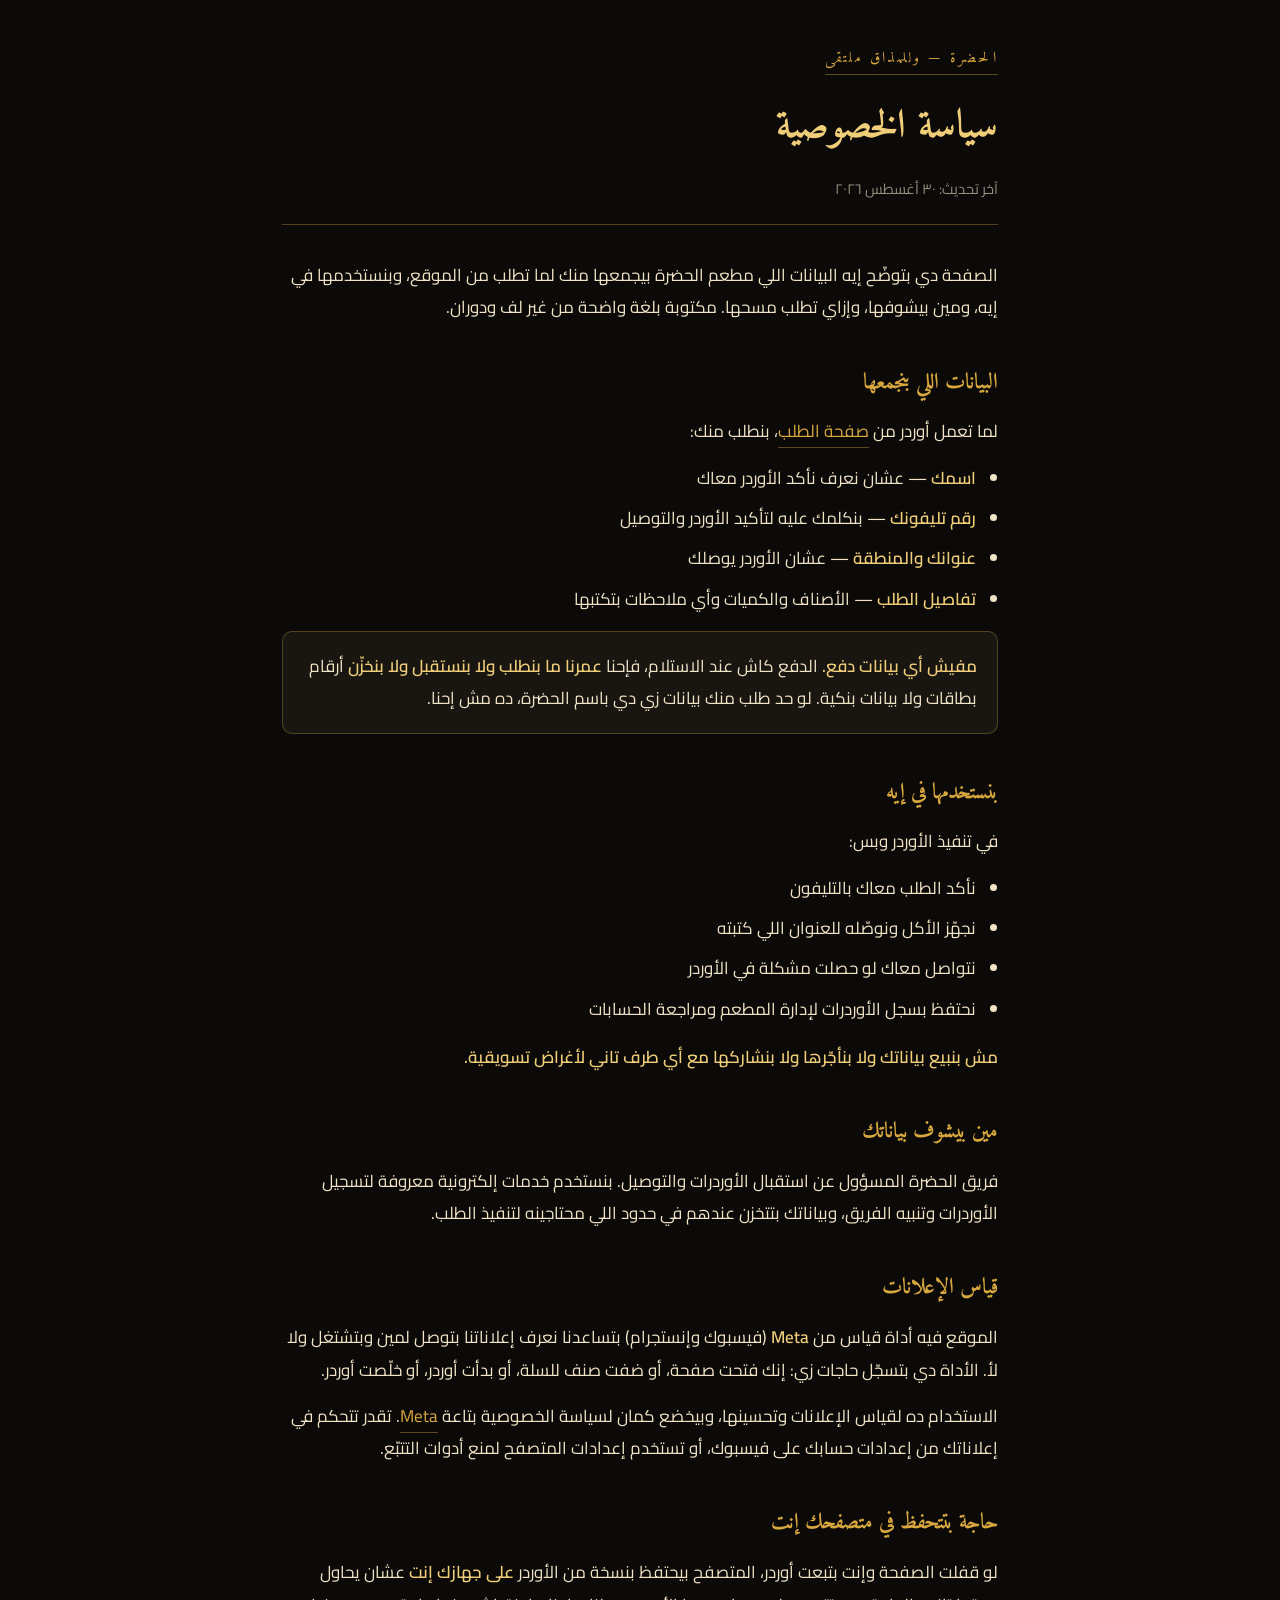
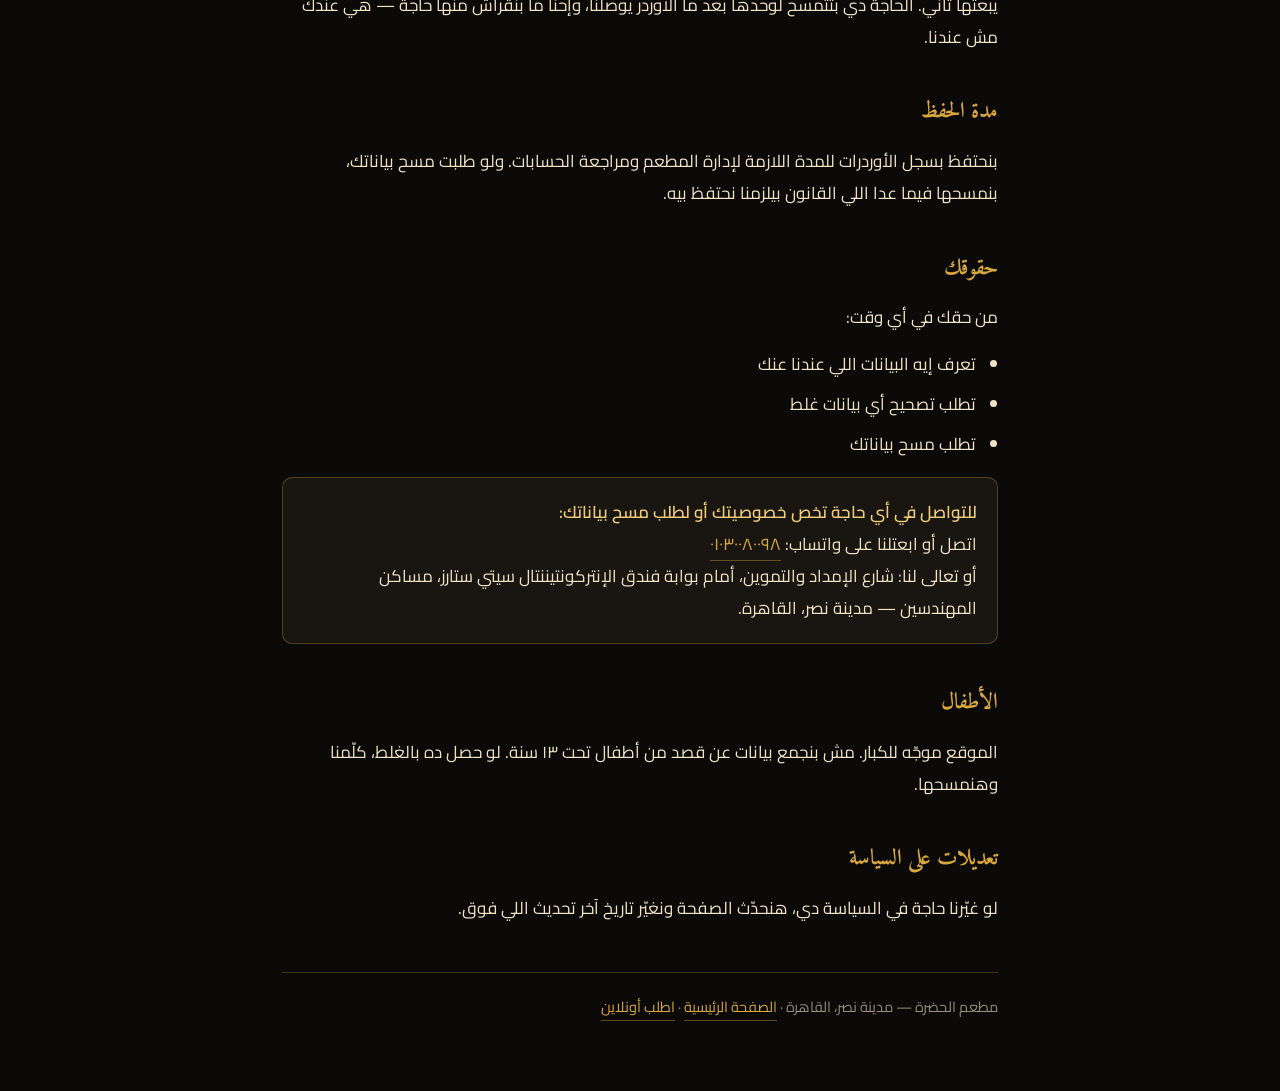
<file: privacy.html>
<!doctype html>
<html lang="ar" dir="rtl">
<head>
<meta charset="utf-8">
<meta name="viewport" content="width=device-width, initial-scale=1">
<title>سياسة الخصوصية — الحضرة</title>
<meta name="description" content="سياسة الخصوصية لمطعم الحضرة — إيه البيانات اللي بنجمعها من صفحة الأوردر، وبنستخدمها في إيه، وإزاي تطلب مسحها.">
<meta name="robots" content="index, follow">
<link rel="canonical" href="https://elhadragroup.com/privacy.html">
<link rel="preconnect" href="https://fonts.googleapis.com">
<link rel="preconnect" href="https://fonts.gstatic.com" crossorigin>
<link href="https://fonts.googleapis.com/css2?family=Amiri:wght@400;700&family=Cairo:wght@400;500;600;700&display=swap" rel="stylesheet">
<style>
  :root{
    --black:#0c0a08; --gold:#d8a83f; --gold-light:#f0ce79;
    --cream:#f0e3c6; --paper:#ead9b7; --ink:#211a13;
  }
  *{box-sizing:border-box}
  body{
    margin:0; background:var(--black); color:var(--cream);
    font-family:"Cairo",system-ui,sans-serif; font-size:17px; line-height:1.9;
  }
  .wrap{max-width:760px; margin:0 auto; padding:40px 22px 70px}
  header{border-bottom:1px solid rgba(216,168,63,.35); padding-bottom:22px; margin-bottom:34px}
  .brand{
    font-family:"Amiri",serif; font-size:15px; letter-spacing:.16em;
    color:var(--gold); text-decoration:none; display:inline-block; margin-bottom:14px;
  }
  h1{font-family:"Amiri",serif; font-size:clamp(28px,6vw,40px); color:var(--gold-light); margin:0; font-weight:700}
  .updated{color:rgba(240,227,198,.6); font-size:14.5px; margin:10px 0 0}
  h2{
    font-family:"Amiri",serif; font-size:22px; color:var(--gold);
    margin:38px 0 12px; font-weight:700;
  }
  p{margin:0 0 14px}
  ul{margin:0 0 16px; padding-inline-start:22px}
  li{margin-bottom:8px}
  strong{color:var(--gold-light); font-weight:600}
  a{color:var(--gold); text-decoration:none; border-bottom:1px solid rgba(216,168,63,.4)}
  a:hover,a:focus-visible{color:var(--gold-light); border-bottom-color:var(--gold-light)}
  :focus-visible{outline:2px solid var(--gold); outline-offset:3px}
  .box{
    background:rgba(234,217,183,.06); border:1px solid rgba(216,168,63,.3);
    border-radius:10px; padding:18px 20px; margin:0 0 16px;
  }
  .box p:last-child{margin-bottom:0}
  footer{
    margin-top:48px; padding-top:20px; border-top:1px solid rgba(216,168,63,.25);
    color:rgba(240,227,198,.6); font-size:14.5px;
  }
</style>
</head>
<body>
<div class="wrap">

<header>
  <a class="brand" href="/">الحضرة — وللمذاق ملتقى</a>
  <h1>سياسة الخصوصية</h1>
  <p class="updated">آخر تحديث: ٣٠ أغسطس ٢٠٢٦</p>
</header>

<p>
  الصفحة دي بتوضّح إيه البيانات اللي مطعم الحضرة بيجمعها منك لما تطلب من الموقع،
  وبنستخدمها في إيه، ومين بيشوفها، وإزاي تطلب مسحها. مكتوبة بلغة واضحة من غير لف ودوران.
</p>

<h2>البيانات اللي بنجمعها</h2>
<p>لما تعمل أوردر من <a href="/order.html">صفحة الطلب</a>، بنطلب منك:</p>
<ul>
  <li><strong>اسمك</strong> — عشان نعرف نأكد الأوردر معاك</li>
  <li><strong>رقم تليفونك</strong> — بنكلمك عليه لتأكيد الأوردر والتوصيل</li>
  <li><strong>عنوانك والمنطقة</strong> — عشان الأوردر يوصلك</li>
  <li><strong>تفاصيل الطلب</strong> — الأصناف والكميات وأي ملاحظات بتكتبها</li>
</ul>

<div class="box">
  <p>
    <strong>مفيش أي بيانات دفع.</strong> الدفع كاش عند الاستلام، فإحنا <strong>عمرنا ما بنطلب
    ولا بنستقبل ولا بنخزّن</strong> أرقام بطاقات ولا بيانات بنكية. لو حد طلب منك بيانات
    زي دي باسم الحضرة، ده مش إحنا.
  </p>
</div>

<h2>بنستخدمها في إيه</h2>
<p>في تنفيذ الأوردر وبس:</p>
<ul>
  <li>نأكد الطلب معاك بالتليفون</li>
  <li>نجهّز الأكل ونوصّله للعنوان اللي كتبته</li>
  <li>نتواصل معاك لو حصلت مشكلة في الأوردر</li>
  <li>نحتفظ بسجل الأوردرات لإدارة المطعم ومراجعة الحسابات</li>
</ul>
<p>
  <strong>مش بنبيع بياناتك ولا بنأجّرها ولا بنشاركها مع أي طرف تاني لأغراض تسويقية.</strong>
</p>

<h2>مين بيشوف بياناتك</h2>
<p>
  فريق الحضرة المسؤول عن استقبال الأوردرات والتوصيل. بنستخدم خدمات إلكترونية معروفة
  لتسجيل الأوردرات وتنبيه الفريق، وبياناتك بتتخزن عندهم في حدود اللي محتاجينه لتنفيذ الطلب.
</p>

<h2>قياس الإعلانات</h2>
<p>
  الموقع فيه أداة قياس من <strong>Meta</strong> (فيسبوك وإنستجرام) بتساعدنا نعرف
  إعلاناتنا بتوصل لمين وبتشتغل ولا لأ. الأداة دي بتسجّل حاجات زي:
  إنك فتحت صفحة، أو ضفت صنف للسلة، أو بدأت أوردر، أو خلّصت أوردر.
</p>
<p>
  الاستخدام ده لقياس الإعلانات وتحسينها، وبيخضع كمان لسياسة الخصوصية بتاعة
  <a href="https://www.facebook.com/privacy/policy/" target="_blank" rel="noopener">Meta</a>.
  تقدر تتحكم في إعلاناتك من إعدادات حسابك على فيسبوك، أو تستخدم إعدادات المتصفح
  لمنع أدوات التتبّع.
</p>

<h2>حاجة بتتحفظ في متصفحك إنت</h2>
<p>
  لو قفلت الصفحة وإنت بتبعت أوردر، المتصفح بيحتفظ بنسخة من الأوردر
  <strong>على جهازك إنت</strong> عشان يحاول يبعتها تاني. الحاجة دي بتتمسح لوحدها بعد ما
  الأوردر يوصلنا، وإحنا ما بنقراش منها حاجة — هي عندك مش عندنا.
</p>

<h2>مدة الحفظ</h2>
<p>
  بنحتفظ بسجل الأوردرات للمدة اللازمة لإدارة المطعم ومراجعة الحسابات.
  ولو طلبت مسح بياناتك، بنمسحها فيما عدا اللي القانون بيلزمنا نحتفظ بيه.
</p>

<h2>حقوقك</h2>
<p>من حقك في أي وقت:</p>
<ul>
  <li>تعرف إيه البيانات اللي عندنا عنك</li>
  <li>تطلب تصحيح أي بيانات غلط</li>
  <li>تطلب مسح بياناتك</li>
</ul>

<div class="box">
  <p>
    <strong>للتواصل في أي حاجة تخص خصوصيتك أو لطلب مسح بياناتك:</strong><br>
    اتصل أو ابعتلنا على واتساب: <a href="tel:01030080098">٠١٠٣٠٠٨٠٠٩٨</a><br>
    أو تعالى لنا: شارع الإمداد والتموين، أمام بوابة فندق الإنتركونتيننتال سيتي ستارز،
    مساكن المهندسين — مدينة نصر، القاهرة.
  </p>
</div>

<h2>الأطفال</h2>
<p>
  الموقع موجّه للكبار. مش بنجمع بيانات عن قصد من أطفال تحت ١٣ سنة.
  لو حصل ده بالغلط، كلّمنا وهنمسحها.
</p>

<h2>تعديلات على السياسة</h2>
<p>
  لو غيّرنا حاجة في السياسة دي، هنحدّث الصفحة ونغيّر تاريخ آخر تحديث اللي فوق.
</p>

<footer>
  مطعم الحضرة — مدينة نصر، القاهرة ·
  <a href="/">الصفحة الرئيسية</a> ·
  <a href="/order.html">اطلب أونلاين</a>
</footer>

</div>
</body>
</html>
</file>
<file: style.css>
:root {
  --bg: #ffffff;
  --surface: #fff7f0;
  --orange: #e8641c;
  --orange-deep: #b8480e;
  --ink: #241a14;
  --muted: #6f6058;
  --line: rgba(232, 100, 28, .22);
  --shell: 1240px;
}

* { box-sizing: border-box; }
html { scroll-behavior: smooth; scroll-padding-top: 140px; }
body { margin: 0; overflow-x: hidden; background: var(--bg); color: var(--ink); font-family: "Cairo", sans-serif; }
body::before { content: ""; position: fixed; inset: 0; z-index: 1000; pointer-events: none; opacity: .018; background-image: url("data:image/svg+xml,%3Csvg xmlns='http://www.w3.org/2000/svg' width='140' height='140' viewBox='0 0 140 140'%3E%3Cfilter id='n'%3E%3CfeTurbulence type='fractalNoise' baseFrequency='.75' numOctaves='2' stitchTiles='stitch'/%3E%3C/filter%3E%3Crect width='100%25' height='100%25' filter='url(%23n)' opacity='.6'/%3E%3C/svg%3E"); }
a { color: inherit; }
button { font: inherit; }
img { display: block; max-width: 100%; }
figure { margin: 0; }
:focus-visible { outline: 3px solid var(--orange-deep); outline-offset: 4px; }
.shell { width: min(calc(100% - 48px), var(--shell)); margin-inline: auto; }
.skip { position: fixed; z-index: 2000; inset: 10px auto auto 10px; transform: translateY(-160%); padding: 10px 16px; background: var(--orange-deep); color: var(--bg); }
.skip:focus { transform: none; }
.top-anchor { display: block; height: 0; }

.header { position: sticky; top: 0; z-index: 100; border-bottom: 1px solid var(--line); background: rgba(255, 255, 255, .96); backdrop-filter: blur(14px); }
.nav-shell { min-height: 132px; display: grid; grid-template-columns: auto 1fr auto; align-items: center; gap: 34px; }
.logo { display: flex; align-items: center; color: var(--orange-deep); text-decoration: none; }
.logo img { width: 132px; height: 132px; object-fit: contain; }
.nav-links { display: flex; justify-content: center; gap: 30px; }
.nav-links a { position: relative; color: var(--muted); font-size: 12px; font-weight: 700; text-decoration: none; }
.nav-links a::after { content: ""; position: absolute; right: 0; left: 0; bottom: -11px; height: 1px; background: var(--orange); transform: scaleX(0); transition: .2s; }
.nav-links a:hover::after, .nav-links a.is-active::after { transform: scaleX(1); }
.gold-button, .black-button, .ghost-button { min-height: 48px; display: inline-flex; align-items: center; justify-content: center; padding: 0 24px; border: 1px solid transparent; border-radius: 4px; font-size: 12px; font-weight: 900; text-decoration: none; cursor: pointer; transition: .2s; }
.gold-button { background: var(--orange-deep); color: var(--bg); box-shadow: 0 10px 28px rgba(232, 100, 28, .2); }
.gold-button:hover { transform: translateY(-2px); filter: brightness(1.05); }
.black-button { border-color: var(--orange-deep); background: var(--bg); color: var(--orange-deep); }
.black-button:hover { background: var(--orange-deep); color: var(--bg); }
.ghost-button { border-color: rgba(255, 255, 255, .72); color: var(--bg); }
.header-cta { min-height: 42px; padding-inline: 18px; }
.nav-toggle { display: none; width: 44px; height: 44px; border: 1px solid var(--line); background: transparent; color: var(--orange-deep); font-size: 20px; cursor: pointer; }

.hero { position: relative; min-height: 720px; display: flex; align-items: center; isolation: isolate; background: url("img/hero.jpg") center 66% / cover no-repeat; color: var(--bg); }
.hero-shade { position: absolute; inset: 0; z-index: -1; background: linear-gradient(90deg, rgba(7, 5, 3, .9) 0%, rgba(7, 5, 3, .72) 38%, rgba(7, 5, 3, .18) 70%, rgba(7, 5, 3, .4) 100%), linear-gradient(0deg, rgba(8, 6, 4, .75), transparent 50%); }
.hero-inner { display: grid; grid-template-columns: minmax(350px, 520px) 1fr; }
.hero-copy { padding-block: 72px; }
.ornament-label { display: inline-flex; align-items: center; gap: 12px; color: var(--orange-deep); font-size: 11px; font-weight: 800; }
.ornament-label::before { content: "✦"; color: var(--orange); }
.hero .ornament-label { color: var(--bg); }
.hero h1 { margin: 16px 0 18px; font-family: "Amiri", serif; font-size: clamp(68px, 7vw, 108px); line-height: .9; font-weight: 700; }
.hero h1 em { color: var(--orange); font-style: normal; }
.hero-copy > p { max-width: 500px; margin: 0; color: var(--surface); font-size: 15px; line-height: 2; }
.hero-copy > .discount-badge { width: fit-content; max-width: 100%; margin-top: 6px; padding: 4px 12px; border: 1px solid var(--orange); border-radius: 4px; background: rgba(255, 247, 240, .96); color: var(--orange-deep); font-size: 12px; line-height: 1.5; }
.discount-badge b { font-weight: 900; }
.discount-badge + .hero-actions { margin-top: 10px; }
.hero-actions { display: flex; gap: 12px; margin-top: 28px; }
.hero-trust { display: flex; gap: 22px; margin-top: 38px; padding-top: 22px; border-top: 1px solid rgba(255, 255, 255, .3); color: var(--surface); font-size: 9px; }
.hero-trust span { display: grid; gap: 3px; }
.hero-trust b { color: var(--bg); font-size: 15px; }

.dark-texture { position: relative; background-color: var(--surface); background-image: radial-gradient(circle at 15% 30%, rgba(232, 100, 28, .07), transparent 27%), radial-gradient(circle at 85% 70%, rgba(232, 100, 28, .045), transparent 25%), linear-gradient(rgba(232, 100, 28, .025) 1px, transparent 1px), linear-gradient(90deg, rgba(232, 100, 28, .025) 1px, transparent 1px); background-size: auto, auto, 32px 32px, 32px 32px; }
.category-band { padding: 78px 0 88px; border-block: 1px solid var(--line); }
.section-heading { max-width: 720px; margin: 0 auto 42px; color: var(--ink); text-align: center; }
.section-heading.light { color: var(--ink); }
.section-heading > span { color: var(--orange-deep); font-size: 10px; font-weight: 900; }
.section-heading h2 { margin: 8px 0 10px; font-family: "Amiri", serif; font-size: clamp(37px, 4vw, 55px); line-height: 1.2; }
.section-heading h2 { color: var(--orange); }
.section-heading i { width: 90px; height: 1px; display: block; position: relative; margin: 0 auto; background: linear-gradient(90deg, transparent, var(--orange), transparent); }
.section-heading i::after { content: "◆"; position: absolute; left: 50%; top: 50%; transform: translate(-50%, -52%); padding: 0 8px; color: var(--orange); font-size: 7px; background: inherit; }
.section-heading p { margin: 18px 0 0; color: var(--muted); font-size: 12px; line-height: 1.8; }
.category-grid { display: grid; grid-template-columns: repeat(4, 1fr); gap: 12px; }
.category { min-height: 154px; display: flex; flex-direction: column; align-items: center; justify-content: center; padding: 18px 10px; border: 1px solid var(--line); border-radius: 0; background: var(--bg); text-align: center; cursor: pointer; transition: .25s; }
.category:hover, .category[aria-selected="true"] { transform: translateY(-5px); border-color: var(--orange); background: var(--surface); }
.category svg { width: 48px; height: 48px; margin-bottom: 15px; fill: none; stroke: var(--orange); stroke-width: 1.4; stroke-linecap: round; stroke-linejoin: round; }
.category b { color: var(--orange-deep); font-family: "Amiri", serif; font-size: 19px; }
.category small { margin-top: 5px; color: var(--muted); font-size: 8px; }

.paper-section { position: relative; padding: 88px 0; background-color: var(--surface); background-image: radial-gradient(circle at 15% 20%, rgba(232, 100, 28, .06), transparent 24%), radial-gradient(circle at 80% 75%, rgba(232, 100, 28, .04), transparent 30%), linear-gradient(90deg, transparent 96%, rgba(232, 100, 28, .04) 100%); color: var(--ink); }
.paper-section::before, .paper-section::after { content: ""; position: absolute; right: 0; left: 0; height: 18px; background: linear-gradient(135deg, transparent 8px, var(--orange) 0) 0 0 / 18px 18px repeat-x; opacity: .1; }
.paper-section::before { top: 0; transform: rotate(180deg); }
.paper-section::after { bottom: 0; }
.menu-toolbar { display: flex; align-items: center; justify-content: space-between; gap: 22px; margin: -8px 0 30px; }
.menu-status { margin: 0; color: var(--muted); font-size: 12px; font-weight: 700; }
.menu-toggle { flex: 0 0 auto; }
.menu-grid { display: grid; grid-template-columns: repeat(3, 1fr); gap: 18px; }
.dish-card { position: relative; overflow: hidden; border: 1px solid var(--line); background: var(--bg); color: var(--ink); box-shadow: 0 18px 38px rgba(36, 26, 20, .12); }
.dish-card.is-star::before { content: "اختيار الحضرة"; position: absolute; top: 14px; right: 14px; z-index: 2; padding: 6px 10px; background: var(--orange-deep); color: var(--bg); font-size: 8px; font-weight: 900; }
.dish-media img { width: 100%; aspect-ratio: 4 / 3; object-fit: cover; }
.dish-card-body { min-height: 175px; position: relative; padding: 22px; }
.dish-head { display: flex; align-items: start; justify-content: space-between; gap: 16px; }
.dish-card h3 { margin: 0 0 9px; color: var(--orange-deep); font-family: "Amiri", serif; font-size: 23px; line-height: 1.25; }
.dish-card p { margin: 0; color: var(--muted); font-size: 10px; line-height: 1.8; }
.dish-card .price { flex: 0 0 auto; color: var(--orange-deep); font-size: 12px; font-weight: 900; white-space: nowrap; }
.dish-card .price small { display: block; color: var(--muted); font-size: 7px; }
.dish-card .tag { display: inline-block; margin-top: 12px; padding: 5px 8px; border: 1px solid var(--line); color: var(--orange-deep); font-size: 8px; }
.dish-card.no-media .dish-card-body { min-height: 142px; }
.dish-card.name-only .dish-card-body { min-height: 104px; }
.dish-card.no-media { box-shadow: none; background: var(--surface); }
.menu-note { margin: 28px 0 0; color: var(--muted); font-size: 10px; text-align: center; }

.about { padding: 98px 0; border-block: 1px solid var(--line); }
.about-grid { display: grid; grid-template-columns: 1.05fr .95fr; align-items: center; gap: clamp(50px, 8vw, 110px); }
.photo-stack { min-height: 580px; position: relative; }
.photo-stack figure { overflow: hidden; border: 8px solid var(--bg); box-shadow: 0 24px 60px rgba(36, 26, 20, .2); }
.photo-stack img { width: 100%; height: 100%; object-fit: cover; }
.photo-main { width: 68%; height: 530px; position: absolute; right: 0; top: 0; transform: rotate(3deg); }
.photo-small { width: 52%; height: 380px; position: absolute; left: 0; bottom: 0; transform: rotate(-3deg); }
.about-copy h2 { margin: 14px 0 20px; color: var(--orange); font-family: "Amiri", serif; font-size: clamp(48px, 5vw, 70px); line-height: 1.05; }
.about-copy > p { margin: 0; color: var(--muted); font-size: 13px; line-height: 2.1; }
.facts { display: grid; grid-template-columns: repeat(3, 1fr); gap: 10px; margin: 28px 0; }
.facts span { min-height: 95px; display: grid; align-content: center; padding: 12px; border: 1px solid var(--line); text-align: center; }
.facts b { color: var(--orange-deep); font-size: 13px; }
.facts small { margin-top: 6px; color: var(--muted); font-size: 8px; }

.gallery-section { padding-block: 70px; }
.gallery-strip { display: grid; grid-template-columns: repeat(5, 1fr); gap: 10px; }
.gallery-strip img { width: 100%; aspect-ratio: 1 / 1; object-fit: cover; border: 1px solid var(--line); }
.gallery-strip { scrollbar-width: none; }
.gallery-strip::-webkit-scrollbar { display: none; }

.contact { padding: 74px 0; border-top: 1px solid var(--line); }
.contact-grid { display: grid; grid-template-columns: 1fr 1fr; align-items: center; gap: 80px; }
.contact h2 { margin: 12px 0; color: var(--orange); font-family: "Amiri", serif; font-size: 44px; }
.contact p { max-width: 580px; margin: 0 0 24px; color: var(--muted); font-size: 12px; line-height: 1.9; }
.contact ul { margin: 0; padding: 0; list-style: none; }
.contact li { display: grid; grid-template-columns: 110px 1fr; gap: 18px; padding: 15px 0; border-bottom: 1px solid var(--line); font-size: 11px; }
.contact li b { color: var(--orange-deep); }
.contact li span { color: var(--ink); }
.contact li a { color: var(--orange-deep); text-decoration: none; }

.footer { padding: 58px 0 24px; border-top: 1px solid var(--line); background: var(--surface); }
.footer-grid { display: grid; grid-template-columns: 1.5fr 1fr 1fr; gap: 70px; }
.footer-grid > div { display: grid; align-content: start; gap: 9px; }
.footer-grid b { color: var(--orange-deep); font-size: 12px; }
.footer-grid a { color: var(--orange-deep); font-size: 10px; text-decoration: none; }
.footer-grid span { color: var(--muted); font-size: 10px; text-decoration: none; }
.footer-brand img { width: 96px; height: 96px; object-fit: contain; }
.footer-brand > b { font-family: "Amiri", serif; font-size: 24px; }
.footer > p { margin: 44px 0 0; color: var(--muted); font-size: 9px; text-align: center; }
.order-fab { position: fixed; left: 18px; bottom: 18px; z-index: 90; display: none; padding: 14px 18px; border-radius: 5px; background: var(--orange-deep); color: var(--bg); font-size: 11px; font-weight: 900; text-decoration: none; box-shadow: 0 12px 30px rgba(36, 26, 20, .2); }

@media (max-width: 980px) {
  .nav-links { gap: 18px; }
  .header-cta { display: none; }
  .category-grid { grid-template-columns: repeat(2, 1fr); }
  .menu-grid { grid-template-columns: repeat(2, 1fr); }
  .about-grid { grid-template-columns: 1fr; }
  .photo-stack { order: 2; }
}

@media (max-width: 720px) {
  html { scroll-padding-top: 104px; }
  .shell { width: min(calc(100% - 28px), var(--shell)); }
  .nav-shell { min-height: 96px; grid-template-columns: 1fr auto; }
  .logo img { width: 92px; height: 92px; }
  .nav-toggle { display: block; }
  .nav-links { position: absolute; top: calc(100% + 1px); right: 14px; left: 14px; display: none; padding: 12px; border: 1px solid var(--line); background: var(--bg); }
  .header.is-open .nav-links { display: grid; }
  .nav-links a { padding: 12px; border-bottom: 1px solid var(--line); }
  .hero { min-height: 690px; background-position: center 70%; }
  .hero-shade { background: linear-gradient(0deg, rgba(7, 5, 3, .96) 0%, rgba(7, 5, 3, .72) 52%, rgba(7, 5, 3, .16) 100%); }
  .hero-inner { grid-template-columns: 1fr; align-items: end; }
  .hero-copy { align-self: end; padding: 260px 0 48px; }
  .hero h1 { font-size: 66px; }
  .hero-copy > p { font-size: 12px; }
  .hero-actions { display: grid; grid-template-columns: 1fr 1fr; }
  .hero-trust { gap: 10px; justify-content: space-between; }
  .category-band, .paper-section, .about { padding-block: 68px; }
  .category { min-height: 135px; }
  .menu-toolbar { align-items: stretch; flex-direction: column; text-align: center; }
  .menu-grid { grid-template-columns: 1fr; }
  .dish-card.has-media { display: grid; grid-template-columns: minmax(128px, 42%) 1fr; }
  .dish-card.has-media .dish-media, .dish-card.has-media .dish-media img { height: 100%; }
  .dish-card.has-media .dish-media img { aspect-ratio: auto; }
  .dish-card-body { min-height: 155px; padding: 18px; }
  .dish-card h3 { font-size: 21px; }
  .about-grid { gap: 40px; }
  .photo-stack { min-height: 450px; }
  .photo-main { height: 400px; }
  .photo-small { height: 280px; }
  .facts { gap: 6px; }
  .facts span { padding-inline: 6px; }
  .gallery-strip { display: flex; margin-inline: -14px; padding-inline: 14px; overflow-x: auto; }
  .gallery-strip img { flex: 0 0 72%; }
  .contact-grid { grid-template-columns: 1fr; gap: 35px; }
  .contact li { grid-template-columns: 85px 1fr; }
  .footer-grid { grid-template-columns: 1fr 1fr; gap: 36px 20px; }
  .footer-brand { grid-column: 1 / -1; }
  .order-fab { display: block; }
}

@media (max-width: 390px) {
  .hero h1 { font-size: 59px; }
  .hero-trust { font-size: 8px; }
  .category b { font-size: 17px; }
  .dish-card.has-media { grid-template-columns: 40% 1fr; }
  .dish-card-body { padding: 15px; }
  .photo-stack { min-height: 410px; }
  .photo-main { width: 72%; height: 360px; }
  .photo-small { width: 55%; height: 250px; }
}

@media (prefers-reduced-motion: reduce) {
  * { scroll-behavior: auto !important; transition: none !important; }
}
</file>
